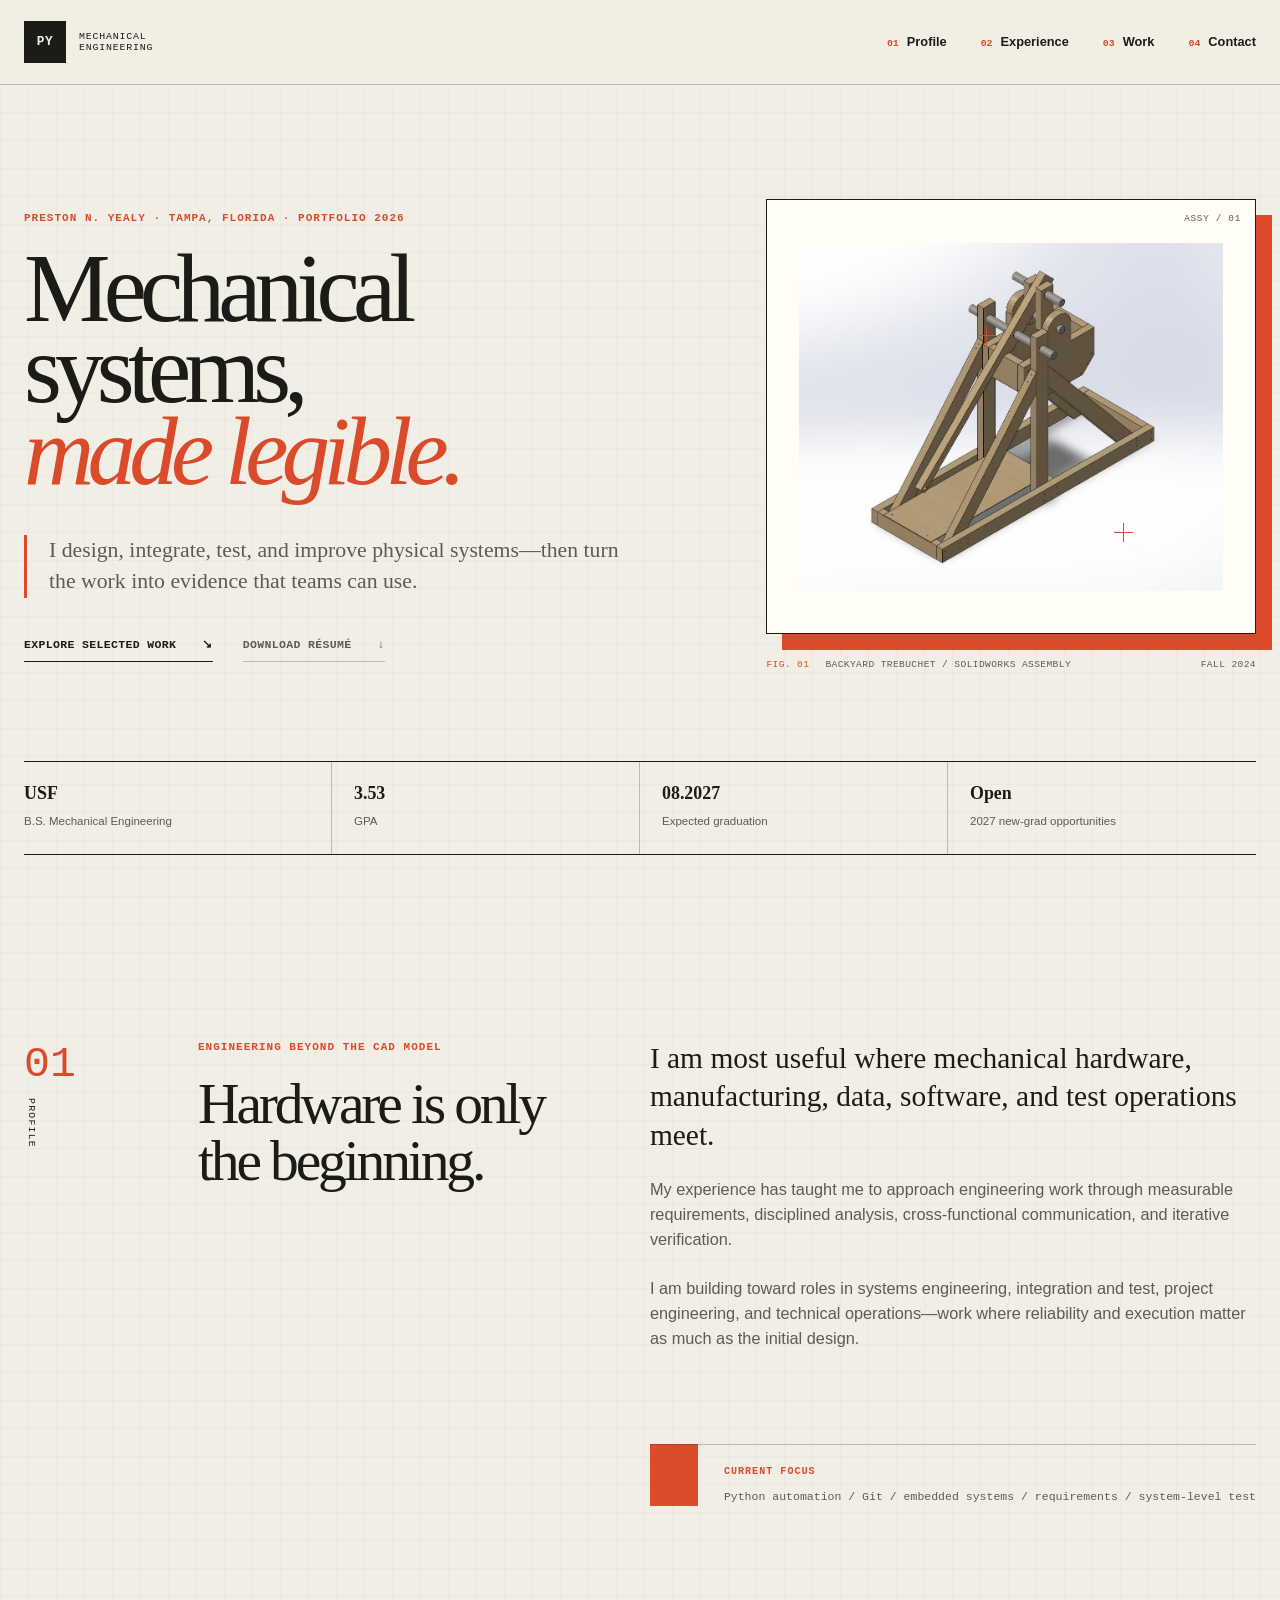
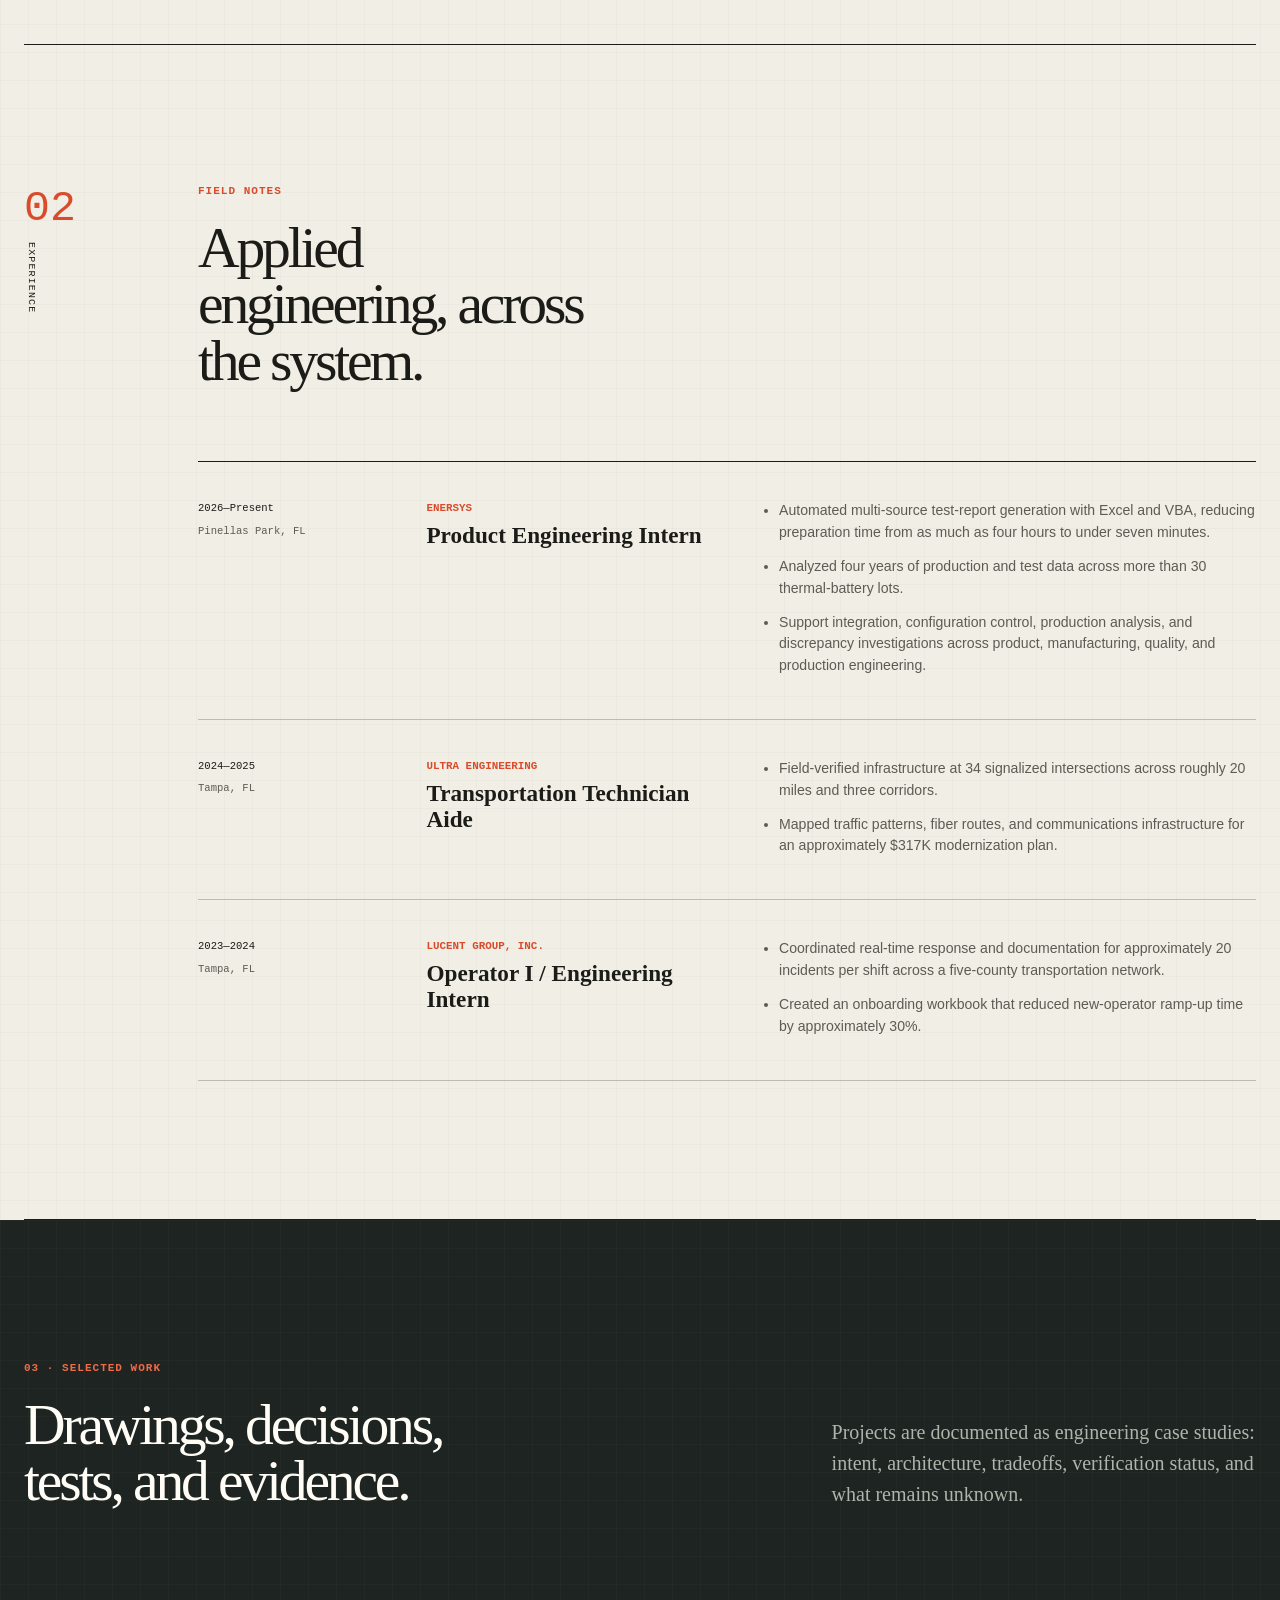
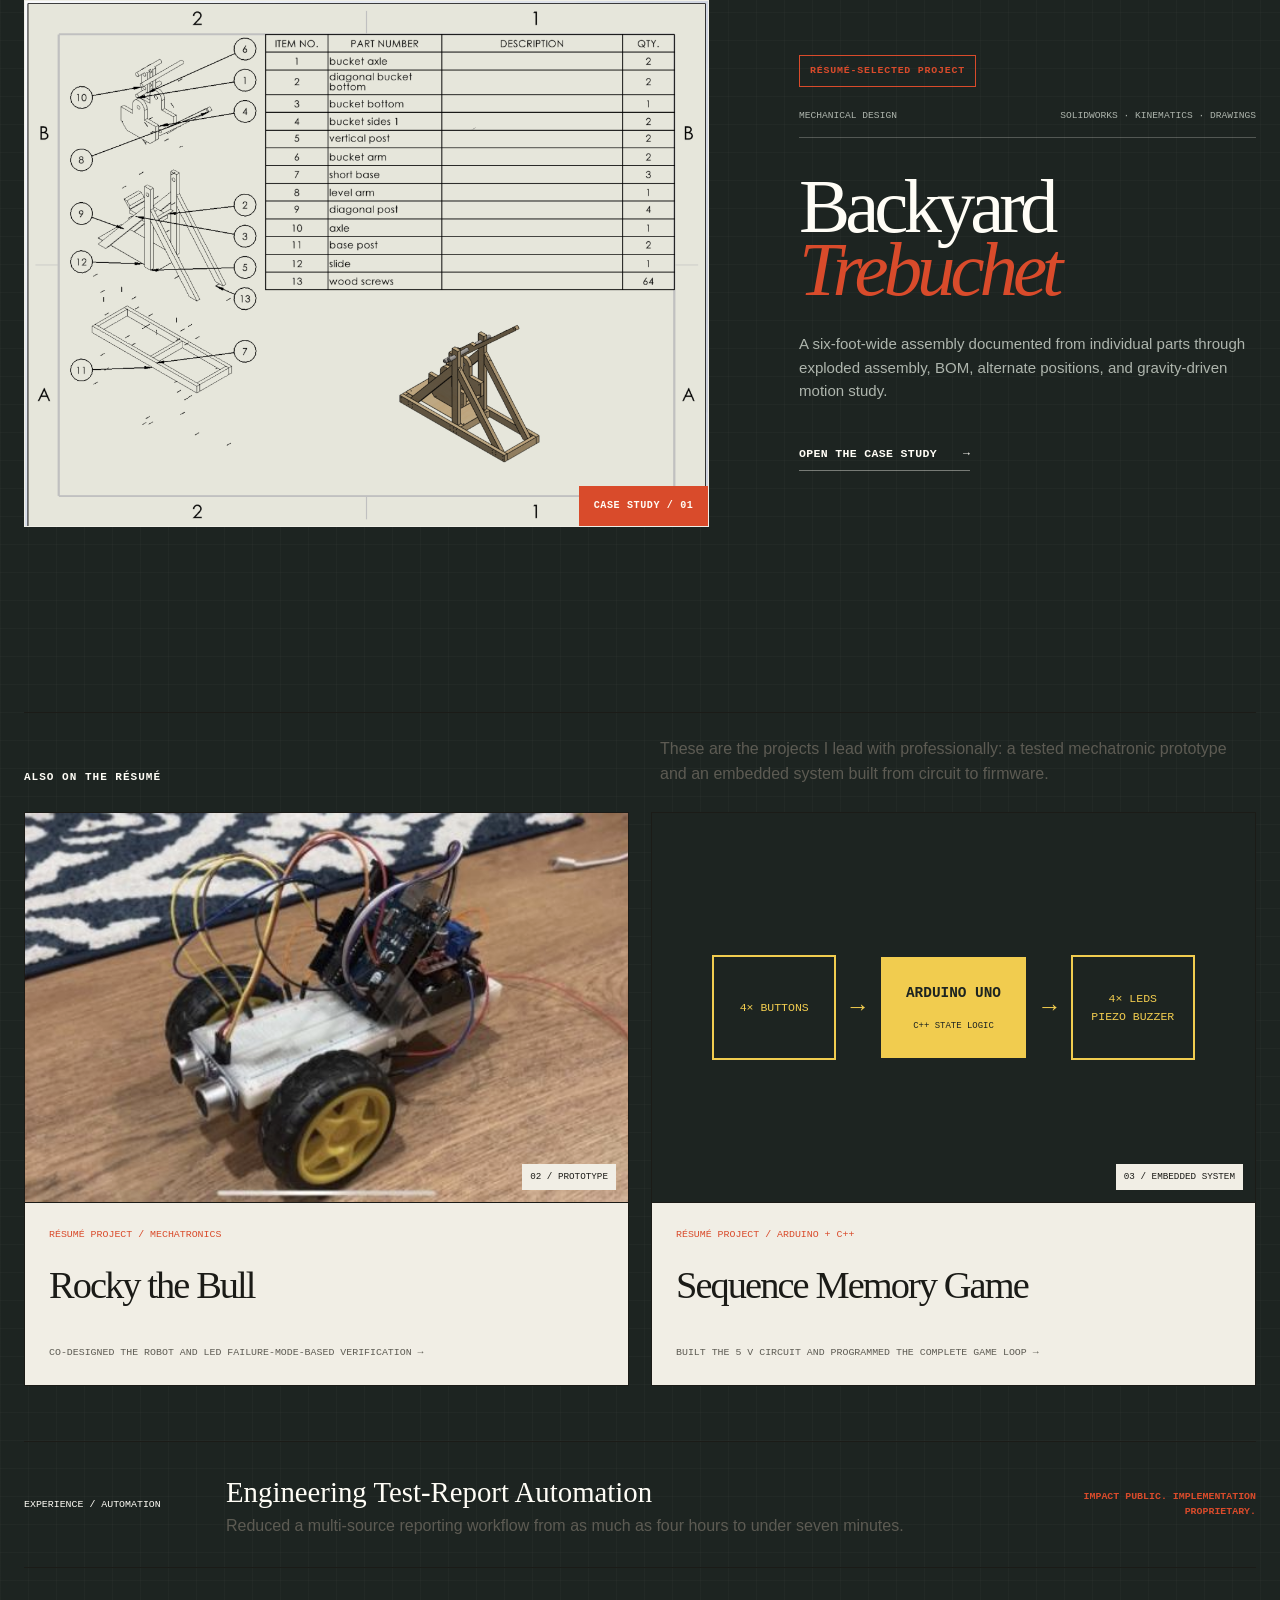
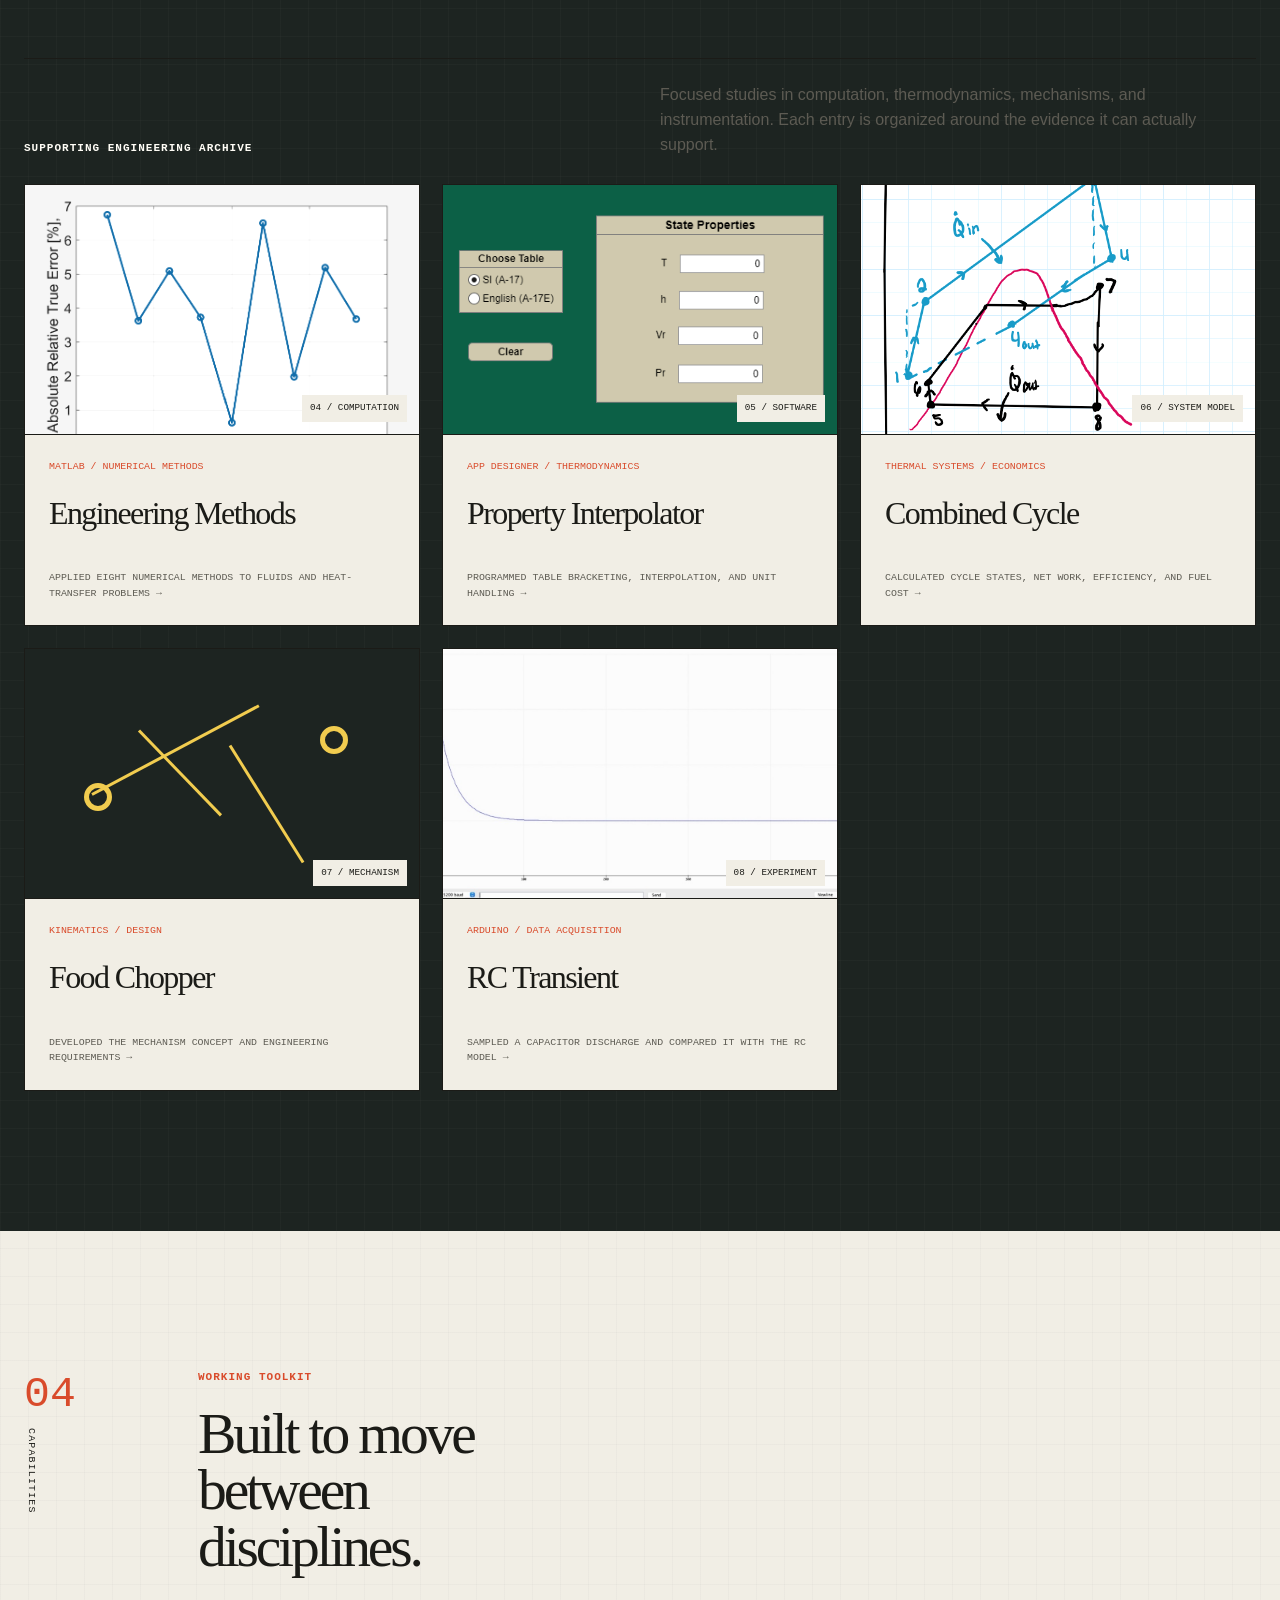
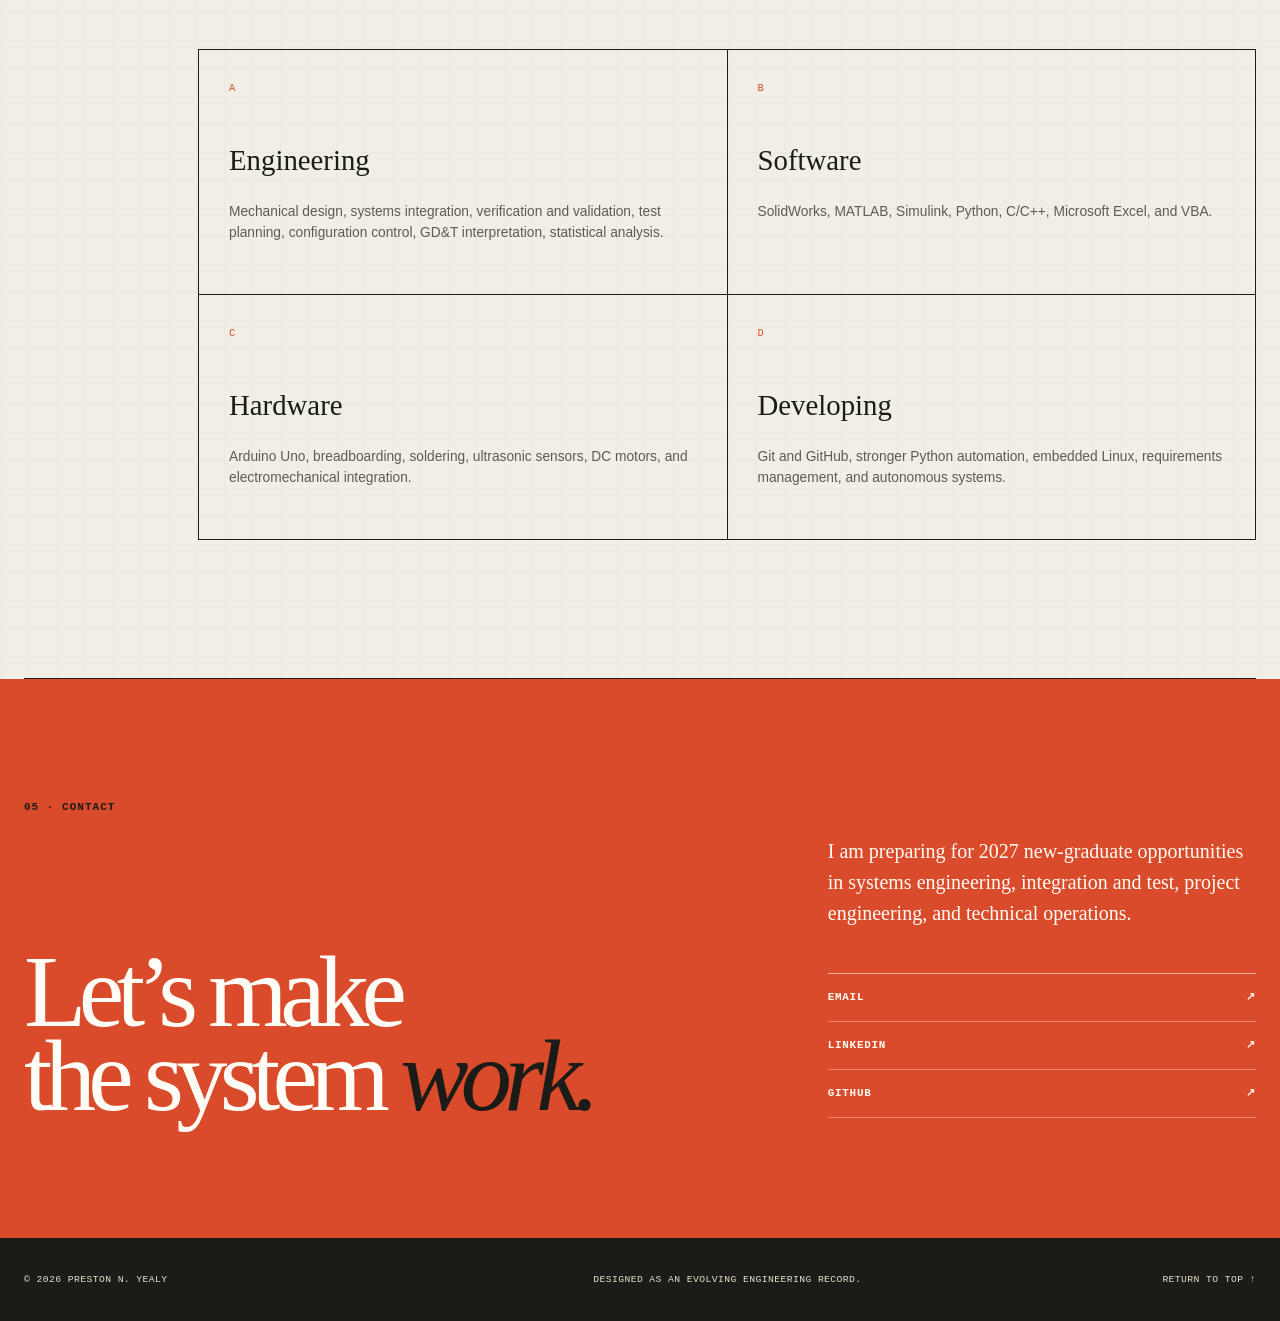
<file: index.html>
<!DOCTYPE html>
<html lang="en">
<head>
  <meta charset="UTF-8">
  <meta name="viewport" content="width=device-width, initial-scale=1.0">
  <meta name="description" content="Mechanical engineering portfolio of Preston N. Yealy, focused on systems integration, test engineering, project execution, and high-consequence products.">
  <title>Preston N. Yealy | Mechanical Engineering</title>
  <link rel="stylesheet" href="styles.css">
</head>
<body class="home-page">
  <header class="site-header">
    <div class="header-inner">
      <a class="wordmark" href="#top" aria-label="Preston Yealy, home">
        <span>PY</span>
        <small>Mechanical<br>Engineering</small>
      </a>
      <button class="menu-button" type="button" aria-expanded="false" aria-controls="site-nav">Index</button>
      <nav class="site-nav" id="site-nav" aria-label="Primary navigation">
        <a href="#about"><span>01</span>Profile</a>
        <a href="#experience"><span>02</span>Experience</a>
        <a href="#projects"><span>03</span>Work</a>
        <a href="#contact"><span>04</span>Contact</a>
      </nav>
    </div>
  </header>

  <main id="top">
    <section class="home-hero">
      <div class="hero-copy">
        <p class="kicker">Preston N. Yealy · Tampa, Florida · Portfolio 2026</p>
        <h1>Mechanical systems,<br><em>made legible.</em></h1>
        <p class="hero-intro">I design, integrate, test, and improve physical systems—then turn the work into evidence that teams can use.</p>
        <div class="hero-actions">
          <a class="text-link" href="#projects">Explore selected work <span aria-hidden="true">↘</span></a>
          <a class="text-link muted-link" href="assets/Preston_Yealy_Resume.docx">Download résumé <span aria-hidden="true">↓</span></a>
        </div>
      </div>

      <figure class="hero-figure">
        <div class="figure-frame">
          <img src="assets/projects/trebuchet/solidworks-assembly.jpg" alt="SolidWorks rendering of Preston Yealy's trebuchet assembly">
          <span class="crosshair crosshair-one" aria-hidden="true"></span>
          <span class="crosshair crosshair-two" aria-hidden="true"></span>
        </div>
        <figcaption>
          <span>Fig. 01</span>
          <span>Backyard Trebuchet / SolidWorks assembly</span>
          <span>Fall 2024</span>
        </figcaption>
      </figure>

      <ul class="hero-facts" aria-label="Quick facts">
        <li><strong>USF</strong><span>B.S. Mechanical Engineering</span></li>
        <li><strong>3.53</strong><span>GPA</span></li>
        <li><strong>08.2027</strong><span>Expected graduation</span></li>
        <li><strong>Open</strong><span>2027 new-grad opportunities</span></li>
      </ul>
    </section>

    <section id="about" class="editorial-section profile-section">
      <div class="section-index">
        <span>01</span>
        <p>Profile</p>
      </div>
      <div class="section-heading">
        <p class="kicker">Engineering beyond the CAD model</p>
        <h2>Hardware is only the beginning.</h2>
      </div>
      <div class="section-body profile-copy">
        <p class="lead">I am most useful where mechanical hardware, manufacturing, data, software, and test operations meet.</p>
        <p>My experience has taught me to approach engineering work through measurable requirements, disciplined analysis, cross-functional communication, and iterative verification.</p>
        <p>I am building toward roles in systems engineering, integration and test, project engineering, and technical operations—work where reliability and execution matter as much as the initial design.</p>
      </div>
      <aside class="margin-note">
        <span>Current focus</span>
        <p>Python automation / Git / embedded systems / requirements / system-level test</p>
      </aside>
    </section>

    <section id="experience" class="editorial-section experience-section">
      <div class="section-index">
        <span>02</span>
        <p>Experience</p>
      </div>
      <div class="section-heading">
        <p class="kicker">Field notes</p>
        <h2>Applied engineering, across the system.</h2>
      </div>
      <div class="experience-list">
        <article class="experience-row">
          <div class="experience-meta">
            <span>2026—Present</span>
            <span>Pinellas Park, FL</span>
          </div>
          <div class="experience-role">
            <p>EnerSys</p>
            <h3>Product Engineering Intern</h3>
          </div>
          <ul>
            <li>Automated multi-source test-report generation with Excel and VBA, reducing preparation time from as much as four hours to under seven minutes.</li>
            <li>Analyzed four years of production and test data across more than 30 thermal-battery lots.</li>
            <li>Support integration, configuration control, production analysis, and discrepancy investigations across product, manufacturing, quality, and production engineering.</li>
          </ul>
        </article>
        <article class="experience-row">
          <div class="experience-meta">
            <span>2024—2025</span>
            <span>Tampa, FL</span>
          </div>
          <div class="experience-role">
            <p>Ultra Engineering</p>
            <h3>Transportation Technician Aide</h3>
          </div>
          <ul>
            <li>Field-verified infrastructure at 34 signalized intersections across roughly 20 miles and three corridors.</li>
            <li>Mapped traffic patterns, fiber routes, and communications infrastructure for an approximately $317K modernization plan.</li>
          </ul>
        </article>
        <article class="experience-row">
          <div class="experience-meta">
            <span>2023—2024</span>
            <span>Tampa, FL</span>
          </div>
          <div class="experience-role">
            <p>Lucent Group, Inc.</p>
            <h3>Operator I / Engineering Intern</h3>
          </div>
          <ul>
            <li>Coordinated real-time response and documentation for approximately 20 incidents per shift across a five-county transportation network.</li>
            <li>Created an onboarding workbook that reduced new-operator ramp-up time by approximately 30%.</li>
          </ul>
        </article>
      </div>
    </section>

    <section id="projects" class="work-section">
      <div class="work-intro">
        <div>
          <p class="kicker">03 · Selected work</p>
          <h2>Drawings, decisions,<br>tests, and evidence.</h2>
        </div>
        <p>Projects are documented as engineering case studies: intent, architecture, tradeoffs, verification status, and what remains unknown.</p>
      </div>

      <article class="featured-work">
        <a class="featured-image" href="projects/trebuchet.html" aria-label="Read the Backyard Trebuchet case study">
          <img src="assets/projects/trebuchet/exploded-view-bom.png" alt="Exploded SolidWorks drawing and bill of materials for the trebuchet" loading="lazy">
          <span class="image-stamp">Case study / 01</span>
        </a>
        <div class="featured-copy">
          <span class="resume-project-badge">Résumé-selected project</span>
          <div class="project-meta">
            <span>Mechanical design</span>
            <span>SolidWorks · Kinematics · Drawings</span>
          </div>
          <h3>Backyard<br><em>Trebuchet</em></h3>
          <p>A six-foot-wide assembly documented from individual parts through exploded assembly, BOM, alternate positions, and gravity-driven motion study.</p>
          <a class="project-link" href="projects/trebuchet.html">Open the case study <span aria-hidden="true">→</span></a>
        </div>
      </article>

      <div class="collection-heading">
        <p class="kicker">Also on the résumé</p>
        <p>These are the projects I lead with professionally: a tested mechatronic prototype and an embedded system built from circuit to firmware.</p>
      </div>
      <div class="resume-project-grid">
        <a class="project-card project-card--rocky" href="projects/rocky.html">
          <figure><img src="assets/projects/rocky/integration-test.jpg" alt="Rocky the Bull robot during chassis integration and testing" loading="lazy"><figcaption>02 / Prototype</figcaption></figure>
          <div><p>Résumé project / Mechatronics</p><h3>Rocky the Bull</h3><span>Co-designed the robot and led failure-mode-based verification &rarr;</span></div>
        </a>
        <a class="project-card project-card--arduino" href="projects/arduino-memory-game.html">
          <figure class="card-circuit" aria-label="Arduino memory game system diagram">
            <div class="mini-system"><span class="mini-input">4× buttons</span><i>&rarr;</i><strong>Arduino Uno<br><small>C++ state logic</small></strong><i>&rarr;</i><span class="mini-output">4× LEDs<br>piezo buzzer</span></div>
            <figcaption>03 / Embedded system</figcaption>
          </figure>
          <div><p>Résumé project / Arduino + C++</p><h3>Sequence Memory Game</h3><span>Built the 5 V circuit and programmed the complete game loop &rarr;</span></div>
        </a>
      </div>

      <aside class="confidential-work">
        <span>Experience / Automation</span>
        <div><h3>Engineering Test-Report Automation</h3><p>Reduced a multi-source reporting workflow from as much as four hours to under seven minutes.</p></div>
        <strong>Impact public. Implementation proprietary.</strong>
      </aside>

      <div class="collection-heading supporting-heading">
        <p class="kicker">Supporting engineering archive</p>
        <p>Focused studies in computation, thermodynamics, mechanisms, and instrumentation. Each entry is organized around the evidence it can actually support.</p>
      </div>
      <div class="project-mosaic" aria-label="Supporting project case studies">
        <a class="project-card project-card--computational" href="projects/computational-methods.html">
          <figure><img src="assets/projects/computational/velocity-plot.png" alt="MATLAB comparison of theoretical and experimental pipe velocity" loading="lazy"><figcaption>04 / Computation</figcaption></figure>
          <div><p>MATLAB / Numerical methods</p><h3>Engineering Methods</h3><span>Applied eight numerical methods to fluids and heat-transfer problems &rarr;</span></div>
        </a>
        <a class="project-card project-card--software" href="projects/ideal-gas-interpolator.html">
          <figure><img src="assets/projects/ideal-gas/app-screenshot.png" alt="Ideal gas property interpolation application interface" loading="lazy"><figcaption>05 / Software</figcaption></figure>
          <div><p>App Designer / Thermodynamics</p><h3>Property Interpolator</h3><span>Programmed table bracketing, interpolation, and unit handling &rarr;</span></div>
        </a>
        <a class="project-card project-card--thermal" href="projects/combined-cycle.html">
          <figure><img src="assets/projects/thermal/ts-diagram.png" alt="Temperature-entropy diagram for a combined power cycle" loading="lazy"><figcaption>06 / System model</figcaption></figure>
          <div><p>Thermal systems / Economics</p><h3>Combined Cycle</h3><span>Calculated cycle states, net work, efficiency, and fuel cost &rarr;</span></div>
        </a>
        <a class="project-card project-card--mechanism" href="projects/food-chopper.html">
          <figure class="card-mechanism" aria-label="Abstract linkage diagram"><i></i><i></i><i></i><b></b><b></b><figcaption>07 / Mechanism</figcaption></figure>
          <div><p>Kinematics / Design</p><h3>Food Chopper</h3><span>Developed the mechanism concept and engineering requirements &rarr;</span></div>
        </a>
        <a class="project-card project-card--experiment" href="projects/rc-transient.html">
          <figure><img src="assets/projects/rc-transient/decay-graph.jpg" alt="Measured RC discharge curve from Arduino Serial Plotter" loading="lazy"><figcaption>08 / Experiment</figcaption></figure>
          <div><p>Arduino / Data acquisition</p><h3>RC Transient</h3><span>Sampled a capacitor discharge and compared it with the RC model &rarr;</span></div>
        </a>
      </div>
    </section>

    <section id="skills" class="editorial-section capabilities-section">
      <div class="section-index">
        <span>04</span>
        <p>Capabilities</p>
      </div>
      <div class="section-heading">
        <p class="kicker">Working toolkit</p>
        <h2>Built to move between disciplines.</h2>
      </div>
      <div class="capability-grid">
        <article><span>A</span><h3>Engineering</h3><p>Mechanical design, systems integration, verification and validation, test planning, configuration control, GD&amp;T interpretation, statistical analysis.</p></article>
        <article><span>B</span><h3>Software</h3><p>SolidWorks, MATLAB, Simulink, Python, C/C++, Microsoft Excel, and VBA.</p></article>
        <article><span>C</span><h3>Hardware</h3><p>Arduino Uno, breadboarding, soldering, ultrasonic sensors, DC motors, and electromechanical integration.</p></article>
        <article><span>D</span><h3>Developing</h3><p>Git and GitHub, stronger Python automation, embedded Linux, requirements management, and autonomous systems.</p></article>
      </div>
    </section>

    <section id="contact" class="contact-section">
      <p class="kicker">05 · Contact</p>
      <div class="contact-grid">
        <h2>Let’s make<br>the system <em>work.</em></h2>
        <div>
          <p>I am preparing for 2027 new-graduate opportunities in systems engineering, integration and test, project engineering, and technical operations.</p>
          <div class="contact-links">
            <a href="mailto:prestonyealy@gmail.com">Email <span>↗</span></a>
            <a href="https://www.linkedin.com/in/preston-yealy" target="_blank" rel="noreferrer">LinkedIn <span>↗</span></a>
            <a href="https://github.com/prestonyealy" target="_blank" rel="noreferrer">GitHub <span>↗</span></a>
          </div>
        </div>
      </div>
    </section>
  </main>

  <footer class="site-footer">
    <p>© <span data-year></span> Preston N. Yealy</p>
    <p>Designed as an evolving engineering record.</p>
    <a href="#top">Return to top ↑</a>
  </footer>

  <script src="script.js"></script>
</body>
</html>
</file>
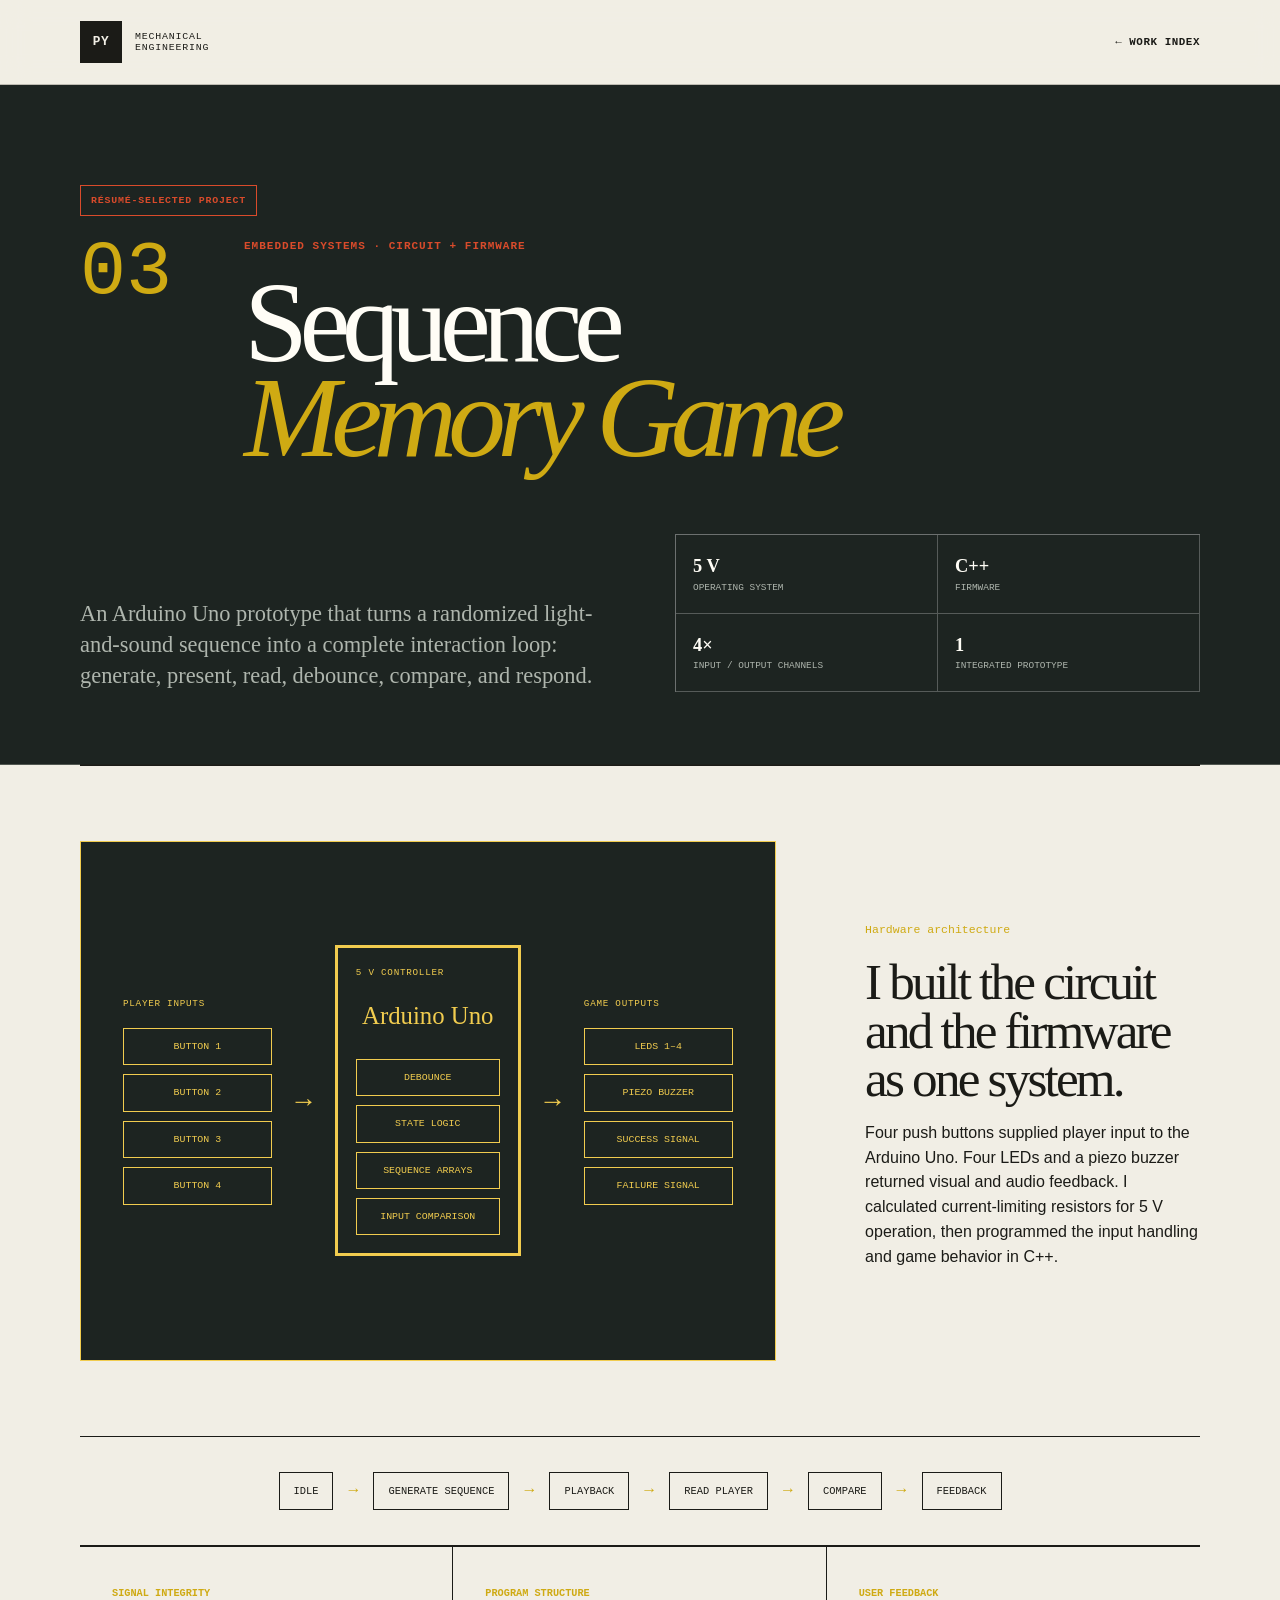
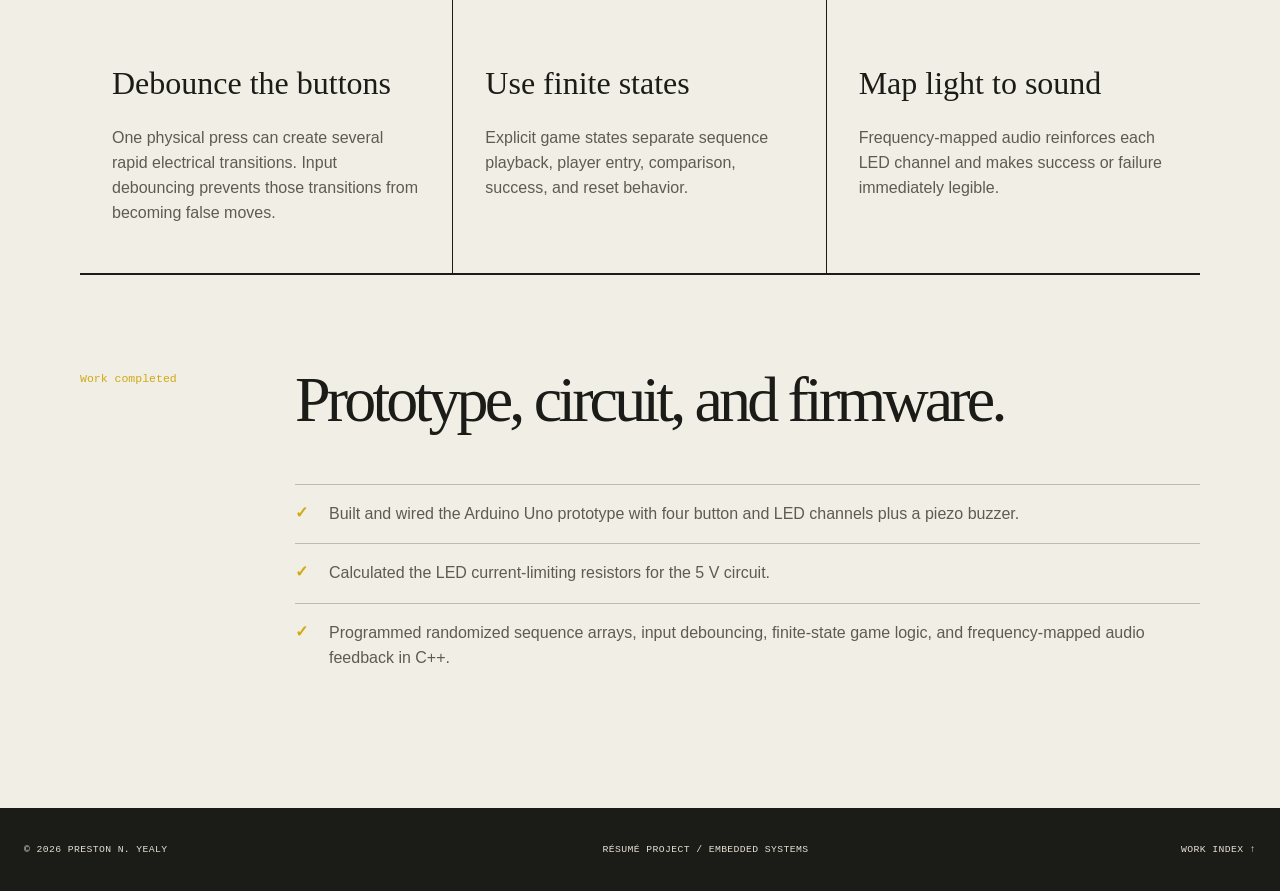
<file: projects/arduino-memory-game.html>
<!DOCTYPE html>
<html lang="en">
<head><meta charset="UTF-8"><meta name="viewport" content="width=device-width, initial-scale=1.0"><meta name="description" content="Arduino sequence memory game case study by Preston N. Yealy."><title>Arduino Memory Game | Preston N. Yealy</title><link rel="stylesheet" href="../styles.css"></head>
<body class="project-page project-arduino">
<header class="site-header case-header"><div class="header-inner"><a class="wordmark" href="../index.html"><span>PY</span><small>Mechanical<br>Engineering</small></a><a class="back-link" href="../index.html#projects">← Work index</a></div></header>
<main class="case-main">
  <section class="case-masthead"><span class="resume-project-badge">Résumé-selected project</span><div class="case-title-grid"><span class="case-number">03</span><div><p class="kicker">Embedded systems · Circuit + firmware</p><h1>Sequence<br><em>Memory Game</em></h1></div></div><div class="case-summary"><p>An Arduino Uno prototype that turns a randomized light-and-sound sequence into a complete interaction loop: generate, present, read, debounce, compare, and respond.</p><ul class="case-facts"><li><strong>5 V</strong><span>Operating system</span></li><li><strong>C++</strong><span>Firmware</span></li><li><strong>4×</strong><span>Input / output channels</span></li><li><strong>1</strong><span>Integrated prototype</span></li></ul></div></section>
  <section class="embedded-hero"><div class="system-diagram" aria-label="Arduino memory game input, controller, and output diagram"><div class="diagram-column"><span>Player inputs</span><b>Button 1</b><b>Button 2</b><b>Button 3</b><b>Button 4</b></div><i>&rarr;</i><div class="diagram-controller"><small>5 V controller</small><strong>Arduino Uno</strong><span>Debounce</span><span>State logic</span><span>Sequence arrays</span><span>Input comparison</span></div><i>&rarr;</i><div class="diagram-column"><span>Game outputs</span><b>LEDs 1–4</b><b>Piezo buzzer</b><b>Success signal</b><b>Failure signal</b></div></div><div><span class="case-section-index">Hardware architecture</span><h2>I built the circuit and the firmware as one system.</h2><p>Four push buttons supplied player input to the Arduino Uno. Four LEDs and a piezo buzzer returned visual and audio feedback. I calculated current-limiting resistors for 5 V operation, then programmed the input handling and game behavior in C++.</p></div></section>
  <section class="state-flow"><span>Idle</span><i>→</i><span>Generate sequence</span><i>→</i><span>Playback</span><i>→</i><span>Read player</span><i>→</i><span>Compare</span><i>→</i><span>Feedback</span></section>
  <section class="decision-board"><div><span>Signal integrity</span><h3>Debounce the buttons</h3><p>One physical press can create several rapid electrical transitions. Input debouncing prevents those transitions from becoming false moves.</p></div><div><span>Program structure</span><h3>Use finite states</h3><p>Explicit game states separate sequence playback, player entry, comparison, success, and reset behavior.</p></div><div><span>User feedback</span><h3>Map light to sound</h3><p>Frequency-mapped audio reinforces each LED channel and makes success or failure immediately legible.</p></div></section>
  <section class="work-record"><span class="case-section-index">Work completed</span><h2>Prototype, circuit, and firmware.</h2><ul><li>Built and wired the Arduino Uno prototype with four button and LED channels plus a piezo buzzer.</li><li>Calculated the LED current-limiting resistors for the 5 V circuit.</li><li>Programmed randomized sequence arrays, input debouncing, finite-state game logic, and frequency-mapped audio feedback in C++.</li></ul></section>
</main><footer class="site-footer"><p>© <span data-year></span> Preston N. Yealy</p><p>Résumé project / Embedded systems</p><a href="../index.html#projects">Work index ↑</a></footer><script src="../script.js"></script></body></html>
</file>
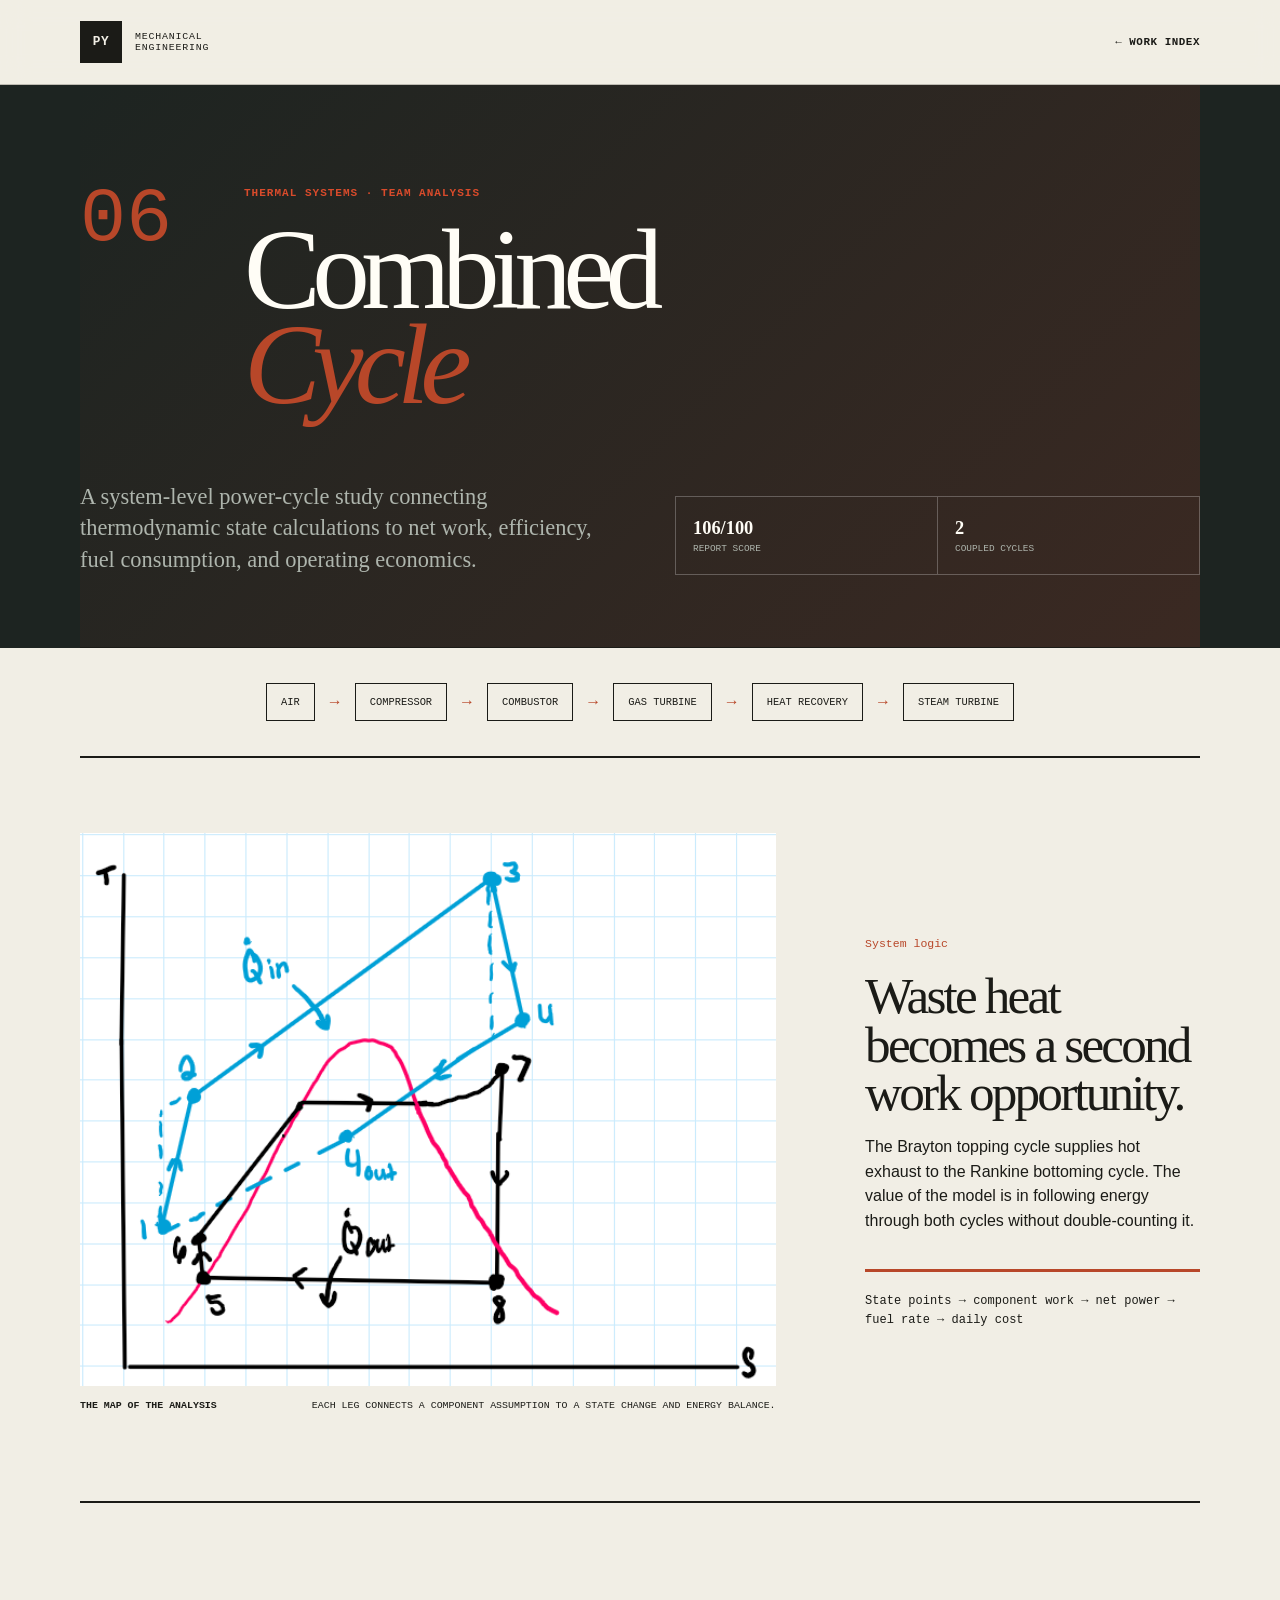
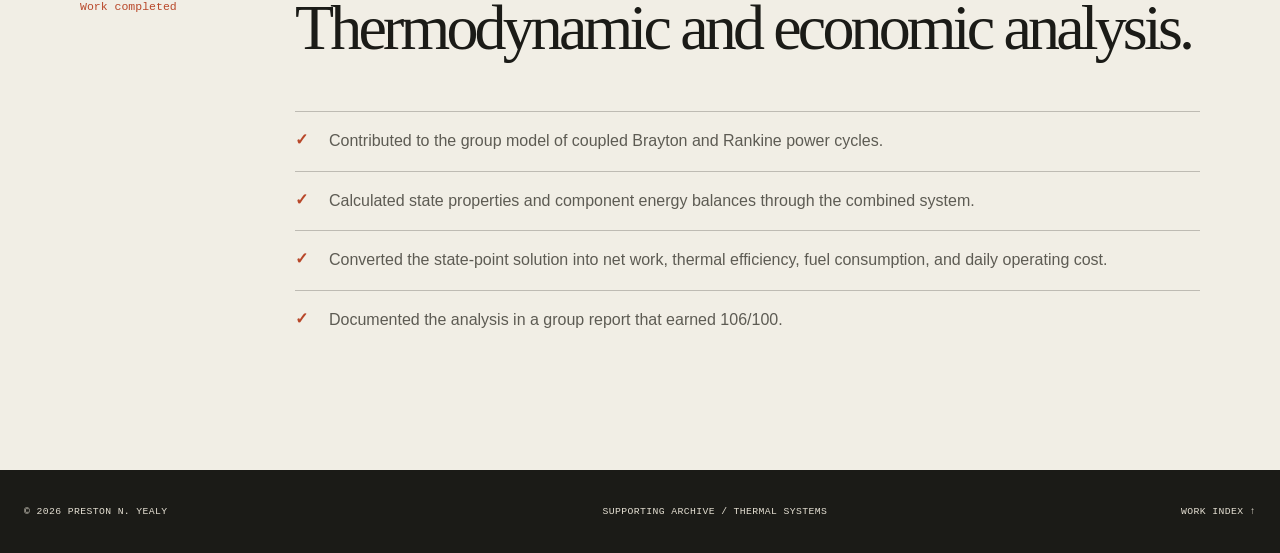
<file: projects/combined-cycle.html>
<!DOCTYPE html><html lang="en"><head><meta charset="UTF-8"><meta name="viewport" content="width=device-width,initial-scale=1"><meta name="description" content="Combined-cycle thermal system analysis by Preston N. Yealy."><title>Combined Cycle | Preston N. Yealy</title><link rel="stylesheet" href="../styles.css"></head>
<body class="project-page project-thermal"><header class="site-header case-header"><div class="header-inner"><a class="wordmark" href="../index.html"><span>PY</span><small>Mechanical<br>Engineering</small></a><a class="back-link" href="../index.html#projects">← Work index</a></div></header><main class="case-main">
<section class="case-masthead"><div class="case-title-grid"><span class="case-number">06</span><div><p class="kicker">Thermal systems · Team analysis</p><h1>Combined<br><em>Cycle</em></h1></div></div><div class="case-summary"><p>A system-level power-cycle study connecting thermodynamic state calculations to net work, efficiency, fuel consumption, and operating economics.</p><ul class="case-facts"><li><strong>106/100</strong><span>Report score</span></li><li><strong>2</strong><span>Coupled cycles</span></li></ul></div></section>
<section class="cycle-flow"><span>Air</span><i>→</i><span>Compressor</span><i>→</i><span>Combustor</span><i>→</i><span>Gas turbine</span><i>→</i><span>Heat recovery</span><i>→</i><span>Steam turbine</span></section>
<section class="thermal-board"><figure><img src="../assets/projects/thermal/ts-diagram.png" alt="Temperature entropy diagram for the combined cycle"><figcaption><b>The map of the analysis</b><span>Each leg connects a component assumption to a state change and energy balance.</span></figcaption></figure><div><span class="case-section-index">System logic</span><h2>Waste heat becomes a second work opportunity.</h2><p>The Brayton topping cycle supplies hot exhaust to the Rankine bottoming cycle. The value of the model is in following energy through both cycles without double-counting it.</p><blockquote>State points → component work → net power → fuel rate → daily cost</blockquote></div></section>
<section class="work-record"><span class="case-section-index">Work completed</span><h2>Thermodynamic and economic analysis.</h2><ul><li>Contributed to the group model of coupled Brayton and Rankine power cycles.</li><li>Calculated state properties and component energy balances through the combined system.</li><li>Converted the state-point solution into net work, thermal efficiency, fuel consumption, and daily operating cost.</li><li>Documented the analysis in a group report that earned 106/100.</li></ul></section>
</main><footer class="site-footer"><p>© <span data-year></span> Preston N. Yealy</p><p>Supporting archive / Thermal systems</p><a href="../index.html#projects">Work index ↑</a></footer><script src="../script.js"></script></body></html>
</file>
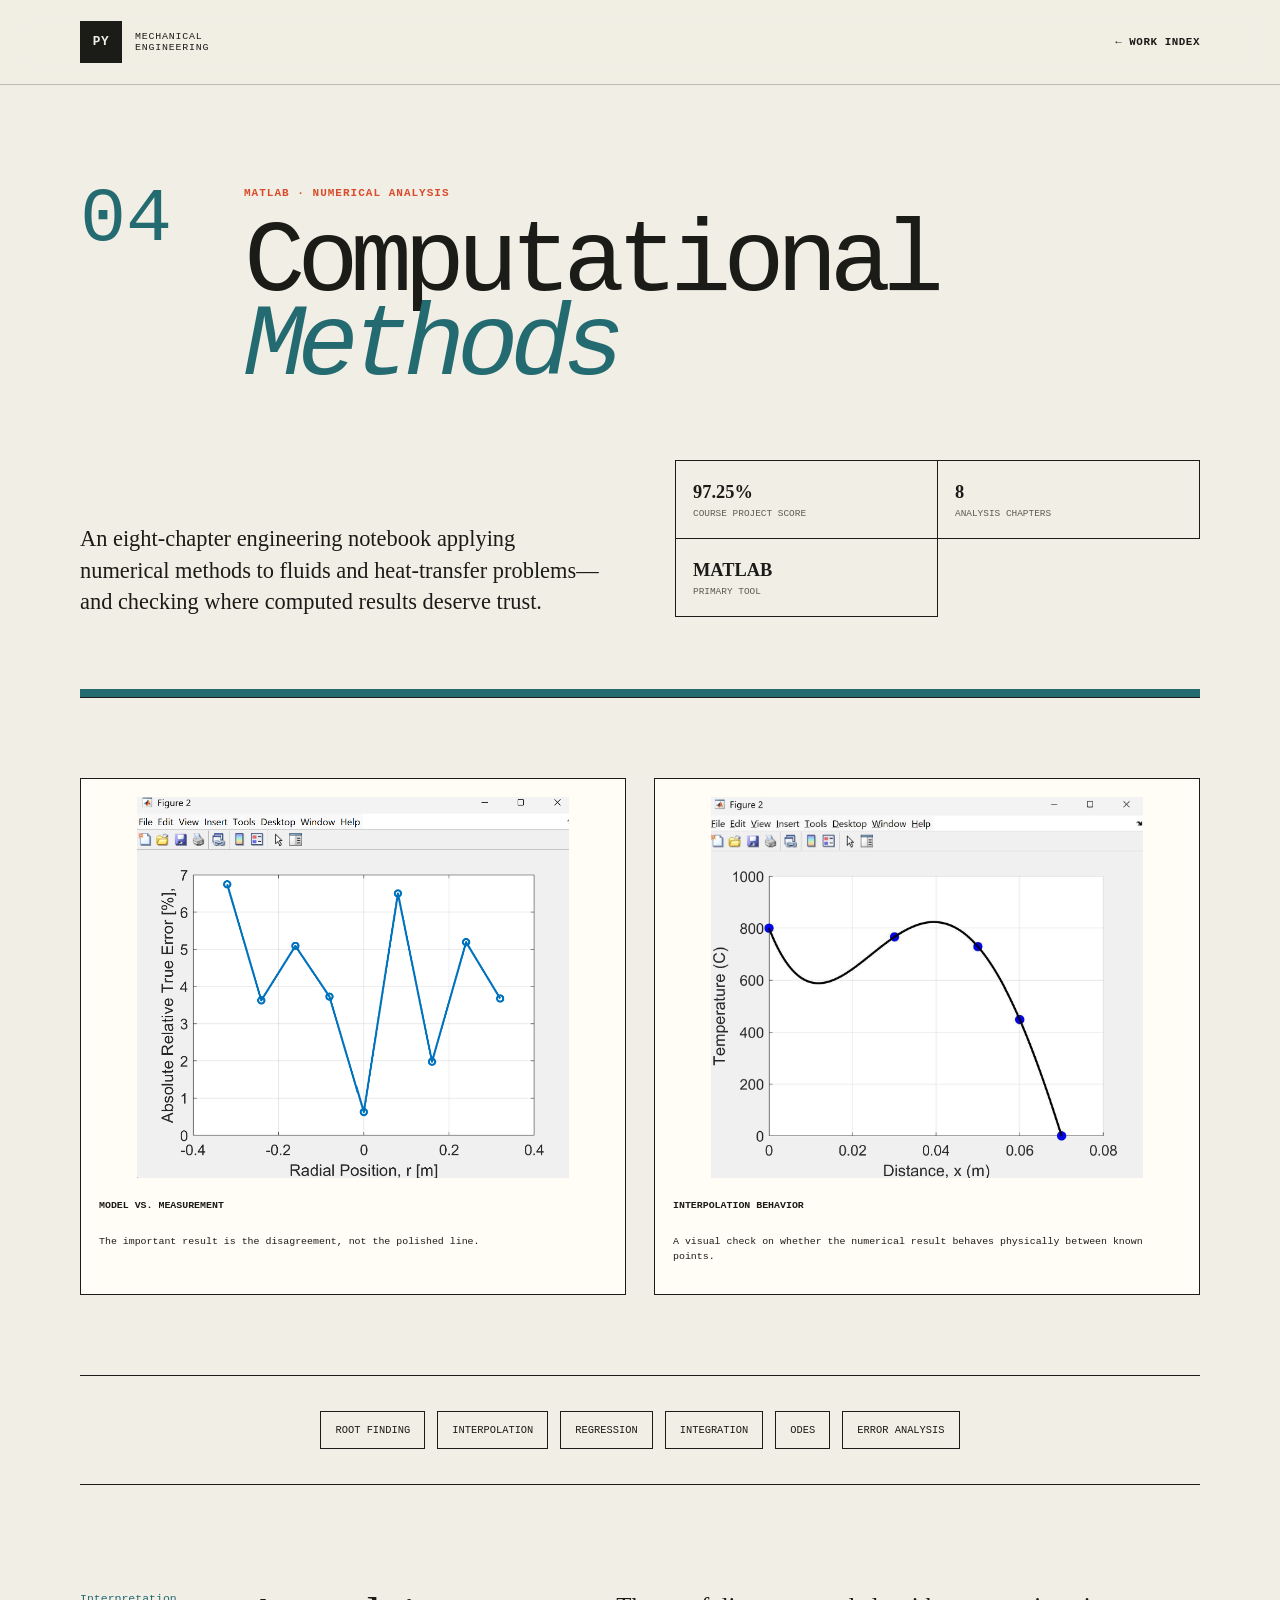
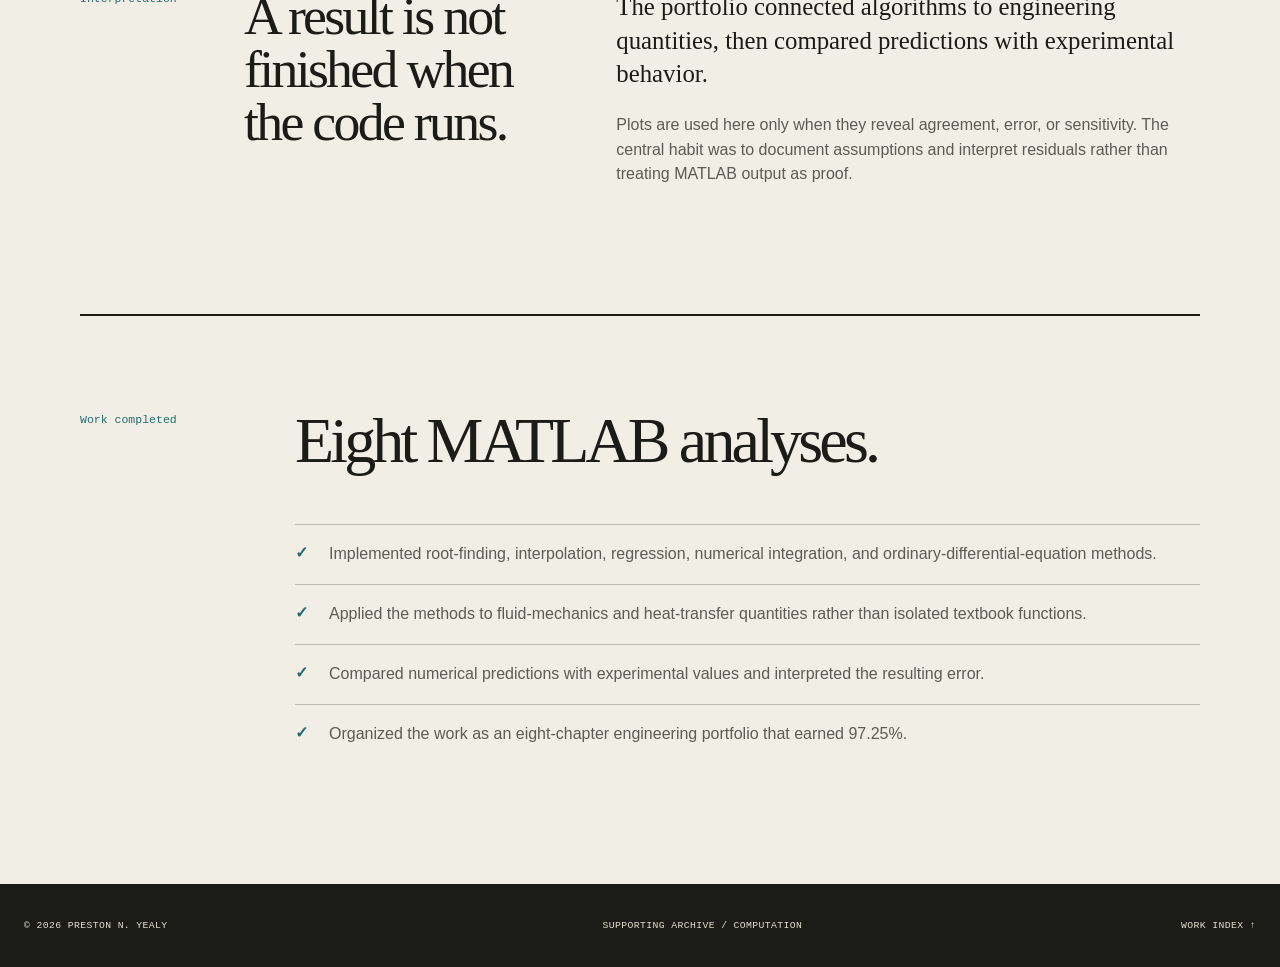
<file: projects/computational-methods.html>
<!DOCTYPE html><html lang="en"><head><meta charset="UTF-8"><meta name="viewport" content="width=device-width,initial-scale=1"><meta name="description" content="Computational engineering methods portfolio by Preston N. Yealy."><title>Computational Methods | Preston N. Yealy</title><link rel="stylesheet" href="../styles.css"></head>
<body class="project-page project-computational"><header class="site-header case-header"><div class="header-inner"><a class="wordmark" href="../index.html"><span>PY</span><small>Mechanical<br>Engineering</small></a><a class="back-link" href="../index.html#projects">← Work index</a></div></header><main class="case-main">
<section class="case-masthead"><div class="case-title-grid"><span class="case-number">04</span><div><p class="kicker">MATLAB · Numerical analysis</p><h1>Computational<br><em>Methods</em></h1></div></div><div class="case-summary"><p>An eight-chapter engineering notebook applying numerical methods to fluids and heat-transfer problems—and checking where computed results deserve trust.</p><ul class="case-facts"><li><strong>97.25%</strong><span>Course project score</span></li><li><strong>8</strong><span>Analysis chapters</span></li><li><strong>MATLAB</strong><span>Primary tool</span></li></ul></div></section>
<section class="analysis-wall"><figure><img src="../assets/projects/computational/velocity-plot.png" alt="Theoretical and experimental pipe velocity comparison"><figcaption><b>Model vs. measurement</b><span>The important result is the disagreement, not the polished line.</span></figcaption></figure><figure><img src="../assets/projects/computational/interpolation-plot.jpg" alt="Interpolation result plot"><figcaption><b>Interpolation behavior</b><span>A visual check on whether the numerical result behaves physically between known points.</span></figcaption></figure></section>
<section class="method-strip"><span>Root finding</span><span>Interpolation</span><span>Regression</span><span>Integration</span><span>ODEs</span><span>Error analysis</span></section>
<section class="case-section"><span class="case-section-index">Interpretation</span><h2>A result is not finished when the code runs.</h2><div class="case-prose"><p class="lead">The portfolio connected algorithms to engineering quantities, then compared predictions with experimental behavior.</p><p>Plots are used here only when they reveal agreement, error, or sensitivity. The central habit was to document assumptions and interpret residuals rather than treating MATLAB output as proof.</p></div></section>
<section class="work-record"><span class="case-section-index">Work completed</span><h2>Eight MATLAB analyses.</h2><ul><li>Implemented root-finding, interpolation, regression, numerical integration, and ordinary-differential-equation methods.</li><li>Applied the methods to fluid-mechanics and heat-transfer quantities rather than isolated textbook functions.</li><li>Compared numerical predictions with experimental values and interpreted the resulting error.</li><li>Organized the work as an eight-chapter engineering portfolio that earned 97.25%.</li></ul></section>
</main><footer class="site-footer"><p>© <span data-year></span> Preston N. Yealy</p><p>Supporting archive / Computation</p><a href="../index.html#projects">Work index ↑</a></footer><script src="../script.js"></script></body></html>
</file>
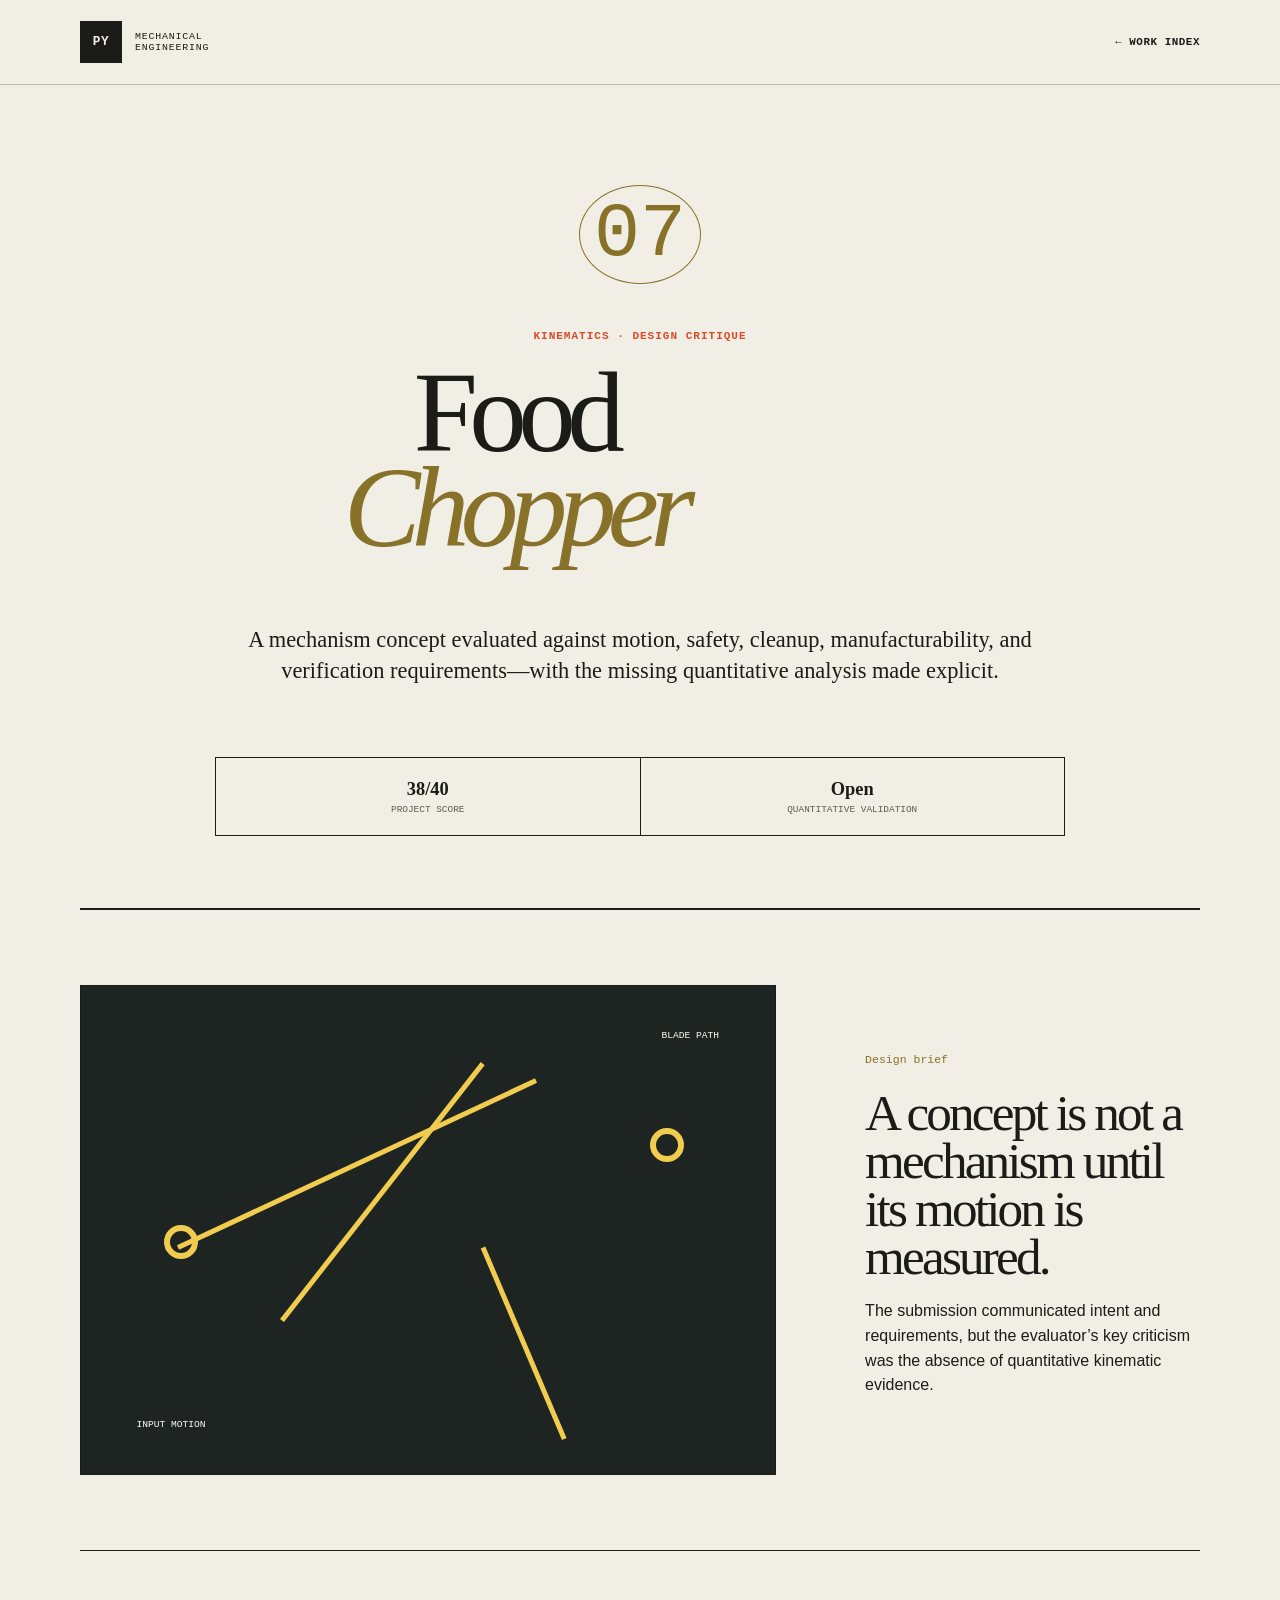
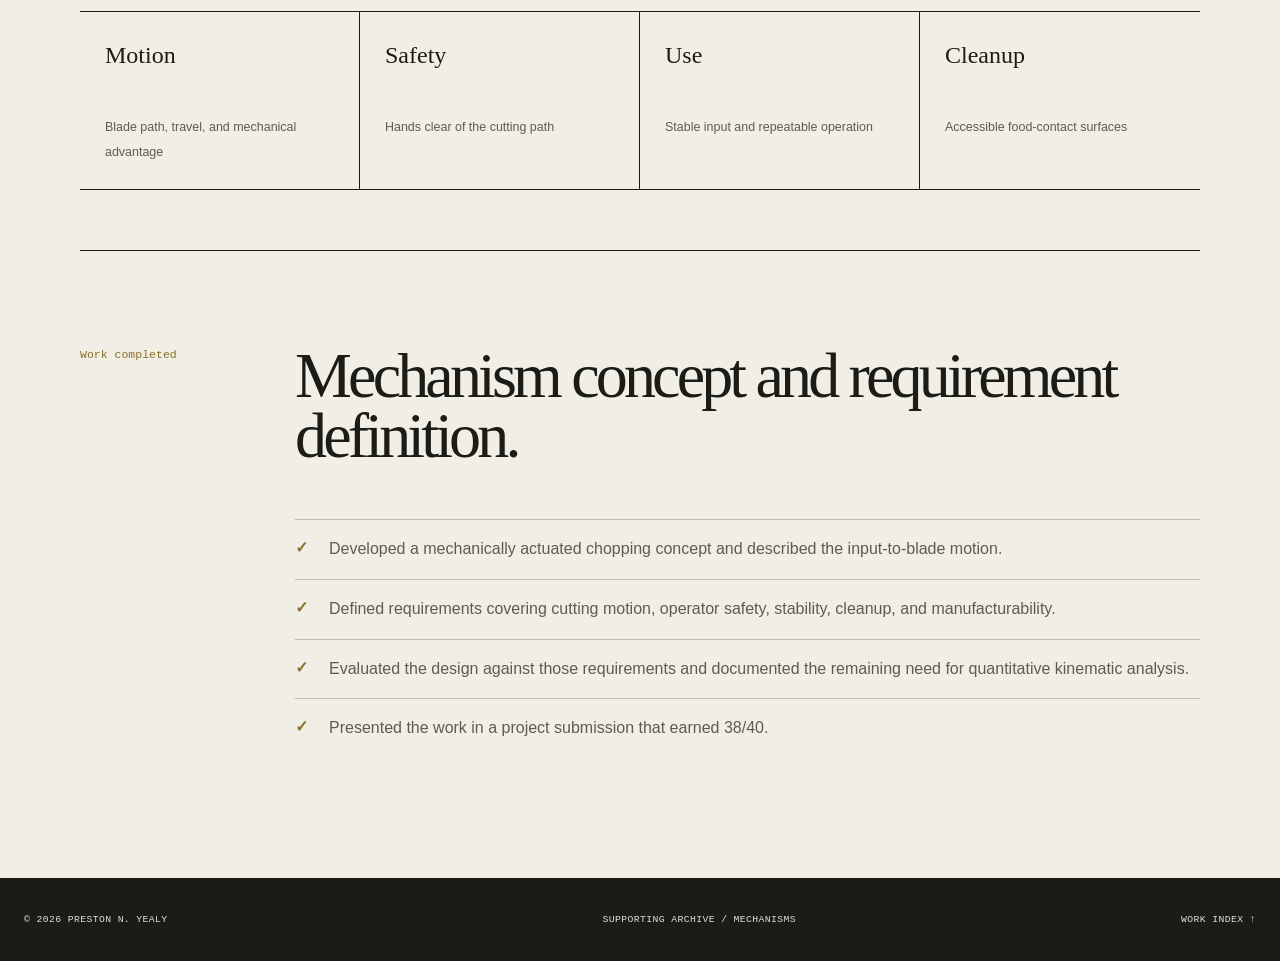
<file: projects/food-chopper.html>
<!DOCTYPE html><html lang="en"><head><meta charset="UTF-8"><meta name="viewport" content="width=device-width,initial-scale=1"><meta name="description" content="Food chopper mechanism design study by Preston N. Yealy."><title>Food Chopper | Preston N. Yealy</title><link rel="stylesheet" href="../styles.css"></head>
<body class="project-page project-mechanism"><header class="site-header case-header"><div class="header-inner"><a class="wordmark" href="../index.html"><span>PY</span><small>Mechanical<br>Engineering</small></a><a class="back-link" href="../index.html#projects">← Work index</a></div></header><main class="case-main">
<section class="case-masthead"><div class="case-title-grid"><span class="case-number">07</span><div><p class="kicker">Kinematics · Design critique</p><h1>Food<br><em>Chopper</em></h1></div></div><div class="case-summary"><p>A mechanism concept evaluated against motion, safety, cleanup, manufacturability, and verification requirements—with the missing quantitative analysis made explicit.</p><ul class="case-facts"><li><strong>38/40</strong><span>Project score</span></li><li><strong>Open</strong><span>Quantitative validation</span></li></ul></div></section>
<section class="mechanism-brief"><div class="mechanism-drawing"><i></i><i></i><i></i><b></b><b></b><span>Input motion</span><span>Blade path</span></div><div><span class="case-section-index">Design brief</span><h2>A concept is not a mechanism until its motion is measured.</h2><p>The submission communicated intent and requirements, but the evaluator’s key criticism was the absence of quantitative kinematic evidence.</p></div></section>
<section class="requirements-board"><div><b>Motion</b><span>Blade path, travel, and mechanical advantage</span></div><div><b>Safety</b><span>Hands clear of the cutting path</span></div><div><b>Use</b><span>Stable input and repeatable operation</span></div><div><b>Cleanup</b><span>Accessible food-contact surfaces</span></div></section>
<section class="work-record"><span class="case-section-index">Work completed</span><h2>Mechanism concept and requirement definition.</h2><ul><li>Developed a mechanically actuated chopping concept and described the input-to-blade motion.</li><li>Defined requirements covering cutting motion, operator safety, stability, cleanup, and manufacturability.</li><li>Evaluated the design against those requirements and documented the remaining need for quantitative kinematic analysis.</li><li>Presented the work in a project submission that earned 38/40.</li></ul></section>
</main><footer class="site-footer"><p>© <span data-year></span> Preston N. Yealy</p><p>Supporting archive / Mechanisms</p><a href="../index.html#projects">Work index ↑</a></footer><script src="../script.js"></script></body></html>
</file>
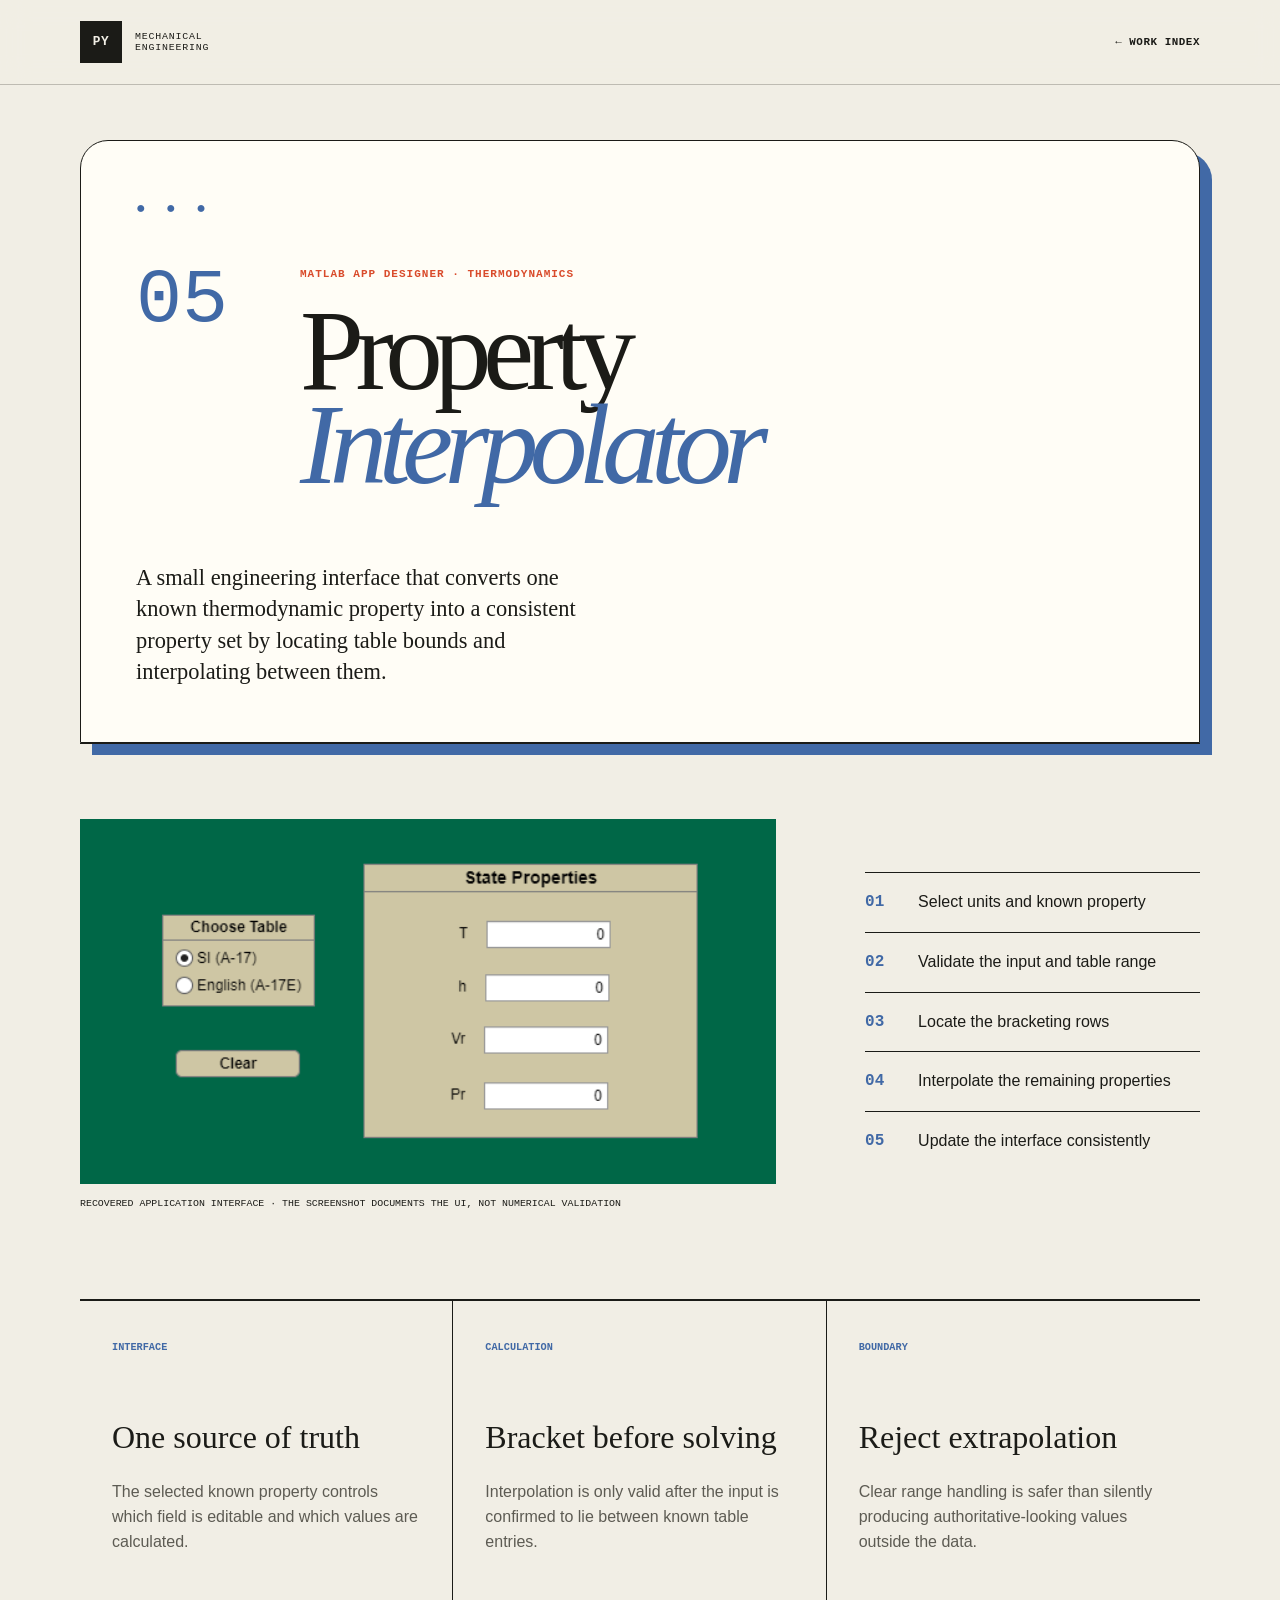
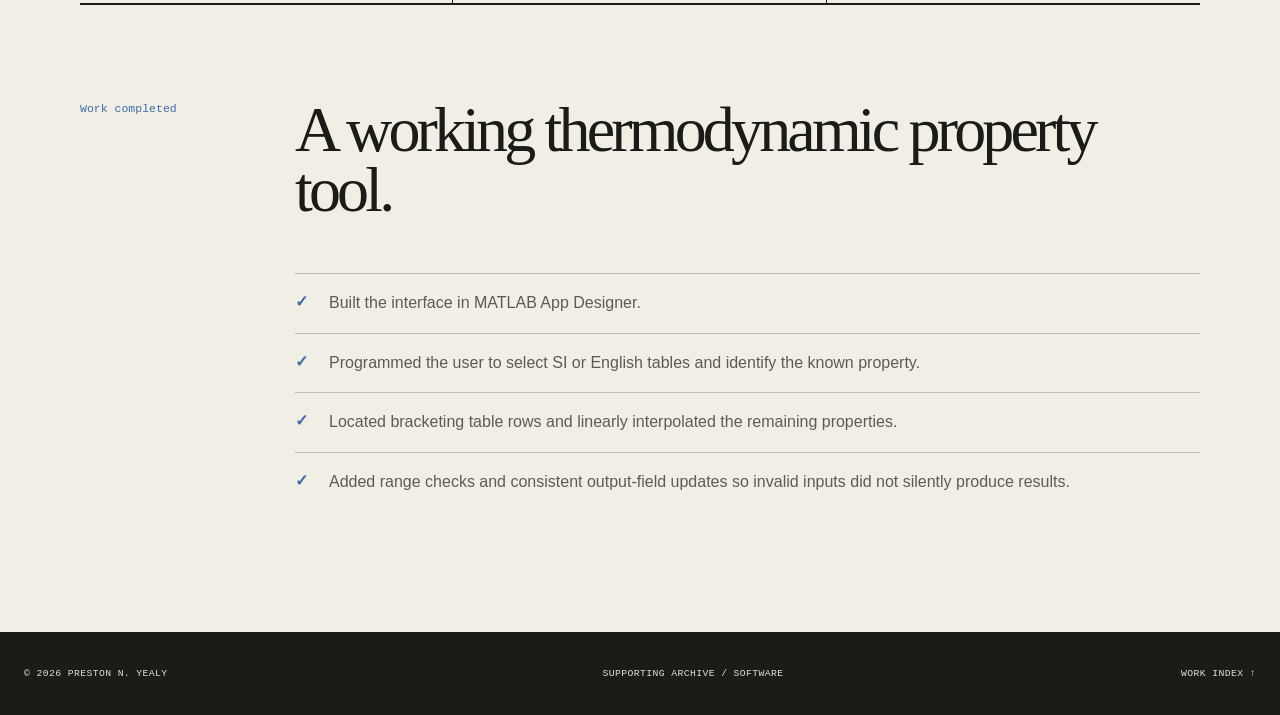
<file: projects/ideal-gas-interpolator.html>
<!DOCTYPE html><html lang="en"><head><meta charset="UTF-8"><meta name="viewport" content="width=device-width,initial-scale=1"><meta name="description" content="Ideal gas property interpolation app by Preston N. Yealy."><title>Ideal Gas Interpolator | Preston N. Yealy</title><link rel="stylesheet" href="../styles.css"></head>
<body class="project-page project-software"><header class="site-header case-header"><div class="header-inner"><a class="wordmark" href="../index.html"><span>PY</span><small>Mechanical<br>Engineering</small></a><a class="back-link" href="../index.html#projects">← Work index</a></div></header><main class="case-main">
<section class="case-masthead"><div class="case-title-grid"><span class="case-number">05</span><div><p class="kicker">MATLAB App Designer · Thermodynamics</p><h1>Property<br><em>Interpolator</em></h1></div></div><div class="case-summary"><p>A small engineering interface that converts one known thermodynamic property into a consistent property set by locating table bounds and interpolating between them.</p></div></section>
<section class="software-stage"><figure><img src="../assets/projects/ideal-gas/app-screenshot.png" alt="Ideal gas property interpolation application"><figcaption>Recovered application interface · the screenshot documents the UI, not numerical validation</figcaption></figure><ol><li><b>01</b>Select units and known property</li><li><b>02</b>Validate the input and table range</li><li><b>03</b>Locate the bracketing rows</li><li><b>04</b>Interpolate the remaining properties</li><li><b>05</b>Update the interface consistently</li></ol></section>
<section class="decision-board"><div><span>Interface</span><h3>One source of truth</h3><p>The selected known property controls which field is editable and which values are calculated.</p></div><div><span>Calculation</span><h3>Bracket before solving</h3><p>Interpolation is only valid after the input is confirmed to lie between known table entries.</p></div><div><span>Boundary</span><h3>Reject extrapolation</h3><p>Clear range handling is safer than silently producing authoritative-looking values outside the data.</p></div></section>
<section class="work-record"><span class="case-section-index">Work completed</span><h2>A working thermodynamic property tool.</h2><ul><li>Built the interface in MATLAB App Designer.</li><li>Programmed the user to select SI or English tables and identify the known property.</li><li>Located bracketing table rows and linearly interpolated the remaining properties.</li><li>Added range checks and consistent output-field updates so invalid inputs did not silently produce results.</li></ul></section>
</main><footer class="site-footer"><p>© <span data-year></span> Preston N. Yealy</p><p>Supporting archive / Software</p><a href="../index.html#projects">Work index ↑</a></footer><script src="../script.js"></script></body></html>
</file>
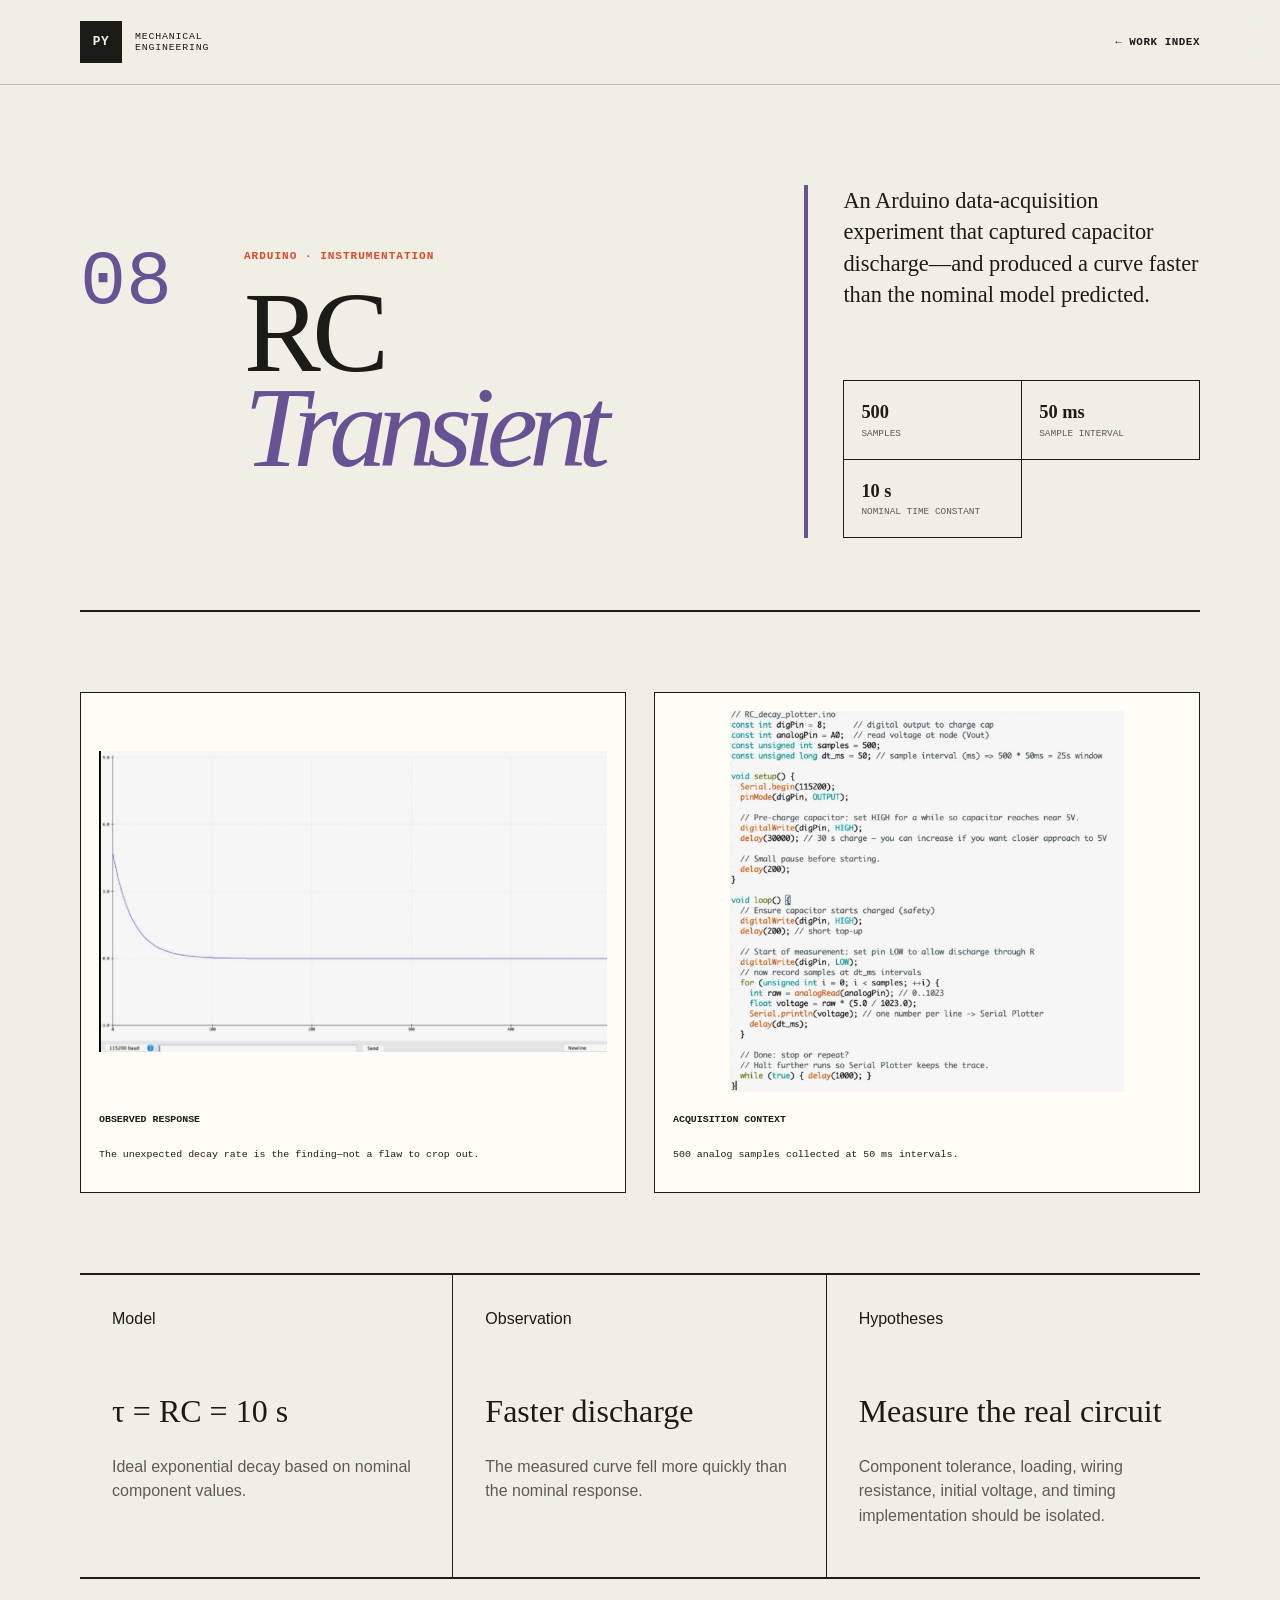
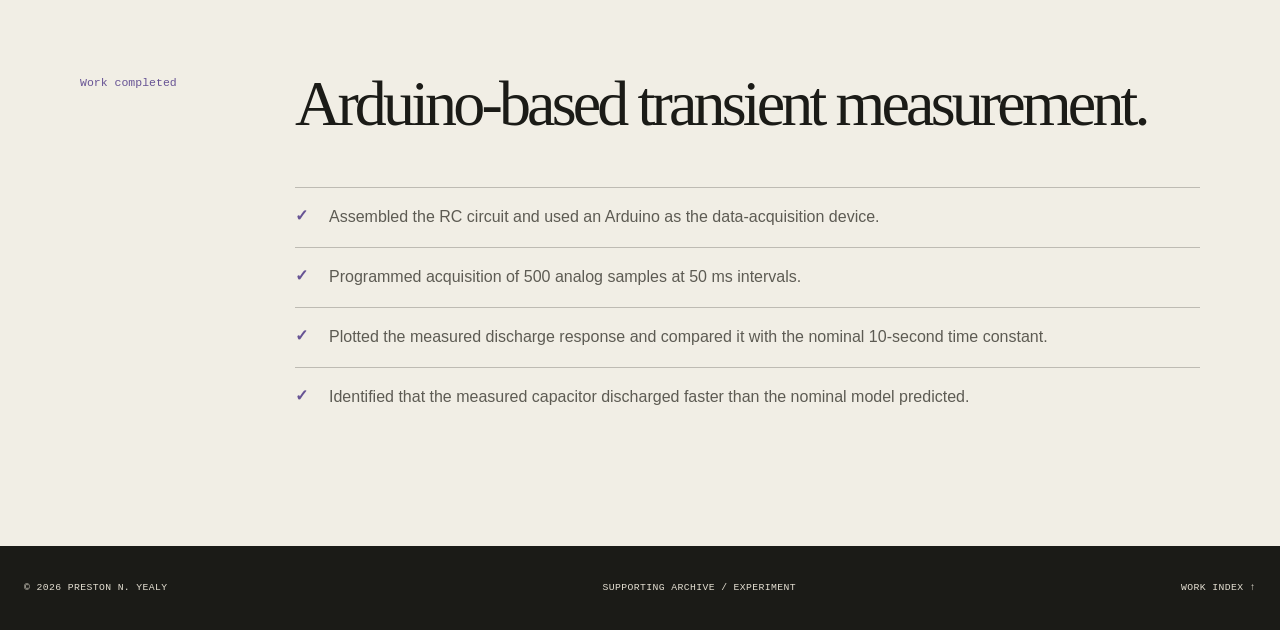
<file: projects/rc-transient.html>
<!DOCTYPE html><html lang="en"><head><meta charset="UTF-8"><meta name="viewport" content="width=device-width,initial-scale=1"><meta name="description" content="Arduino RC transient experiment by Preston N. Yealy."><title>RC Transient | Preston N. Yealy</title><link rel="stylesheet" href="../styles.css"></head>
<body class="project-page project-experiment"><header class="site-header case-header"><div class="header-inner"><a class="wordmark" href="../index.html"><span>PY</span><small>Mechanical<br>Engineering</small></a><a class="back-link" href="../index.html#projects">← Work index</a></div></header><main class="case-main">
<section class="case-masthead"><div class="case-title-grid"><span class="case-number">08</span><div><p class="kicker">Arduino · Instrumentation</p><h1>RC<br><em>Transient</em></h1></div></div><div class="case-summary"><p>An Arduino data-acquisition experiment that captured capacitor discharge—and produced a curve faster than the nominal model predicted.</p><ul class="case-facts"><li><strong>500</strong><span>Samples</span></li><li><strong>50 ms</strong><span>Sample interval</span></li><li><strong>10 s</strong><span>Nominal time constant</span></li></ul></div></section>
<section class="experiment-board"><figure><img src="../assets/projects/rc-transient/decay-graph.jpg" alt="Measured capacitor discharge curve"><figcaption><b>Observed response</b><span>The unexpected decay rate is the finding—not a flaw to crop out.</span></figcaption></figure><figure><img src="../assets/projects/rc-transient/arduino-code.jpg" alt="Arduino acquisition code"><figcaption><b>Acquisition context</b><span>500 analog samples collected at 50 ms intervals.</span></figcaption></figure></section>
<section class="comparison-board"><div><span>Model</span><h3>τ = RC = 10 s</h3><p>Ideal exponential decay based on nominal component values.</p></div><div><span>Observation</span><h3>Faster discharge</h3><p>The measured curve fell more quickly than the nominal response.</p></div><div><span>Hypotheses</span><h3>Measure the real circuit</h3><p>Component tolerance, loading, wiring resistance, initial voltage, and timing implementation should be isolated.</p></div></section>
<section class="work-record"><span class="case-section-index">Work completed</span><h2>Arduino-based transient measurement.</h2><ul><li>Assembled the RC circuit and used an Arduino as the data-acquisition device.</li><li>Programmed acquisition of 500 analog samples at 50 ms intervals.</li><li>Plotted the measured discharge response and compared it with the nominal 10-second time constant.</li><li>Identified that the measured capacitor discharged faster than the nominal model predicted.</li></ul></section>
</main><footer class="site-footer"><p>© <span data-year></span> Preston N. Yealy</p><p>Supporting archive / Experiment</p><a href="../index.html#projects">Work index ↑</a></footer><script src="../script.js"></script></body></html>
</file>
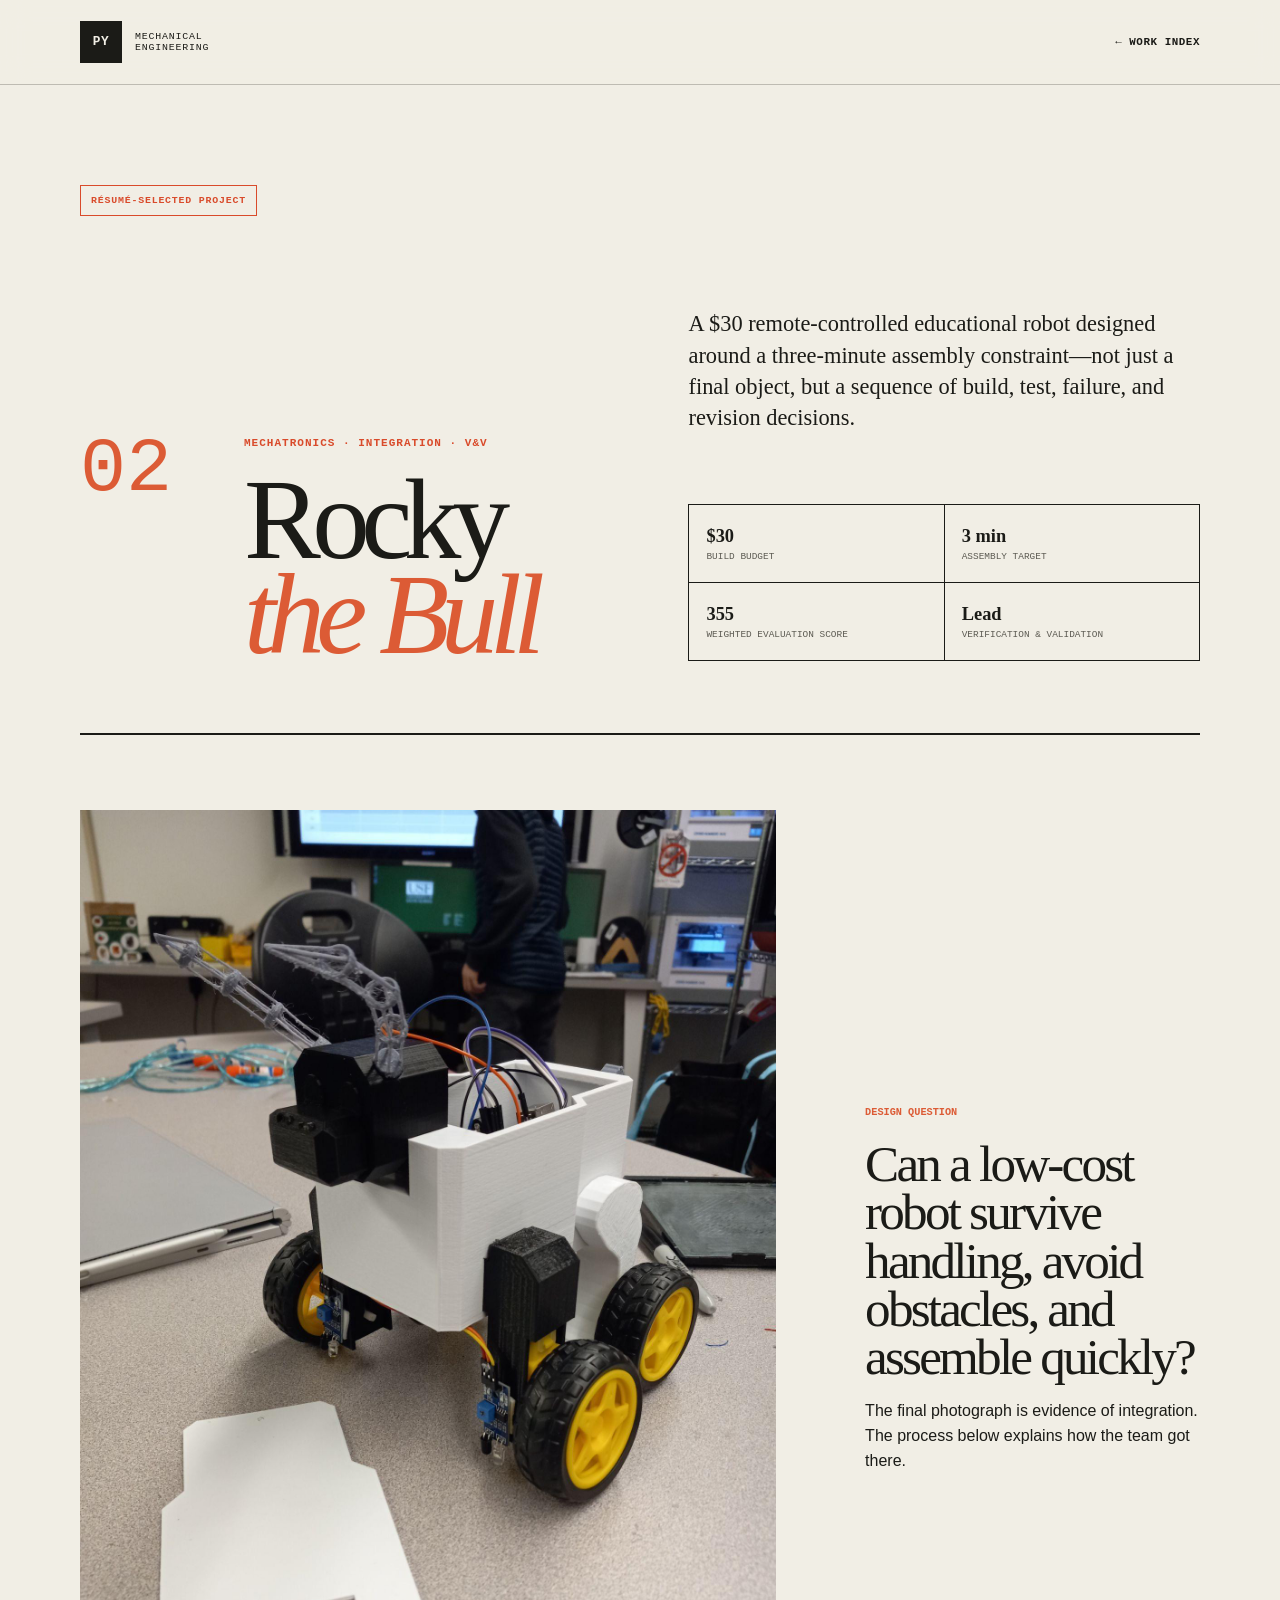
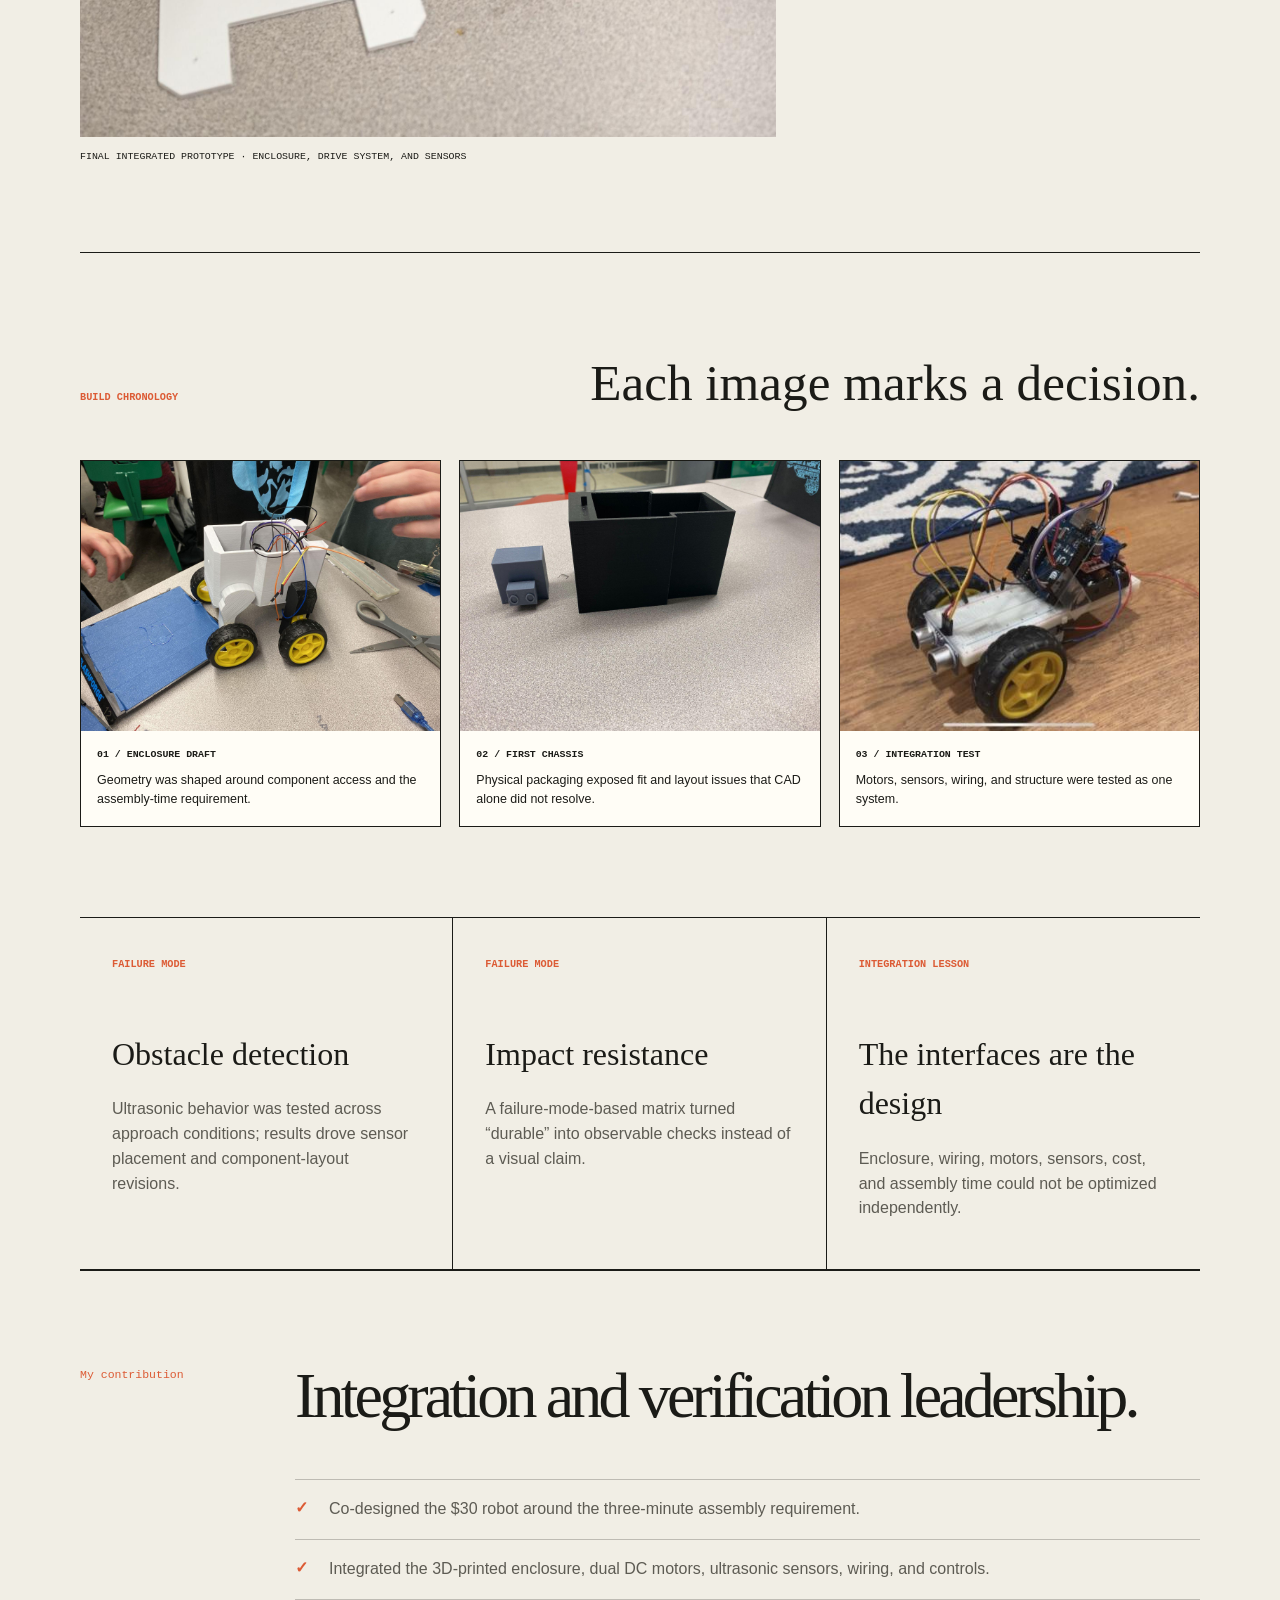
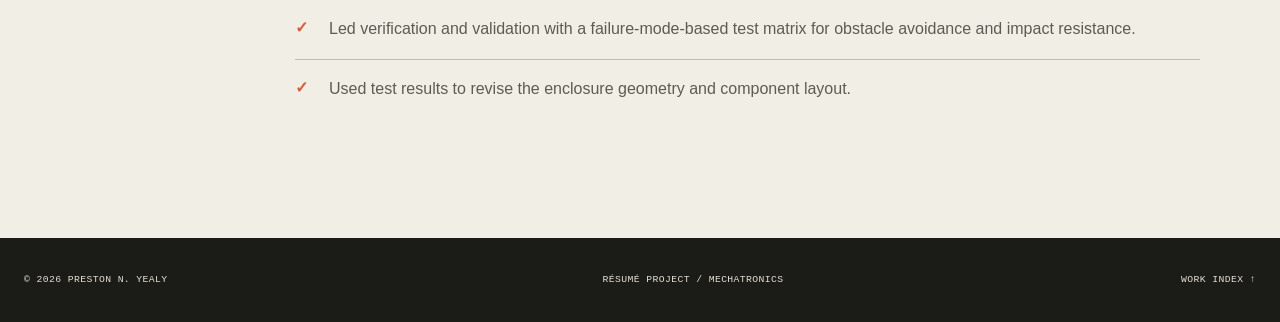
<file: projects/rocky.html>
<!DOCTYPE html>
<html lang="en">
<head><meta charset="UTF-8"><meta name="viewport" content="width=device-width, initial-scale=1.0"><meta name="description" content="Rocky the Bull educational robot case study by Preston N. Yealy."><title>Rocky the Bull | Preston N. Yealy</title><link rel="stylesheet" href="../styles.css"></head>
<body class="project-page project-rocky">
<header class="site-header case-header"><div class="header-inner"><a class="wordmark" href="../index.html"><span>PY</span><small>Mechanical<br>Engineering</small></a><a class="back-link" href="../index.html#projects">← Work index</a></div></header>
<main class="case-main">
  <section class="case-masthead"><span class="resume-project-badge">Résumé-selected project</span><div class="case-title-grid"><span class="case-number">02</span><div><p class="kicker">Mechatronics · Integration · V&amp;V</p><h1>Rocky<br><em>the Bull</em></h1></div></div><div class="case-summary"><p>A $30 remote-controlled educational robot designed around a three-minute assembly constraint—not just a final object, but a sequence of build, test, failure, and revision decisions.</p><ul class="case-facts"><li><strong>$30</strong><span>Build budget</span></li><li><strong>3 min</strong><span>Assembly target</span></li><li><strong>355</strong><span>Weighted evaluation score</span></li><li><strong>Lead</strong><span>Verification &amp; validation</span></li></ul></div></section>
  <section class="prototype-stage"><figure><img src="../assets/projects/rocky/final-design.jpg" alt="Completed Rocky the Bull educational robot"><figcaption>Final integrated prototype · enclosure, drive system, and sensors</figcaption></figure><aside><span>Design question</span><h2>Can a low-cost robot survive handling, avoid obstacles, and assemble quickly?</h2><p>The final photograph is evidence of integration. The process below explains how the team got there.</p></aside></section>
  <section class="build-sequence"><div class="sequence-heading"><span>Build chronology</span><h2>Each image marks a decision.</h2></div><figure><img src="../assets/projects/rocky/enclosure-draft.jpg" alt="Early enclosure design for Rocky"><figcaption><b>01 / Enclosure draft</b> Geometry was shaped around component access and the assembly-time requirement.</figcaption></figure><figure><img src="../assets/projects/rocky/first-chassis.jpg" alt="First Rocky chassis prototype"><figcaption><b>02 / First chassis</b> Physical packaging exposed fit and layout issues that CAD alone did not resolve.</figcaption></figure><figure><img src="../assets/projects/rocky/integration-test.jpg" alt="Rocky chassis during integration testing"><figcaption><b>03 / Integration test</b> Motors, sensors, wiring, and structure were tested as one system.</figcaption></figure></section>
  <section class="decision-board"><div><span>Failure mode</span><h3>Obstacle detection</h3><p>Ultrasonic behavior was tested across approach conditions; results drove sensor placement and component-layout revisions.</p></div><div><span>Failure mode</span><h3>Impact resistance</h3><p>A failure-mode-based matrix turned “durable” into observable checks instead of a visual claim.</p></div><div><span>Integration lesson</span><h3>The interfaces are the design</h3><p>Enclosure, wiring, motors, sensors, cost, and assembly time could not be optimized independently.</p></div></section>
  <section class="work-record"><span class="case-section-index">My contribution</span><h2>Integration and verification leadership.</h2><ul><li>Co-designed the $30 robot around the three-minute assembly requirement.</li><li>Integrated the 3D-printed enclosure, dual DC motors, ultrasonic sensors, wiring, and controls.</li><li>Led verification and validation with a failure-mode-based test matrix for obstacle avoidance and impact resistance.</li><li>Used test results to revise the enclosure geometry and component layout.</li></ul></section>
</main><footer class="site-footer"><p>© <span data-year></span> Preston N. Yealy</p><p>Résumé project / Mechatronics</p><a href="../index.html#projects">Work index ↑</a></footer><script src="../script.js"></script></body></html>
</file>
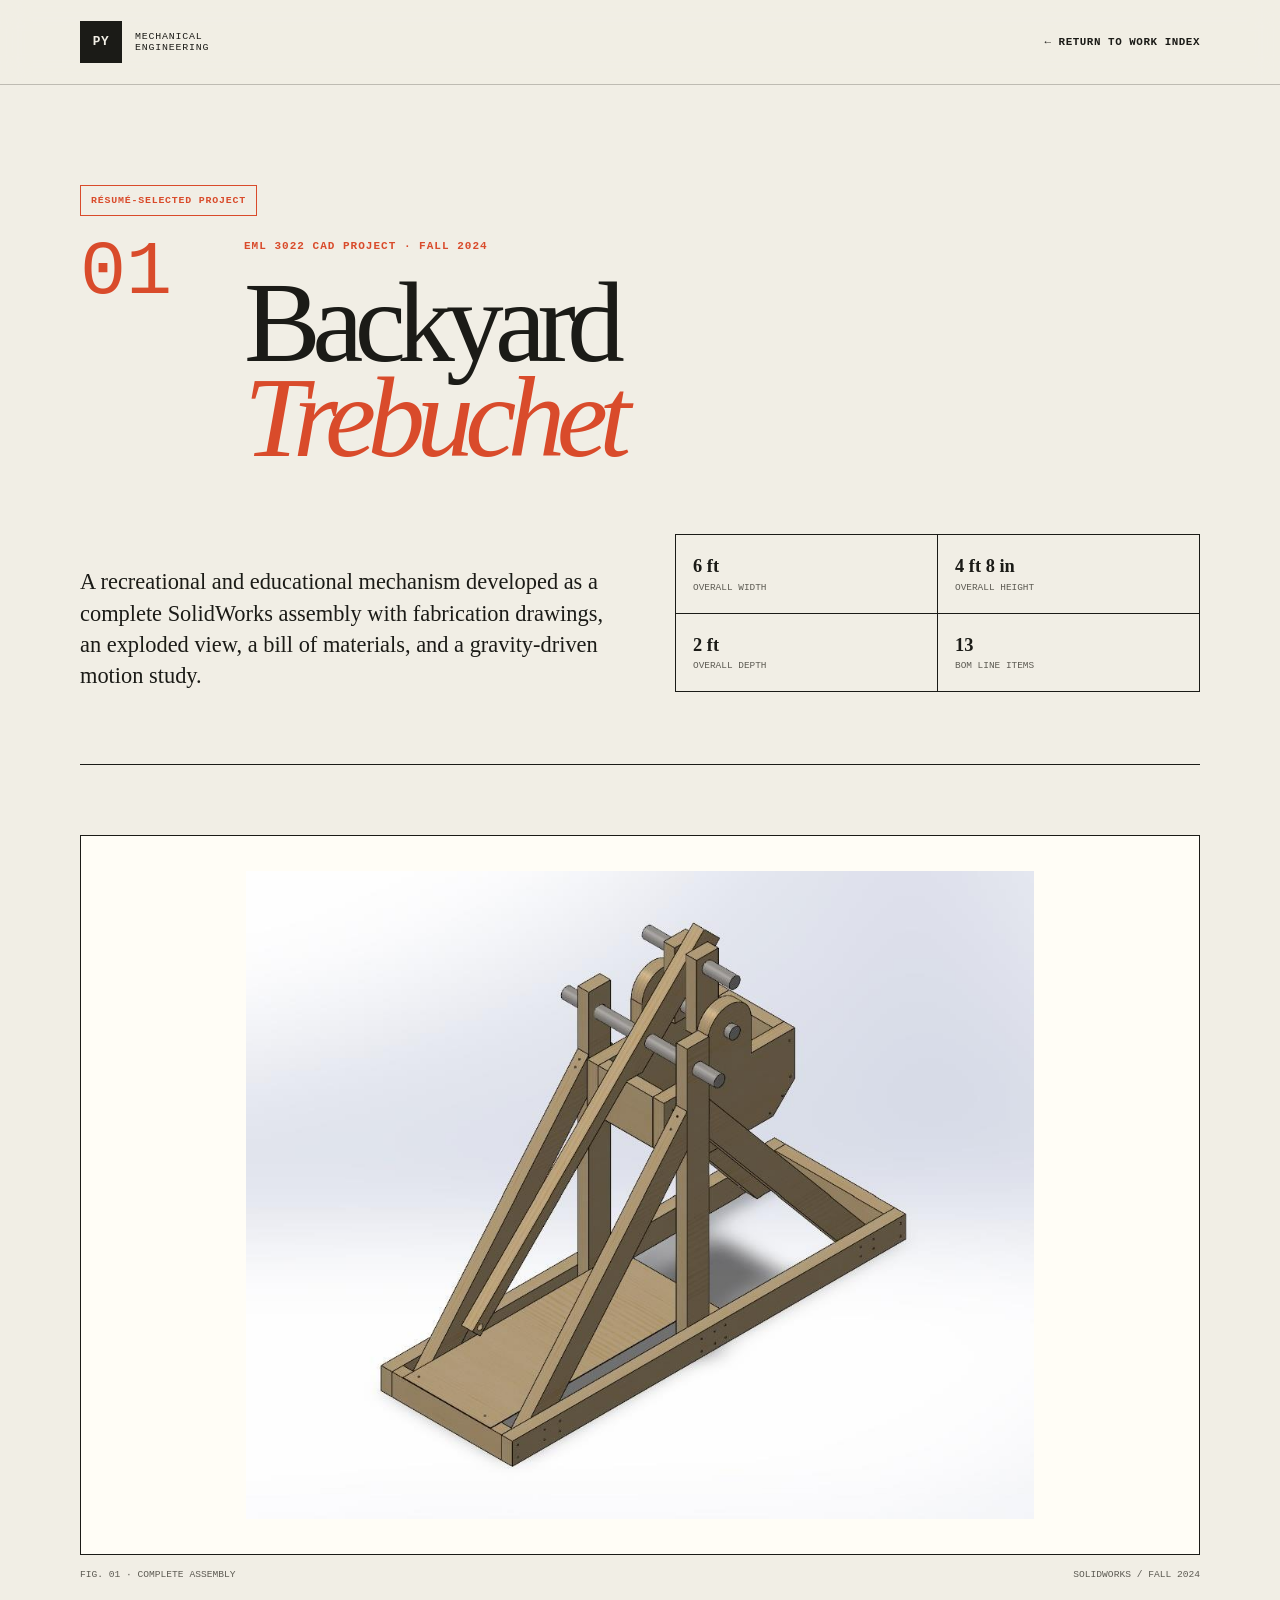
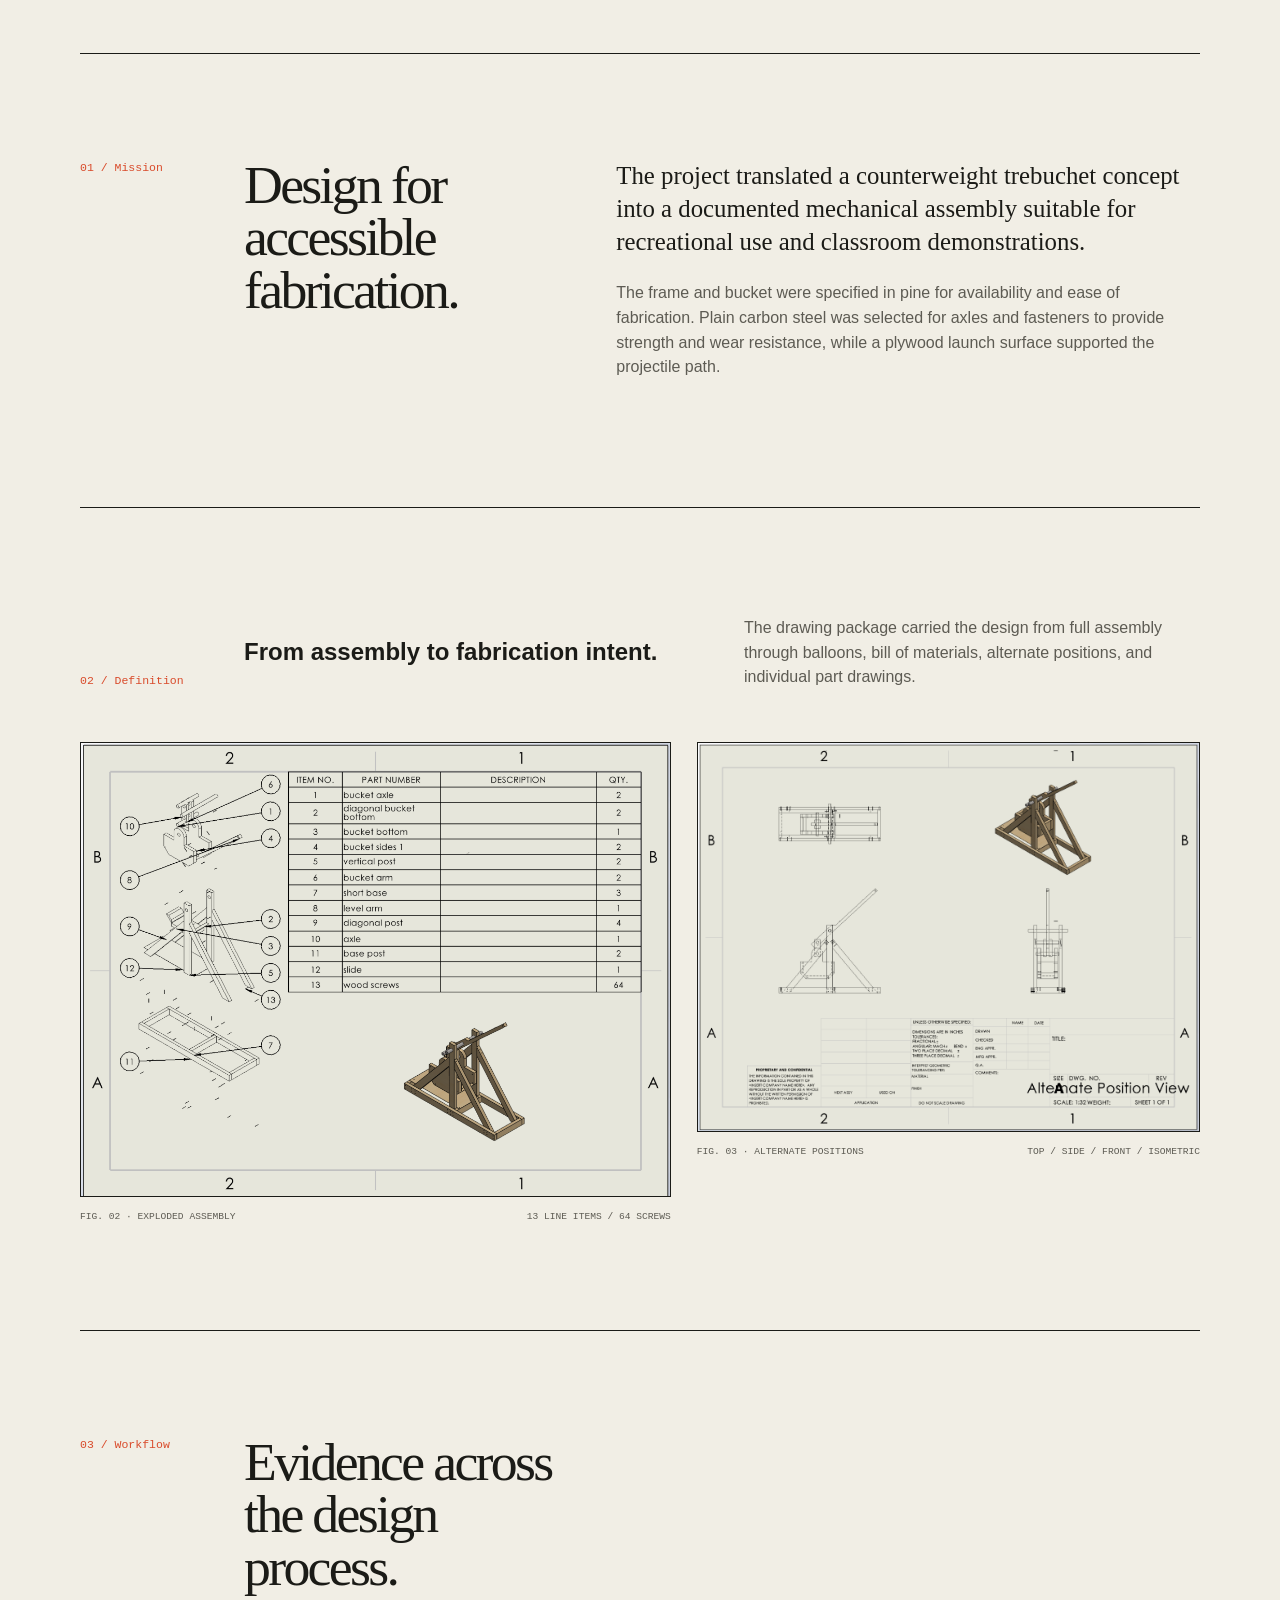
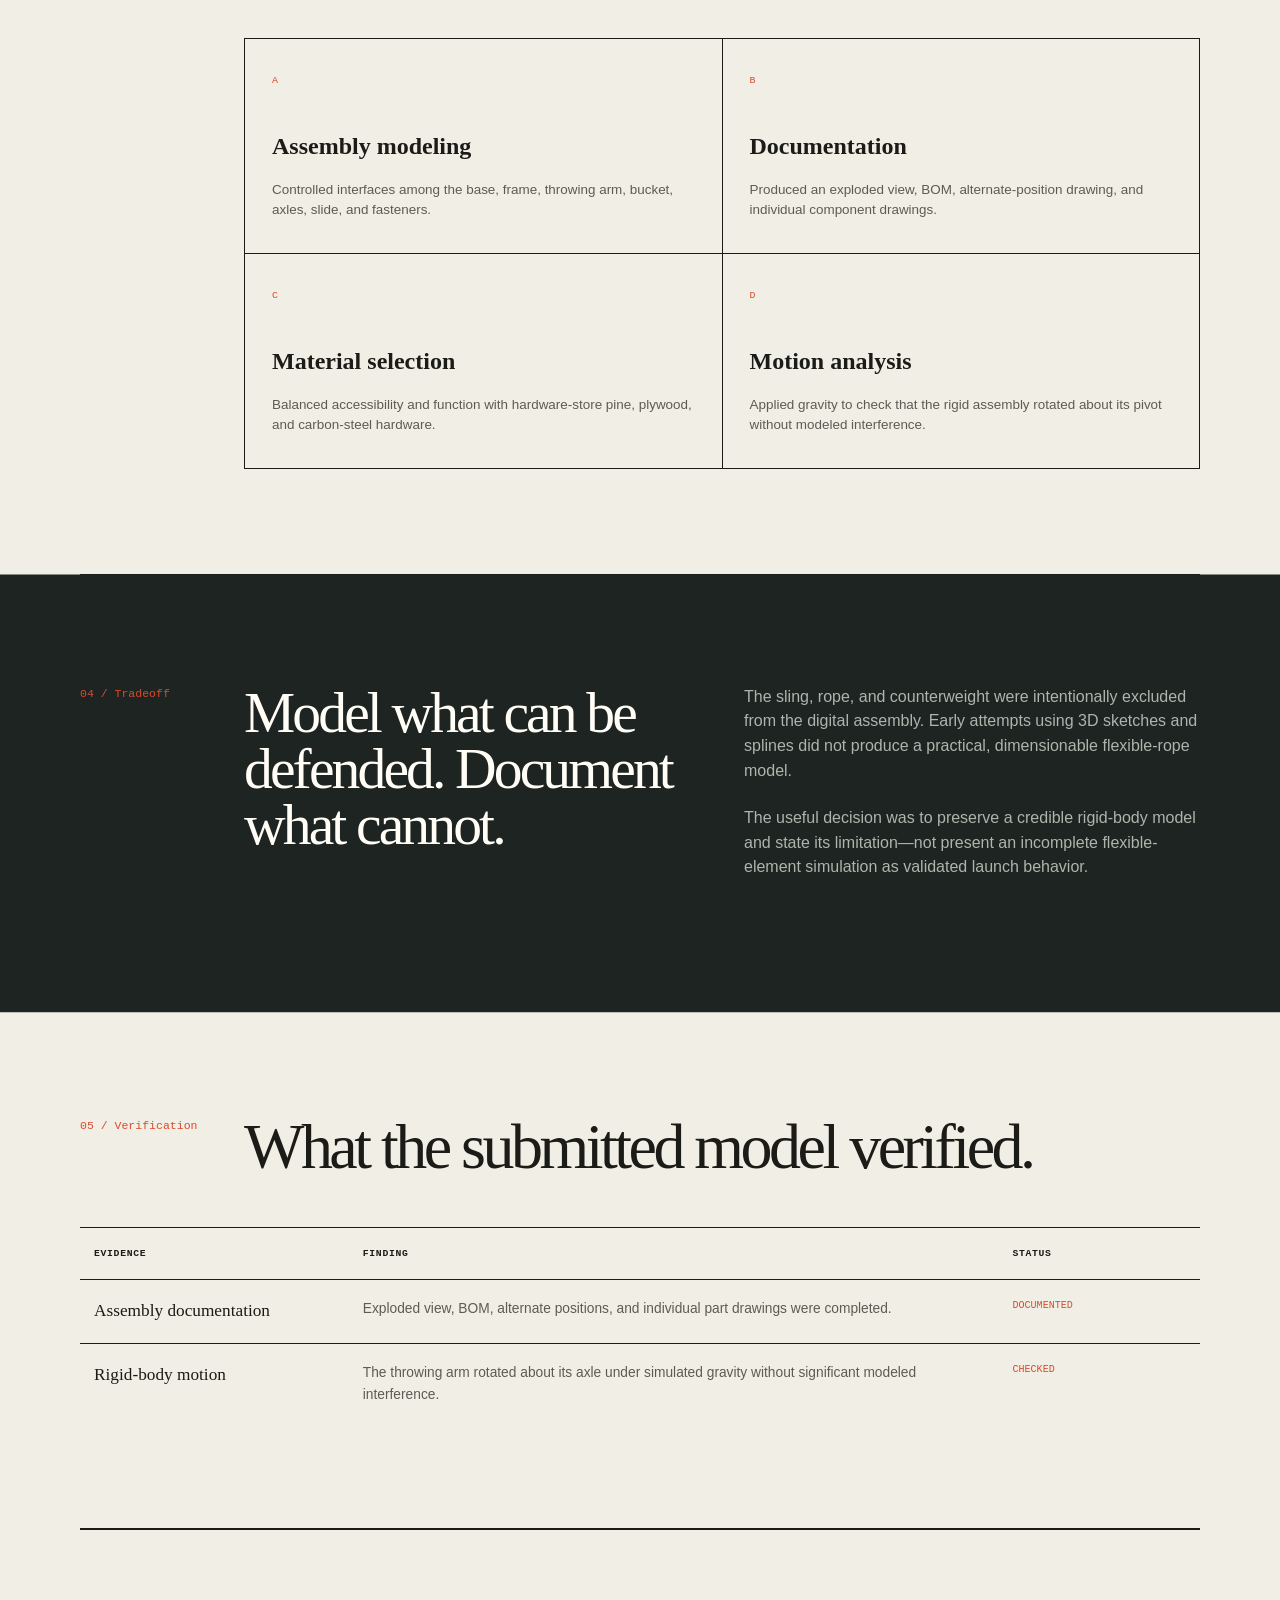
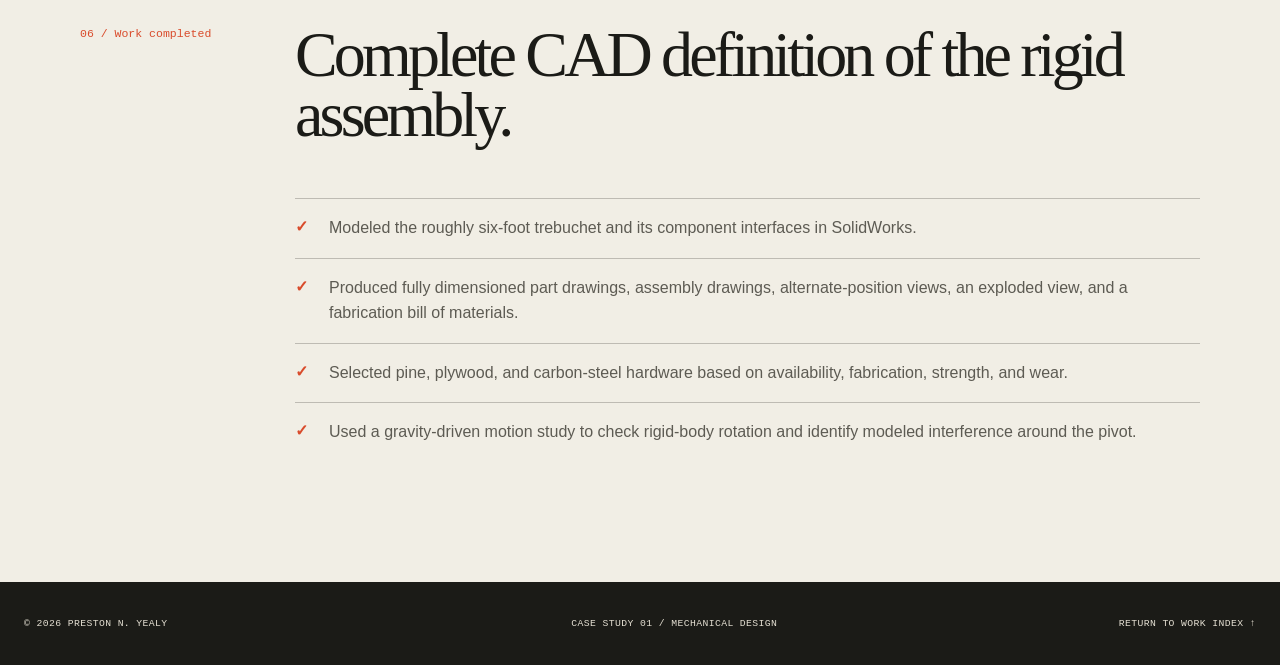
<file: projects/trebuchet.html>
<!DOCTYPE html>
<html lang="en">
<head>
  <meta charset="UTF-8">
  <meta name="viewport" content="width=device-width, initial-scale=1.0">
  <meta name="description" content="Backyard trebuchet mechanical design case study by Preston N. Yealy.">
  <title>Backyard Trebuchet | Preston N. Yealy</title>
  <link rel="stylesheet" href="../styles.css">
</head>
<body class="project-page project-trebuchet">
  <header class="site-header case-header">
    <div class="header-inner">
      <a class="wordmark" href="../index.html" aria-label="Preston Yealy, home">
        <span>PY</span>
        <small>Mechanical<br>Engineering</small>
      </a>
      <a class="back-link" href="../index.html#projects">← Return to work index</a>
    </div>
  </header>

  <main class="case-main">
    <section class="case-masthead">
      <span class="resume-project-badge">Résumé-selected project</span>
      <div class="case-title-grid">
        <span class="case-number">01</span>
        <div>
          <p class="kicker">EML 3022 CAD project · Fall 2024</p>
          <h1>Backyard<br><em>Trebuchet</em></h1>
        </div>
      </div>
      <div class="case-summary">
        <p>A recreational and educational mechanism developed as a complete SolidWorks assembly with fabrication drawings, an exploded view, a bill of materials, and a gravity-driven motion study.</p>
        <ul class="case-facts">
          <li><strong>6 ft</strong><span>Overall width</span></li>
          <li><strong>4 ft 8 in</strong><span>Overall height</span></li>
          <li><strong>2 ft</strong><span>Overall depth</span></li>
          <li><strong>13</strong><span>BOM line items</span></li>
        </ul>
      </div>
    </section>

    <figure class="case-hero-image">
      <img src="../assets/projects/trebuchet/solidworks-assembly.jpg" alt="SolidWorks rendering of the complete backyard trebuchet assembly">
      <figcaption><span>Fig. 01 · Complete assembly</span><span>SolidWorks / Fall 2024</span></figcaption>
    </figure>

    <section class="case-section">
      <span class="case-section-index">01 / Mission</span>
      <h2>Design for accessible fabrication.</h2>
      <div class="case-prose">
        <p class="lead">The project translated a counterweight trebuchet concept into a documented mechanical assembly suitable for recreational use and classroom demonstrations.</p>
        <p>The frame and bucket were specified in pine for availability and ease of fabrication. Plain carbon steel was selected for axles and fasteners to provide strength and wear resistance, while a plywood launch surface supported the projectile path.</p>
      </div>
    </section>

    <section class="drawing-section">
      <div class="drawing-section-header">
        <span class="case-section-index">02 / Definition</span>
        <h2>From assembly to fabrication intent.</h2>
        <p>The drawing package carried the design from full assembly through balloons, bill of materials, alternate positions, and individual part drawings.</p>
      </div>
      <div class="drawing-grid">
        <figure>
          <img src="../assets/projects/trebuchet/exploded-view-bom.png" alt="Exploded trebuchet assembly with balloons and bill of materials" loading="lazy">
          <figcaption><span>Fig. 02 · Exploded assembly</span><span>13 line items / 64 screws</span></figcaption>
        </figure>
        <figure>
          <img src="../assets/projects/trebuchet/alternate-position-view.png" alt="Trebuchet drawing with top, side, front, and isometric views" loading="lazy">
          <figcaption><span>Fig. 03 · Alternate positions</span><span>Top / side / front / isometric</span></figcaption>
        </figure>
      </div>
    </section>

    <section class="case-section">
      <span class="case-section-index">03 / Workflow</span>
      <h2>Evidence across the design process.</h2>
      <div class="workflow-grid">
        <article><span>A</span><h3>Assembly modeling</h3><p>Controlled interfaces among the base, frame, throwing arm, bucket, axles, slide, and fasteners.</p></article>
        <article><span>B</span><h3>Documentation</h3><p>Produced an exploded view, BOM, alternate-position drawing, and individual component drawings.</p></article>
        <article><span>C</span><h3>Material selection</h3><p>Balanced accessibility and function with hardware-store pine, plywood, and carbon-steel hardware.</p></article>
        <article><span>D</span><h3>Motion analysis</h3><p>Applied gravity to check that the rigid assembly rotated about its pivot without modeled interference.</p></article>
      </div>
    </section>

    <section class="tradeoff-section">
      <div class="tradeoff-grid">
        <span class="case-section-index">04 / Tradeoff</span>
        <blockquote>Model what can be defended. Document what cannot.</blockquote>
        <div class="tradeoff-copy">
          <p>The sling, rope, and counterweight were intentionally excluded from the digital assembly. Early attempts using 3D sketches and splines did not produce a practical, dimensionable flexible-rope model.</p>
          <p>The useful decision was to preserve a credible rigid-body model and state its limitation—not present an incomplete flexible-element simulation as validated launch behavior.</p>
        </div>
      </div>
    </section>

    <section class="verification-section">
      <div class="verification-header">
        <span class="case-section-index">05 / Verification</span>
        <h2>What the submitted model verified.</h2>
      </div>
      <table class="verification-table">
        <thead>
          <tr><th>Evidence</th><th>Finding</th><th>Status</th></tr>
        </thead>
        <tbody>
          <tr><td>Assembly documentation</td><td>Exploded view, BOM, alternate positions, and individual part drawings were completed.</td><td>Documented</td></tr>
          <tr><td>Rigid-body motion</td><td>The throwing arm rotated about its axle under simulated gravity without significant modeled interference.</td><td>Checked</td></tr>
        </tbody>
      </table>
    </section>

    <section class="work-record">
      <span class="case-section-index">06 / Work completed</span>
      <h2>Complete CAD definition of the rigid assembly.</h2>
      <ul><li>Modeled the roughly six-foot trebuchet and its component interfaces in SolidWorks.</li><li>Produced fully dimensioned part drawings, assembly drawings, alternate-position views, an exploded view, and a fabrication bill of materials.</li><li>Selected pine, plywood, and carbon-steel hardware based on availability, fabrication, strength, and wear.</li><li>Used a gravity-driven motion study to check rigid-body rotation and identify modeled interference around the pivot.</li></ul>
    </section>
  </main>

  <footer class="site-footer">
    <p>© <span data-year></span> Preston N. Yealy</p>
    <p>Case study 01 / Mechanical design</p>
    <a href="../index.html#projects">Return to work index ↑</a>
  </footer>

  <script src="../script.js"></script>
</body>
</html>
</file>
<file: styles.css>
:root {
  --paper: #f1eee5;
  --paper-deep: #e4dfd2;
  --ink: #1b1b17;
  --ink-soft: #5d5b53;
  --line: rgba(27, 27, 23, 0.24);
  --line-light: rgba(27, 27, 23, 0.12);
  --signal: #d94b2b;
  --signal-dark: #a9341d;
  --night: #1d2421;
  --night-soft: #aeb5ad;
  --white: #fffdf6;
  --serif: "Iowan Old Style", "Palatino Linotype", "Book Antiqua", Georgia, serif;
  --sans: "Helvetica Neue", Helvetica, Arial, sans-serif;
  --mono: "IBM Plex Mono", "Courier New", monospace;
  --max: 1260px;
}

* {
  box-sizing: border-box;
}

html {
  scroll-behavior: smooth;
}

body {
  margin: 0;
  overflow-x: hidden;
  background:
    linear-gradient(rgba(27, 27, 23, 0.025) 1px, transparent 1px),
    linear-gradient(90deg, rgba(27, 27, 23, 0.025) 1px, transparent 1px),
    var(--paper);
  background-size: 28px 28px;
  color: var(--ink);
  font-family: var(--sans);
  line-height: 1.55;
}

img {
  max-width: 100%;
}

a {
  color: inherit;
}

button,
a {
  -webkit-tap-highlight-color: transparent;
}

.site-header {
  position: sticky;
  top: 0;
  z-index: 50;
  border-bottom: 1px solid var(--line);
  background: rgba(241, 238, 229, 0.93);
  backdrop-filter: blur(14px);
}

.header-inner {
  width: min(calc(100% - 48px), var(--max));
  min-height: 84px;
  display: flex;
  align-items: center;
  justify-content: space-between;
  gap: 40px;
  margin: auto;
}

.wordmark {
  display: flex;
  align-items: center;
  gap: 13px;
  text-decoration: none;
}

.wordmark > span {
  display: grid;
  width: 42px;
  height: 42px;
  place-items: center;
  background: var(--ink);
  color: var(--paper);
  font-family: var(--mono);
  font-size: 0.8rem;
  font-weight: 700;
  letter-spacing: 0.05em;
}

.wordmark small {
  font-family: var(--mono);
  font-size: 0.62rem;
  line-height: 1.12;
  letter-spacing: 0.08em;
  text-transform: uppercase;
}

.site-nav {
  display: flex;
  align-items: center;
  gap: 34px;
}

.site-nav a {
  display: flex;
  gap: 8px;
  align-items: baseline;
  font-size: 0.8rem;
  font-weight: 700;
  text-decoration: none;
}

.site-nav a span {
  color: var(--signal);
  font-family: var(--mono);
  font-size: 0.62rem;
}

.site-nav a:hover {
  color: var(--signal);
}

.menu-button {
  display: none;
  padding: 9px 12px;
  border: 1px solid var(--ink);
  background: transparent;
  color: var(--ink);
  font-family: var(--mono);
  font-size: 0.7rem;
  font-weight: 700;
  text-transform: uppercase;
}

.kicker {
  margin: 0 0 20px;
  font-family: var(--mono);
  font-size: 0.69rem;
  font-weight: 700;
  letter-spacing: 0.09em;
  text-transform: uppercase;
}

.home-hero {
  width: min(calc(100% - 48px), var(--max));
  min-height: calc(100vh - 84px);
  display: grid;
  grid-template-columns: minmax(0, 1.04fr) minmax(360px, 0.78fr);
  grid-template-rows: 1fr auto;
  column-gap: clamp(50px, 7vw, 110px);
  row-gap: 54px;
  align-items: center;
  margin: auto;
  padding: 80px 0 46px;
}

.hero-copy {
  align-self: center;
}

.hero-copy .kicker {
  color: var(--signal);
}

.hero-copy h1 {
  max-width: 780px;
  margin: 0;
  font-family: var(--serif);
  font-size: clamp(4rem, 7.6vw, 7.6rem);
  font-weight: 400;
  letter-spacing: -0.07em;
  line-height: 0.84;
}

.hero-copy h1 em,
.featured-copy h3 em,
.contact-grid h2 em {
  color: var(--signal);
  font-weight: 400;
}

.hero-intro {
  max-width: 620px;
  margin: 42px 0 0;
  padding-left: 22px;
  border-left: 3px solid var(--signal);
  color: var(--ink-soft);
  font-family: var(--serif);
  font-size: clamp(1.15rem, 1.7vw, 1.5rem);
  line-height: 1.45;
}

.hero-actions {
  display: flex;
  flex-wrap: wrap;
  gap: 30px;
  margin-top: 38px;
}

.text-link,
.project-link {
  display: inline-flex;
  justify-content: space-between;
  gap: 26px;
  padding-bottom: 7px;
  border-bottom: 1px solid var(--ink);
  font-family: var(--mono);
  font-size: 0.72rem;
  font-weight: 700;
  letter-spacing: 0.03em;
  text-decoration: none;
  text-transform: uppercase;
}

.text-link:hover,
.project-link:hover {
  border-color: var(--signal);
  color: var(--signal);
}

.muted-link {
  border-color: var(--line);
  color: var(--ink-soft);
}

.hero-figure {
  align-self: center;
  margin: 0;
}

.figure-frame {
  position: relative;
  padding: clamp(18px, 2.5vw, 34px);
  border: 1px solid var(--ink);
  background: var(--white);
  box-shadow: 16px 16px 0 var(--signal);
}

.figure-frame::before {
  position: absolute;
  top: 12px;
  right: 14px;
  content: "ASSY / 01";
  color: var(--ink-soft);
  font-family: var(--mono);
  font-size: 0.58rem;
  letter-spacing: 0.08em;
}

.figure-frame img {
  display: block;
  width: 100%;
  aspect-ratio: 1.15;
  object-fit: contain;
}

.crosshair {
  position: absolute;
  width: 19px;
  height: 19px;
}

.crosshair::before,
.crosshair::after {
  position: absolute;
  background: var(--signal);
  content: "";
}

.crosshair::before {
  top: 9px;
  left: 0;
  width: 19px;
  height: 1px;
}

.crosshair::after {
  top: 0;
  left: 9px;
  width: 1px;
  height: 19px;
}

.crosshair-one {
  top: 29%;
  left: 43%;
}

.crosshair-two {
  right: 25%;
  bottom: 21%;
}

.hero-figure figcaption {
  display: grid;
  grid-template-columns: auto 1fr auto;
  gap: 16px;
  margin-top: 24px;
  color: var(--ink-soft);
  font-family: var(--mono);
  font-size: 0.6rem;
  letter-spacing: 0.04em;
  text-transform: uppercase;
}

.hero-figure figcaption span:first-child {
  color: var(--signal);
}

.hero-facts {
  grid-column: 1 / -1;
  display: grid;
  grid-template-columns: repeat(4, 1fr);
  gap: 0;
  padding: 0;
  margin: 0;
  border-top: 1px solid var(--ink);
  border-bottom: 1px solid var(--ink);
  list-style: none;
}

.hero-facts li {
  min-height: 92px;
  padding: 18px 22px;
  border-right: 1px solid var(--line);
}

.hero-facts li:first-child {
  padding-left: 0;
}

.hero-facts li:last-child {
  border-right: 0;
}

.hero-facts strong,
.hero-facts span {
  display: block;
}

.hero-facts strong {
  margin-bottom: 5px;
  font-family: var(--serif);
  font-size: 1.12rem;
  font-weight: 700;
}

.hero-facts span {
  color: var(--ink-soft);
  font-size: 0.72rem;
}

.editorial-section {
  width: min(calc(100% - 48px), var(--max));
  display: grid;
  grid-template-columns: 110px minmax(270px, 0.8fr) minmax(0, 1.25fr);
  column-gap: clamp(30px, 5vw, 80px);
  margin: auto;
  padding: 138px 0;
  border-bottom: 1px solid var(--ink);
}

.section-index {
  padding-top: 4px;
  font-family: var(--mono);
  text-transform: uppercase;
}

.section-index span {
  display: block;
  color: var(--signal);
  font-size: 2.7rem;
  line-height: 1;
}

.section-index p {
  margin: 12px 0 0;
  font-size: 0.62rem;
  letter-spacing: 0.12em;
  writing-mode: vertical-rl;
}

.section-heading h2,
.work-intro h2 {
  margin: 0;
  font-family: var(--serif);
  font-size: clamp(2.5rem, 4.5vw, 4.8rem);
  font-weight: 400;
  letter-spacing: -0.055em;
  line-height: 0.98;
}

.section-heading .kicker {
  color: var(--signal);
}

.section-body {
  color: var(--ink-soft);
  font-size: 1.02rem;
}

.section-body p {
  max-width: 720px;
  margin: 0 0 23px;
}

.section-body .lead {
  color: var(--ink);
  font-family: var(--serif);
  font-size: clamp(1.45rem, 2.3vw, 2rem);
  line-height: 1.3;
}

.profile-section {
  position: relative;
  grid-template-rows: auto auto;
}

.margin-note {
  grid-column: 3;
  margin-top: 70px;
  padding: 19px 0 0 74px;
  border-top: 1px solid var(--line);
  background: linear-gradient(90deg, var(--signal) 0 48px, transparent 48px);
  font-family: var(--mono);
}

.margin-note span {
  display: block;
  margin-bottom: 8px;
  color: var(--signal);
  font-size: 0.63rem;
  font-weight: 700;
  letter-spacing: 0.1em;
  text-transform: uppercase;
}

.margin-note p {
  max-width: 560px;
  margin: 0;
  color: var(--ink-soft);
  font-size: 0.72rem;
}

.experience-section {
  grid-template-rows: auto auto;
}

.experience-list {
  grid-column: 2 / -1;
  margin-top: 72px;
  border-top: 1px solid var(--ink);
}

.experience-row {
  display: grid;
  grid-template-columns: 0.55fr 0.85fr 1.4fr;
  gap: 34px;
  padding: 38px 0 42px;
  border-bottom: 1px solid var(--line);
}

.experience-meta {
  font-family: var(--mono);
  font-size: 0.66rem;
}

.experience-meta span {
  display: block;
  margin-bottom: 6px;
}

.experience-meta span:last-child {
  color: var(--ink-soft);
}

.experience-role p {
  margin: 0 0 5px;
  color: var(--signal);
  font-family: var(--mono);
  font-size: 0.68rem;
  font-weight: 700;
  text-transform: uppercase;
}

.experience-role h3 {
  margin: 0;
  font-family: var(--serif);
  font-size: 1.45rem;
  line-height: 1.12;
}

.experience-row ul {
  padding-left: 18px;
  margin: 0;
  color: var(--ink-soft);
  font-size: 0.88rem;
}

.experience-row li + li {
  margin-top: 12px;
}

.work-section {
  padding: 140px max(24px, calc((100vw - var(--max)) / 2));
  background:
    linear-gradient(rgba(255, 253, 246, 0.025) 1px, transparent 1px),
    linear-gradient(90deg, rgba(255, 253, 246, 0.025) 1px, transparent 1px),
    var(--night);
  background-size: 28px 28px;
  color: var(--white);
}

.work-intro {
  display: grid;
  grid-template-columns: 1.2fr 0.7fr;
  gap: 80px;
  align-items: end;
  margin-bottom: 90px;
}

.work-intro .kicker {
  color: #f06a47;
}

.work-intro > p {
  max-width: 480px;
  margin: 0;
  color: var(--night-soft);
  font-family: var(--serif);
  font-size: 1.25rem;
}

.featured-work {
  display: grid;
  grid-template-columns: minmax(0, 1.2fr) minmax(330px, 0.8fr);
  gap: clamp(45px, 7vw, 110px);
  align-items: center;
  padding-bottom: 110px;
}

.featured-image {
  position: relative;
  display: block;
  overflow: hidden;
  border: 1px solid rgba(255, 253, 246, 0.28);
  background: #e8e7df;
}

.featured-image img {
  display: block;
  width: 100%;
  transition: transform 500ms ease;
}

.featured-image:hover img {
  transform: scale(1.025);
}

.image-stamp {
  position: absolute;
  right: 0;
  bottom: 0;
  padding: 12px 15px;
  background: var(--signal);
  color: var(--white);
  font-family: var(--mono);
  font-size: 0.63rem;
  font-weight: 700;
  letter-spacing: 0.06em;
  text-transform: uppercase;
}

.project-meta {
  display: flex;
  justify-content: space-between;
  gap: 20px;
  padding-bottom: 14px;
  border-bottom: 1px solid rgba(255, 253, 246, 0.24);
  color: var(--night-soft);
  font-family: var(--mono);
  font-size: 0.6rem;
  text-transform: uppercase;
}

.featured-copy h3 {
  margin: 38px 0 30px;
  font-family: var(--serif);
  font-size: clamp(3.5rem, 6vw, 6.5rem);
  font-weight: 400;
  letter-spacing: -0.065em;
  line-height: 0.82;
}

.featured-copy p {
  max-width: 520px;
  margin: 0 0 38px;
  color: var(--night-soft);
  font-size: 0.94rem;
}

.featured-copy .project-link {
  border-color: rgba(255, 253, 246, 0.4);
}

.project-ledger {
  border-top: 1px solid rgba(255, 253, 246, 0.5);
}

.project-ledger article {
  display: grid;
  grid-template-columns: 70px 1fr 1fr 170px;
  gap: 28px;
  align-items: center;
  min-height: 148px;
  border-bottom: 1px solid rgba(255, 253, 246, 0.17);
}

.ledger-number {
  color: #f06a47;
  font-family: var(--mono);
  font-size: 0.72rem;
}

.project-ledger article > div p {
  margin: 0 0 7px;
  color: #f06a47;
  font-family: var(--mono);
  font-size: 0.58rem;
  letter-spacing: 0.08em;
  text-transform: uppercase;
}

.project-ledger h3 {
  margin: 0;
  font-family: var(--serif);
  font-size: 1.45rem;
  font-weight: 400;
}

.project-ledger article > p {
  margin: 0;
  color: var(--night-soft);
  font-size: 0.82rem;
}

.ledger-status {
  color: var(--night-soft);
  font-family: var(--mono);
  font-size: 0.61rem;
  text-align: right;
  text-transform: uppercase;
}

a.ledger-status {
  text-decoration: underline;
  text-decoration-color: rgba(255, 253, 246, 0.28);
  text-underline-offset: 5px;
  transition: color 160ms ease, text-decoration-color 160ms ease;
}

a.ledger-status:hover,
a.ledger-status:focus-visible {
  color: var(--white);
  text-decoration-color: var(--signal);
}

.capabilities-section {
  grid-template-rows: auto auto;
}

.capability-grid {
  grid-column: 2 / -1;
  display: grid;
  grid-template-columns: repeat(2, 1fr);
  margin-top: 74px;
  border-top: 1px solid var(--ink);
  border-left: 1px solid var(--ink);
}

.capability-grid article {
  min-height: 245px;
  padding: 30px;
  border-right: 1px solid var(--ink);
  border-bottom: 1px solid var(--ink);
}

.capability-grid article > span {
  display: block;
  color: var(--signal);
  font-family: var(--mono);
  font-size: 0.65rem;
}

.capability-grid h3 {
  margin: 42px 0 18px;
  font-family: var(--serif);
  font-size: 1.8rem;
  font-weight: 400;
}

.capability-grid p {
  margin: 0;
  color: var(--ink-soft);
  font-size: 0.86rem;
}

.contact-section {
  padding: 120px max(24px, calc((100vw - var(--max)) / 2));
  background: var(--signal);
  color: var(--white);
}

.contact-section .kicker {
  color: var(--ink);
}

.contact-grid {
  display: grid;
  grid-template-columns: 1.25fr 0.75fr;
  gap: 90px;
  align-items: end;
}

.contact-grid h2 {
  margin: 0;
  font-family: var(--serif);
  font-size: clamp(4rem, 8vw, 8.5rem);
  font-weight: 400;
  letter-spacing: -0.075em;
  line-height: 0.82;
}

.contact-grid h2 em {
  color: var(--ink);
}

.contact-grid > div > p {
  margin: 0 0 44px;
  font-family: var(--serif);
  font-size: 1.25rem;
}

.contact-links {
  border-top: 1px solid rgba(255, 253, 246, 0.6);
}

.contact-links a {
  display: flex;
  justify-content: space-between;
  padding: 15px 0;
  border-bottom: 1px solid rgba(255, 253, 246, 0.35);
  font-family: var(--mono);
  font-size: 0.68rem;
  font-weight: 700;
  letter-spacing: 0.07em;
  text-decoration: none;
  text-transform: uppercase;
}

.contact-links a:hover {
  color: var(--ink);
}

.site-footer {
  display: grid;
  grid-template-columns: 1fr 1fr auto;
  gap: 30px;
  padding: 34px max(24px, calc((100vw - var(--max)) / 2));
  background: var(--ink);
  color: var(--paper-deep);
  font-family: var(--mono);
  font-size: 0.61rem;
  letter-spacing: 0.04em;
  text-transform: uppercase;
}

.site-footer p {
  margin: 0;
}

.site-footer a {
  text-decoration: none;
}

.site-footer a:hover {
  color: #f06a47;
}

/* Project case study */

.project-page {
  background: var(--paper);
}

.case-header .header-inner {
  max-width: 1120px;
}

.back-link {
  font-family: var(--mono);
  font-size: 0.68rem;
  font-weight: 700;
  letter-spacing: 0.05em;
  text-decoration: none;
  text-transform: uppercase;
}

.back-link:hover {
  color: var(--signal);
}

.case-main {
  width: min(calc(100% - 48px), 1120px);
  margin: auto;
}

.case-masthead {
  padding: 100px 0 72px;
  border-bottom: 1px solid var(--ink);
}

.case-title-grid {
  display: grid;
  grid-template-columns: 120px 1fr;
  gap: 44px;
}

.case-number {
  color: var(--signal);
  font-family: var(--mono);
  font-size: 4.8rem;
  line-height: 0.9;
}

.case-masthead .kicker {
  color: var(--signal);
}

.case-masthead h1 {
  max-width: 870px;
  margin: 0;
  font-family: var(--serif);
  font-size: clamp(4.5rem, 9vw, 8.6rem);
  font-weight: 400;
  letter-spacing: -0.075em;
  line-height: 0.82;
}

.case-masthead h1 em {
  color: var(--signal);
  font-weight: 400;
}

.case-summary {
  display: grid;
  grid-template-columns: 1fr 1fr;
  gap: 70px;
  align-items: end;
  margin-top: 70px;
}

.case-summary > p {
  margin: 0;
  font-family: var(--serif);
  font-size: 1.4rem;
  line-height: 1.4;
}

.case-facts {
  display: grid;
  grid-template-columns: repeat(2, 1fr);
  gap: 0;
  padding: 0;
  margin: 0;
  border-top: 1px solid var(--ink);
  border-left: 1px solid var(--ink);
  list-style: none;
}

.case-facts li {
  padding: 17px;
  border-right: 1px solid var(--ink);
  border-bottom: 1px solid var(--ink);
}

.case-facts strong,
.case-facts span {
  display: block;
}

.case-facts strong {
  font-family: var(--serif);
  font-size: 1.15rem;
}

.case-facts span {
  color: var(--ink-soft);
  font-family: var(--mono);
  font-size: 0.59rem;
  text-transform: uppercase;
}

.case-hero-image {
  margin: 0;
  padding: 70px 0;
  border-bottom: 1px solid var(--ink);
}

.case-hero-image img {
  display: block;
  width: 100%;
  max-height: 720px;
  object-fit: contain;
  padding: 35px;
  border: 1px solid var(--ink);
  background: var(--white);
}

.portrait-hero img {
  max-height: 760px;
  object-fit: cover;
  object-position: center 58%;
}

.contain-hero img,
.app-hero img {
  min-height: 520px;
  object-fit: contain;
  background: #e8e6db;
}

.app-hero img {
  image-rendering: auto;
}

.wide-plot img {
  min-height: 440px;
  object-fit: contain;
  background: #f3f3f1;
}

.case-hero-image figcaption,
.drawing-grid figcaption {
  display: flex;
  justify-content: space-between;
  gap: 20px;
  margin-top: 13px;
  color: var(--ink-soft);
  font-family: var(--mono);
  font-size: 0.6rem;
  text-transform: uppercase;
}

.case-section {
  display: grid;
  grid-template-columns: 120px 0.72fr 1.28fr;
  gap: 44px;
  padding: 105px 0;
  border-bottom: 1px solid var(--ink);
}

.case-section-index {
  color: var(--signal);
  font-family: var(--mono);
  font-size: 0.72rem;
}

.case-section h2 {
  margin: 0;
  font-family: var(--serif);
  font-size: clamp(2.3rem, 4.2vw, 4.2rem);
  font-weight: 400;
  letter-spacing: -0.05em;
  line-height: 0.98;
}

.case-prose {
  color: var(--ink-soft);
  font-size: 1rem;
}

.case-prose p {
  margin: 0 0 22px;
}

.case-prose .lead {
  color: var(--ink);
  font-family: var(--serif);
  font-size: 1.55rem;
  line-height: 1.35;
}

.drawing-section {
  padding: 105px 0;
  border-bottom: 1px solid var(--ink);
}

.drawing-section-header {
  display: grid;
  grid-template-columns: 120px 1fr 1fr;
  gap: 44px;
  align-items: end;
  margin-bottom: 52px;
}

.drawing-section-header p:last-child {
  margin: 0;
  color: var(--ink-soft);
}

.drawing-grid {
  display: grid;
  grid-template-columns: 1.08fr 0.92fr;
  gap: 26px;
}

.drawing-grid figure {
  margin: 0;
}

.drawing-grid img {
  display: block;
  width: 100%;
  border: 1px solid var(--ink);
  background: #e9e8df;
}

.analysis-callout {
  display: flex;
  min-height: 100%;
  padding: 42px;
  border: 1px solid var(--ink);
  background: var(--night);
  color: var(--white);
  flex-direction: column;
  justify-content: flex-end;
}

.analysis-callout span {
  margin-bottom: auto;
  color: #f06a47;
  font-family: var(--mono);
  font-size: 0.63rem;
  text-transform: uppercase;
}

.analysis-callout strong {
  max-width: 520px;
  font-family: var(--serif);
  font-size: clamp(2rem, 3.8vw, 4rem);
  font-weight: 400;
  letter-spacing: -0.045em;
  line-height: 1;
}

.analysis-callout p {
  max-width: 520px;
  margin: 26px 0 0;
  color: var(--night-soft);
}

.mechanism-hero {
  margin: 0;
  padding: 70px 0;
  border-bottom: 1px solid var(--ink);
}

.mechanism-sketch {
  position: relative;
  min-height: 560px;
  overflow: hidden;
  border: 1px solid var(--ink);
  background:
    linear-gradient(rgba(12, 30, 34, 0.08) 1px, transparent 1px),
    linear-gradient(90deg, rgba(12, 30, 34, 0.08) 1px, transparent 1px),
    #e9e8df;
  background-size: 36px 36px;
}

.mechanism-sketch::before {
  position: absolute;
  inset: 46px;
  border: 1px solid rgba(12, 30, 34, 0.25);
  content: "";
}

.mechanism-sketch .link {
  position: absolute;
  z-index: 2;
  height: 16px;
  border: 2px solid var(--ink);
  border-radius: 999px;
  background: var(--white);
  transform-origin: left center;
}

.link-a { left: 19%; top: 66%; width: 25%; transform: rotate(-28deg); }
.link-b { left: 40%; top: 46%; width: 25%; transform: rotate(18deg); }
.link-c { left: 61%; top: 54%; width: 17%; transform: rotate(-42deg); }

.mechanism-sketch .joint {
  position: absolute;
  z-index: 3;
  width: 28px;
  height: 28px;
  border: 6px solid var(--signal);
  border-radius: 50%;
  background: var(--white);
}

.joint-a { left: 39%; top: 45%; }
.joint-b { left: 61%; top: 52%; }

.sketch-pedal,
.sketch-blade,
.sketch-board {
  position: absolute;
  z-index: 2;
  padding: 12px 16px;
  border: 2px solid var(--ink);
  background: var(--white);
  font-family: var(--mono);
  font-size: 0.62rem;
  letter-spacing: 0.08em;
}

.sketch-pedal { left: 9%; top: 73%; width: 18%; transform: skewX(-18deg); }
.sketch-blade { right: 16%; top: 27%; width: 8%; height: 190px; padding: 18px 8px; background: var(--signal); color: var(--white); writing-mode: vertical-rl; }
.sketch-board { right: 8%; bottom: 16%; width: 34%; text-align: center; }

.mechanism-hero figcaption {
  display: flex;
  justify-content: space-between;
  gap: 20px;
  margin-top: 13px;
  color: var(--ink-soft);
  font-family: var(--mono);
  font-size: 0.6rem;
  text-transform: uppercase;
}

.workflow-grid {
  grid-column: 2 / -1;
  display: grid;
  grid-template-columns: repeat(2, 1fr);
  border-top: 1px solid var(--ink);
  border-left: 1px solid var(--ink);
}

.workflow-grid article {
  min-height: 215px;
  padding: 27px;
  border-right: 1px solid var(--ink);
  border-bottom: 1px solid var(--ink);
}

.workflow-grid span {
  color: var(--signal);
  font-family: var(--mono);
  font-size: 0.62rem;
}

.workflow-grid h3 {
  margin: 38px 0 14px;
  font-family: var(--serif);
  font-size: 1.5rem;
}

.workflow-grid p {
  margin: 0;
  color: var(--ink-soft);
  font-size: 0.84rem;
}

.tradeoff-section {
  margin: 0;
  padding: 110px 0;
  background: var(--night);
  box-shadow: 0 0 0 100vmax var(--night);
  clip-path: inset(0 -100vmax);
  color: var(--white);
}

.tradeoff-grid {
  display: grid;
  grid-template-columns: 120px 1fr 1fr;
  gap: 44px;
}

.tradeoff-grid .case-section-index {
  color: #f06a47;
}

.tradeoff-grid blockquote {
  margin: 0;
  font-family: var(--serif);
  font-size: clamp(2.4rem, 4.5vw, 4.6rem);
  letter-spacing: -0.05em;
  line-height: 0.98;
}

.tradeoff-copy {
  color: var(--night-soft);
}

.tradeoff-copy p {
  margin: 0 0 22px;
}

.verification-section {
  padding: 105px 0;
  border-bottom: 1px solid var(--ink);
}

.verification-header {
  display: grid;
  grid-template-columns: 120px 1fr;
  gap: 44px;
  margin-bottom: 50px;
}

.verification-header h2 {
  max-width: 800px;
  margin: 0;
  font-family: var(--serif);
  font-size: clamp(2.5rem, 5vw, 5rem);
  font-weight: 400;
  letter-spacing: -0.055em;
  line-height: 0.94;
}

.verification-table {
  width: 100%;
  border-collapse: collapse;
}

.verification-table th,
.verification-table td {
  padding: 18px 14px;
  border-top: 1px solid var(--ink);
  text-align: left;
  vertical-align: top;
}

.verification-table th {
  font-family: var(--mono);
  font-size: 0.61rem;
  letter-spacing: 0.07em;
  text-transform: uppercase;
}

.verification-table td {
  color: var(--ink-soft);
  font-size: 0.86rem;
}

.verification-table td:first-child {
  width: 24%;
  color: var(--ink);
  font-family: var(--serif);
  font-size: 1.08rem;
}

.verification-table td:last-child {
  width: 18%;
  color: var(--signal);
  font-family: var(--mono);
  font-size: 0.63rem;
  text-transform: uppercase;
}

.next-section {
  padding: 110px 0 130px;
}

.next-section .case-section-index {
  display: block;
  margin-bottom: 28px;
}

.next-section h2 {
  max-width: 940px;
  margin: 0 0 45px;
  font-family: var(--serif);
  font-size: clamp(3rem, 6vw, 6.3rem);
  font-weight: 400;
  letter-spacing: -0.065em;
  line-height: 0.9;
}

.next-callout {
  display: grid;
  grid-template-columns: 190px 1fr;
  gap: 38px;
  max-width: 850px;
  margin-left: auto;
  padding-top: 24px;
  border-top: 3px solid var(--signal);
}

.next-callout strong {
  font-family: var(--mono);
  font-size: 0.65rem;
  text-transform: uppercase;
}

.next-callout p {
  margin: 0;
  color: var(--ink-soft);
}

/* Portfolio hierarchy and evidence-led case studies */
.resume-project-badge {
  display: inline-block;
  margin-bottom: 22px;
  padding: 7px 10px;
  border: 1px solid currentColor;
  color: var(--signal);
  font-family: var(--mono);
  font-size: 0.62rem;
  font-weight: 700;
  letter-spacing: 0.08em;
  text-transform: uppercase;
}

.collection-heading {
  display: grid;
  grid-template-columns: 1fr 1fr;
  gap: 40px;
  align-items: end;
  margin: 75px 0 26px;
  padding-top: 24px;
  border-top: 1px solid var(--ink);
}

.collection-heading p {
  margin: 0;
}

.collection-heading > p:last-child {
  max-width: 620px;
  color: var(--ink-soft);
}

.supporting-heading {
  margin-top: 90px;
}

.resume-project-grid,
.project-mosaic {
  display: grid;
  grid-template-columns: repeat(2, minmax(0, 1fr));
  gap: 22px;
}

.project-mosaic {
  grid-template-columns: repeat(3, minmax(0, 1fr));
}

.project-card {
  display: grid;
  grid-template-rows: auto 1fr;
  border: 1px solid var(--ink);
  background: var(--paper);
  color: var(--ink);
  text-decoration: none;
  transition: transform 180ms ease, box-shadow 180ms ease;
}

.project-card:hover {
  transform: translateY(-6px);
  box-shadow: 9px 9px 0 var(--ink);
}

.project-card figure {
  position: relative;
  min-height: 250px;
  margin: 0;
  overflow: hidden;
  border-bottom: 1px solid var(--ink);
  background: var(--night);
}

.resume-project-grid .project-card figure {
  min-height: 390px;
}

.project-card img {
  width: 100%;
  height: 100%;
  position: absolute;
  inset: 0;
  object-fit: cover;
  filter: saturate(0.78) contrast(1.05);
}

.project-card figure > figcaption {
  position: absolute;
  right: 12px;
  bottom: 12px;
  z-index: 2;
  padding: 6px 8px;
  background: var(--paper);
  font-family: var(--mono);
  font-size: 0.58rem;
  text-transform: uppercase;
}

.project-card > div {
  padding: 24px;
}

.project-card > div > p,
.project-card > div > span {
  font-family: var(--mono);
  font-size: 0.62rem;
  text-transform: uppercase;
}

.project-card > div > p {
  margin: 0;
  color: var(--signal);
}

.project-card h3 {
  margin: 24px 0 42px;
  font-family: var(--serif);
  font-size: clamp(2rem, 3vw, 3.6rem);
  font-weight: 400;
  letter-spacing: -0.05em;
  line-height: 0.95;
}

.project-card > div > span {
  display: block;
  color: var(--ink-soft);
}

.project-mosaic .project-card h3 {
  font-size: clamp(1.8rem, 2.5vw, 2.8rem);
}

.card-circuit,
.card-mechanism {
  background:
    linear-gradient(rgba(255,255,255,.08) 1px, transparent 1px),
    linear-gradient(90deg, rgba(255,255,255,.08) 1px, transparent 1px),
    var(--night);
  background-size: 24px 24px;
}

.card-mechanism i {
  position: absolute;
  height: 3px;
  background: #f1cc4f;
  transform-origin: left center;
}

.mini-system {
  position: absolute;
  inset: 0;
  display: grid;
  grid-template-columns: 1fr auto 1.2fr auto 1fr;
  gap: 14px;
  align-items: center;
  padding: 60px;
  color: #f1cc4f;
  font-family: var(--mono);
  text-align: center;
  text-transform: uppercase;
}

.mini-system span,
.mini-system strong {
  display: grid;
  min-height: 105px;
  place-items: center;
  padding: 16px;
  border: 2px solid currentColor;
  font-size: .72rem;
}

.mini-system strong {
  background: #f1cc4f;
  color: var(--night);
  font-size: .9rem;
}

.mini-system small {
  font-size: .56rem;
  font-weight: 400;
}

.mini-system i {
  color: #f1cc4f;
  font-style: normal;
  font-size: 1.5rem;
}

.card-mechanism i:nth-child(1) { width: 48%; left: 17%; top: 58%; transform: rotate(-28deg); }
.card-mechanism i:nth-child(2) { width: 35%; left: 52%; top: 38%; transform: rotate(58deg); }
.card-mechanism i:nth-child(3) { width: 30%; left: 29%; top: 32%; transform: rotate(46deg); }
.card-mechanism b { position: absolute; width: 28px; height: 28px; border: 5px solid #f1cc4f; border-radius: 50%; }
.card-mechanism b:nth-of-type(1) { left: 15%; top: 54%; }
.card-mechanism b:nth-of-type(2) { right: 18%; top: 31%; }

.confidential-work {
  display: grid;
  grid-template-columns: 170px 1fr 220px;
  gap: 32px;
  align-items: center;
  margin-top: 55px;
  padding: 28px 0;
  border-top: 1px solid var(--ink);
  border-bottom: 1px solid var(--ink);
}

.confidential-work > span,
.confidential-work > strong {
  font-family: var(--mono);
  font-size: 0.62rem;
  text-transform: uppercase;
}

.confidential-work h3,
.confidential-work p {
  margin: 0;
}

.confidential-work h3 {
  font-family: var(--serif);
  font-size: 1.8rem;
  font-weight: 400;
}

.confidential-work p {
  color: var(--ink-soft);
}

.confidential-work > strong {
  color: var(--signal);
  text-align: right;
}

.project-page {
  --case-accent: var(--signal);
}
.project-rocky { --case-accent: #dc5b35; }
.project-arduino { --case-accent: #cfaa13; }
.project-computational { --case-accent: #236b70; }
.project-software { --case-accent: #4169a6; }
.project-thermal { --case-accent: #b84729; }
.project-mechanism { --case-accent: #887229; }
.project-experiment { --case-accent: #675394; }

.project-rocky .case-masthead {
  display: grid;
  grid-template-columns: 1fr .95fr;
  gap: 70px;
  align-items: end;
}
.project-rocky .case-masthead > .resume-project-badge { grid-column: 1 / -1; justify-self: start; }
.project-rocky .case-summary { margin-top: 0; grid-template-columns: 1fr; }

.project-arduino .case-masthead {
  position: relative;
  background: var(--night);
  box-shadow: 0 0 0 100vmax var(--night);
  clip-path: inset(0 -100vmax);
  color: var(--white);
}
.project-arduino .case-summary > p,
.project-arduino .case-facts span { color: var(--night-soft); }
.project-arduino .case-facts { border-color: rgba(255,255,255,.35); }
.project-arduino .case-facts li { border-color: rgba(255,255,255,.25); }

.project-computational .case-masthead {
  border-bottom: 8px solid var(--case-accent);
}
.project-computational .case-masthead h1 {
  font-family: var(--mono);
  font-size: clamp(3.6rem, 8vw, 8.4rem);
  letter-spacing: -.08em;
}

.project-software .case-masthead {
  margin-top: 55px;
  padding: 55px;
  border: 1px solid var(--ink);
  border-radius: 28px 28px 0 0;
  background: var(--white);
  box-shadow: 12px 12px 0 var(--case-accent);
}
.project-software .case-masthead::before {
  content: "●  ●  ●";
  display: block;
  margin-bottom: 45px;
  color: var(--case-accent);
  letter-spacing: 8px;
}

.project-thermal .case-masthead {
  background: linear-gradient(135deg, var(--night), #3b2922);
  box-shadow: 0 0 0 100vmax var(--night);
  clip-path: inset(0 -100vmax);
  color: var(--white);
}
.project-thermal .case-summary > p,
.project-thermal .case-facts span { color: var(--night-soft); }
.project-thermal .case-facts,
.project-thermal .case-facts li { border-color: rgba(255,255,255,.25); }

.project-mechanism .case-title-grid {
  grid-template-columns: 1fr;
  text-align: center;
}
.project-mechanism .case-number { justify-self: center; border: 1px solid currentColor; border-radius: 50%; padding: 14px; }
.project-mechanism .case-summary { grid-template-columns: 1fr; max-width: 850px; margin-left: auto; margin-right: auto; text-align: center; }

.project-experiment .case-masthead {
  display: grid;
  grid-template-columns: 1.25fr .75fr;
  gap: 65px;
  align-items: center;
}
.project-experiment .case-summary { grid-template-columns: 1fr; margin-top: 0; padding-left: 35px; border-left: 4px solid var(--case-accent); }

.project-page .case-masthead em,
.project-page .case-number,
.project-page .case-section-index {
  color: var(--case-accent);
}

.project-page .next-callout {
  border-color: var(--case-accent);
}

.prototype-stage,
.embedded-hero,
.software-stage,
.thermal-board,
.mechanism-brief {
  display: grid;
  grid-template-columns: 1.35fr .65fr;
  gap: clamp(35px, 7vw, 90px);
  align-items: center;
  padding: 75px 0;
  border-top: 1px solid var(--ink);
  border-bottom: 1px solid var(--ink);
}

.prototype-stage figure,
.software-stage figure,
.thermal-board figure {
  margin: 0;
}

.prototype-stage img,
.software-stage img,
.thermal-board img {
  width: 100%;
  display: block;
  background: var(--white);
}

.prototype-stage figcaption,
.software-stage figcaption,
.thermal-board figcaption,
.analysis-wall figcaption,
.experiment-board figcaption {
  display: flex;
  justify-content: space-between;
  gap: 20px;
  padding: 12px 0;
  font-family: var(--mono);
  font-size: .62rem;
  text-transform: uppercase;
}

.prototype-stage aside > span,
.sequence-heading > span,
.decision-board span,
.feedback-callout > span {
  color: var(--case-accent);
  font-family: var(--mono);
  font-size: .64rem;
  font-weight: 700;
  text-transform: uppercase;
}

.prototype-stage h2,
.embedded-hero h2,
.thermal-board h2,
.mechanism-brief h2,
.feedback-callout h2 {
  margin: 18px 0;
  font-family: var(--serif);
  font-size: clamp(2.4rem, 4vw, 4.6rem);
  font-weight: 400;
  letter-spacing: -.055em;
  line-height: .94;
}

.build-sequence {
  display: grid;
  grid-template-columns: repeat(3, 1fr);
  gap: 18px;
  padding: 90px 0;
}

.sequence-heading {
  grid-column: 1 / -1;
  display: flex;
  align-items: baseline;
  justify-content: space-between;
  margin-bottom: 20px;
}

.sequence-heading h2 { margin: 0; font-family: var(--serif); font-size: clamp(2.2rem, 4vw, 4rem); font-weight: 400; }
.build-sequence figure { margin: 0; border: 1px solid var(--ink); background: var(--white); }
.build-sequence img { width: 100%; aspect-ratio: 4 / 3; display: block; object-fit: cover; }
.build-sequence figcaption { padding: 16px; font-size: .78rem; }
.build-sequence figcaption b { display: block; margin-bottom: 9px; font-family: var(--mono); font-size: .62rem; text-transform: uppercase; }

.decision-board,
.comparison-board,
.requirements-board {
  display: grid;
  grid-template-columns: repeat(3, 1fr);
  border-top: 1px solid var(--ink);
  border-bottom: 1px solid var(--ink);
}
.decision-board > div,
.comparison-board > div {
  min-height: 280px;
  padding: 32px;
  border-right: 1px solid var(--ink);
}
.decision-board > div:last-child,
.comparison-board > div:last-child { border-right: 0; }
.decision-board h3,
.comparison-board h3 { margin: 55px 0 18px; font-family: var(--serif); font-size: 2rem; font-weight: 400; }
.decision-board p,
.comparison-board p { color: var(--ink-soft); }

.system-diagram {
  display: grid;
  grid-template-columns: 1fr auto 1.25fr auto 1fr;
  gap: 18px;
  align-items: center;
  min-height: 520px;
  padding: 42px;
  border: 1px solid #f1cc4f;
  background: var(--night);
  color: #f1cc4f;
}

.system-diagram > i {
  font-style: normal;
  font-size: 1.7rem;
}

.diagram-column,
.diagram-controller {
  display: grid;
  gap: 9px;
}

.diagram-column > span,
.diagram-controller > small {
  margin-bottom: 8px;
  font-family: var(--mono);
  font-size: .58rem;
  letter-spacing: .08em;
  text-transform: uppercase;
}

.diagram-column b,
.diagram-controller span {
  padding: 10px;
  border: 1px solid currentColor;
  font-family: var(--mono);
  font-size: .62rem;
  font-weight: 400;
  text-align: center;
  text-transform: uppercase;
}

.diagram-controller {
  padding: 18px;
  border: 3px solid currentColor;
}

.diagram-controller strong {
  margin-bottom: 14px;
  font-family: var(--serif);
  font-size: 1.55rem;
  font-weight: 400;
  text-align: center;
}

.state-flow,
.cycle-flow,
.method-strip {
  display: flex;
  flex-wrap: wrap;
  align-items: center;
  justify-content: center;
  gap: 12px;
  padding: 35px 0;
  border-bottom: 1px solid var(--ink);
}
.state-flow span,
.cycle-flow span,
.method-strip span {
  padding: 10px 14px;
  border: 1px solid var(--ink);
  font-family: var(--mono);
  font-size: .65rem;
  text-transform: uppercase;
}
.state-flow i,
.cycle-flow i { color: var(--case-accent); font-style: normal; }

.software-stage ol { margin: 0; padding: 0; list-style: none; counter-reset: none; }
.software-stage li { display: grid; grid-template-columns: 38px 1fr; gap: 15px; padding: 17px 0; border-top: 1px solid var(--ink); }
.software-stage li b { color: var(--case-accent); font-family: var(--mono); }

.analysis-wall,
.experiment-board {
  display: grid;
  grid-template-columns: 1fr 1fr;
  gap: 28px;
  padding: 80px 0;
  border-top: 1px solid var(--ink);
  border-bottom: 1px solid var(--ink);
}
.analysis-wall figure,
.experiment-board figure { margin: 0; padding: 18px; border: 1px solid var(--ink); background: var(--white); }
.analysis-wall img,
.experiment-board img { width: 100%; aspect-ratio: 4 / 3; object-fit: contain; }
.analysis-wall figcaption,
.experiment-board figcaption { flex-direction: column; text-transform: none; }
.analysis-wall figcaption b,
.experiment-board figcaption b { text-transform: uppercase; }

.thermal-board blockquote { margin: 35px 0 0; padding-top: 20px; border-top: 3px solid var(--case-accent); font-family: var(--mono); font-size: .75rem; }

.mechanism-drawing {
  position: relative;
  min-height: 490px;
  overflow: hidden;
  border: 1px solid var(--ink);
  background: var(--night);
}
.mechanism-drawing i { position: absolute; left: 14%; top: 53%; width: 57%; height: 5px; background: #f1cc4f; transform-origin: left; }
.mechanism-drawing i:nth-child(1) { transform: rotate(-25deg); }.mechanism-drawing i:nth-child(2) { left: 58%; width: 30%; transform: rotate(67deg); }.mechanism-drawing i:nth-child(3) { left: 29%; top: 68%; width: 47%; transform: rotate(-52deg); }
.mechanism-drawing b { position: absolute; width: 34px; height: 34px; border: 6px solid #f1cc4f; border-radius: 50%; }
.mechanism-drawing b:nth-of-type(1) { left: 12%; top: 49%; }.mechanism-drawing b:nth-of-type(2) { right: 13%; top: 29%; }
.mechanism-drawing span { position: absolute; color: var(--white); font: .6rem var(--mono); text-transform: uppercase; }
.mechanism-drawing span:nth-of-type(1) { left: 8%; bottom: 9%; }.mechanism-drawing span:nth-of-type(2) { right: 8%; top: 9%; }
.requirements-board { grid-template-columns: repeat(4, 1fr); margin: 60px 0; }
.requirements-board div { min-height: 150px; padding: 25px; border-right: 1px solid var(--ink); }
.requirements-board div:last-child { border-right: 0; }
.requirements-board b { display: block; margin-bottom: 40px; font-family: var(--serif); font-size: 1.5rem; font-weight: 400; }
.requirements-board span { color: var(--ink-soft); font-size: .78rem; }
.feedback-callout { margin: 80px 0 120px; padding: 55px; background: var(--night); color: var(--white); }
.feedback-callout p { max-width: 760px; color: var(--night-soft); }

.work-record {
  display: grid;
  grid-template-columns: 170px 1fr;
  gap: 45px;
  padding: 95px 0 120px;
  border-top: 1px solid var(--ink);
}

.work-record h2 {
  margin: 0;
  font-family: var(--serif);
  font-size: clamp(2.8rem, 5vw, 5.4rem);
  font-weight: 400;
  letter-spacing: -.06em;
  line-height: .94;
}

.work-record ul {
  grid-column: 2;
  margin: 8px 0 0;
  padding: 0;
  list-style: none;
}

.work-record li {
  position: relative;
  padding: 17px 0 17px 34px;
  border-top: 1px solid var(--line);
  color: var(--ink-soft);
}

.work-record li::before {
  content: "✓";
  position: absolute;
  left: 0;
  color: var(--case-accent);
  font-family: var(--mono);
  font-weight: 700;
}

@media (max-width: 980px) {
  .home-hero {
    grid-template-columns: 1fr 0.72fr;
    column-gap: 42px;
  }

  .hero-copy h1 {
    font-size: clamp(3.8rem, 8vw, 6.2rem);
  }

  .editorial-section {
    grid-template-columns: 70px 0.78fr 1.22fr;
    column-gap: 34px;
  }

  .experience-row {
    grid-template-columns: 0.45fr 0.75fr 1.4fr;
    gap: 24px;
  }

  .project-ledger article {
    grid-template-columns: 50px 1fr 160px;
  }

  .ledger-status {
    grid-column: 3;
    grid-row: 1 / span 2;
  }

  .project-ledger article > p {
    grid-column: 2;
  }

  .case-section,
  .tradeoff-grid {
    grid-template-columns: 80px 0.8fr 1.2fr;
    gap: 30px;
  }
}

@media (max-width: 760px) {
  .header-inner {
    width: min(calc(100% - 32px), var(--max));
    min-height: 72px;
  }

  .menu-button {
    display: block;
  }

  .site-nav {
    position: absolute;
    top: 72px;
    left: 0;
    right: 0;
    display: none;
    flex-direction: column;
    align-items: stretch;
    gap: 0;
    padding: 8px 16px 18px;
    border-bottom: 1px solid var(--ink);
    background: var(--paper);
  }

  .site-nav.is-open {
    display: flex;
  }

  .site-nav a {
    justify-content: space-between;
    padding: 15px 0;
    border-bottom: 1px solid var(--line);
  }

  .home-hero {
    width: min(calc(100% - 32px), var(--max));
    min-height: auto;
    grid-template-columns: 1fr;
    grid-template-rows: auto;
    gap: 56px;
    padding: 70px 0 35px;
  }

  .hero-copy h1 {
    font-size: clamp(3.55rem, 17vw, 5rem);
  }

  .hero-intro {
    margin-top: 34px;
  }

  .hero-figure {
    max-width: 520px;
  }

  .figure-frame {
    box-shadow: 10px 10px 0 var(--signal);
  }

  .hero-facts {
    grid-template-columns: repeat(2, 1fr);
  }

  .hero-facts li,
  .hero-facts li:first-child {
    min-height: 82px;
    padding: 15px 12px;
    border-bottom: 1px solid var(--line);
  }

  .hero-facts li:nth-child(2) {
    border-right: 0;
  }

  .editorial-section {
    width: min(calc(100% - 32px), var(--max));
    grid-template-columns: 50px 1fr;
    gap: 26px;
    padding: 88px 0;
  }

  .section-index span {
    font-size: 2rem;
  }

  .section-heading {
    grid-column: 2;
  }

  .section-body,
  .experience-list,
  .capability-grid {
    grid-column: 1 / -1;
  }

  .section-body {
    margin-top: 42px;
  }

  .margin-note {
    grid-column: 1 / -1;
    margin-top: 42px;
    padding-left: 62px;
  }

  .experience-list {
    margin-top: 52px;
  }

  .experience-row {
    grid-template-columns: 1fr;
    gap: 19px;
  }

  .work-section {
    padding: 92px 16px;
  }

  .work-intro,
  .featured-work,
  .contact-grid {
    grid-template-columns: 1fr;
    gap: 46px;
  }

  .work-intro {
    margin-bottom: 62px;
  }

  .featured-work {
    padding-bottom: 80px;
  }

  .featured-copy h3 {
    font-size: clamp(3.7rem, 17vw, 5.4rem);
  }

  .project-ledger article {
    grid-template-columns: 36px 1fr;
    gap: 14px;
    padding: 25px 0;
  }

  .project-ledger article > p {
    grid-column: 2;
  }

  .ledger-status {
    grid-column: 2;
    grid-row: auto;
    text-align: left;
  }

  .capability-grid {
    grid-template-columns: 1fr;
    margin-top: 50px;
  }

  .capability-grid article {
    min-height: 215px;
  }

  .contact-section {
    padding: 90px 16px;
  }

  .contact-grid h2 {
    font-size: clamp(4rem, 19vw, 6rem);
  }

  .site-footer {
    grid-template-columns: 1fr;
    padding: 30px 16px;
  }

  .case-main {
    width: min(calc(100% - 32px), 1120px);
  }

  .case-masthead {
    padding: 72px 0 52px;
  }

  .case-title-grid,
  .case-summary,
  .case-section,
  .drawing-section-header,
  .tradeoff-grid,
  .verification-header {
    grid-template-columns: 1fr;
    gap: 28px;
  }

  .case-number {
    font-size: 2.4rem;
  }

  .case-masthead h1 {
    font-size: clamp(4rem, 21vw, 6rem);
  }

  .case-summary {
    margin-top: 52px;
  }

  .case-hero-image {
    padding: 50px 0;
  }

  .case-hero-image img {
    padding: 18px;
  }

  .contain-hero img,
  .app-hero img,
  .wide-plot img {
    min-height: 300px;
  }

  .mechanism-hero {
    padding: 50px 0;
  }

  .mechanism-sketch {
    min-height: 420px;
  }

  .mechanism-sketch::before {
    inset: 22px;
  }

  .sketch-blade {
    right: 10%;
    height: 145px;
  }

  .analysis-callout {
    min-height: 420px;
    padding: 30px;
  }

  .case-section,
  .drawing-section,
  .verification-section {
    padding: 78px 0;
  }

  .case-prose,
  .workflow-grid {
    grid-column: auto;
  }

  .drawing-grid,
  .workflow-grid {
    grid-template-columns: 1fr;
  }

  .tradeoff-section {
    padding-top: 80px;
    padding-bottom: 80px;
  }

  .verification-table {
    display: block;
    overflow-x: auto;
  }

  .next-section {
    padding: 80px 0 95px;
  }

  .next-callout {
    grid-template-columns: 1fr;
    gap: 16px;
  }
}

@media (max-width: 760px) {
  .collection-heading,
  .resume-project-grid,
  .project-mosaic,
  .confidential-work,
  .project-rocky .case-masthead,
  .project-experiment .case-masthead,
  .prototype-stage,
  .embedded-hero,
  .software-stage,
  .thermal-board,
  .mechanism-brief,
  .analysis-wall,
  .experiment-board {
    grid-template-columns: 1fr;
  }

  .project-mosaic {
    gap: 16px;
  }

  .resume-project-grid .project-card figure,
  .project-card figure {
    min-height: 280px;
  }

  .confidential-work > strong {
    text-align: left;
  }

  .build-sequence,
  .decision-board,
  .comparison-board,
  .requirements-board {
    grid-template-columns: 1fr;
  }

  .sequence-heading {
    display: block;
  }

  .decision-board > div,
  .comparison-board > div,
  .requirements-board > div {
    min-height: auto;
    border-right: 0;
    border-bottom: 1px solid var(--ink);
  }

  .decision-board > div:last-child,
  .comparison-board > div:last-child,
  .requirements-board > div:last-child {
    border-bottom: 0;
  }

  .project-software .case-masthead {
    margin-top: 25px;
    padding: 30px 20px;
    box-shadow: 7px 7px 0 var(--case-accent);
  }

  .project-rocky .case-summary,
  .project-experiment .case-summary {
    margin-top: 28px;
  }

  .project-experiment .case-summary {
    padding-left: 20px;
  }

  .system-diagram,
  .mechanism-drawing {
    min-height: 390px;
  }

  .mini-system,
  .system-diagram {
    grid-template-columns: 1fr;
  }

  .mini-system {
    gap: 7px;
    padding: 38px 54px;
  }

  .mini-system span,
  .mini-system strong {
    min-height: auto;
    padding: 10px;
  }

  .mini-system i,
  .system-diagram > i {
    transform: rotate(90deg);
    text-align: center;
  }

  .system-diagram {
    padding: 28px;
  }

  .work-record {
    grid-template-columns: 1fr;
    gap: 25px;
    padding: 75px 0 90px;
  }

  .work-record ul {
    grid-column: 1;
  }

  .feedback-callout {
    padding: 35px 24px;
  }
}

@media (prefers-reduced-motion: reduce) {
  html {
    scroll-behavior: auto;
  }

  .featured-image img {
    transition: none;
  }
}
</file>
